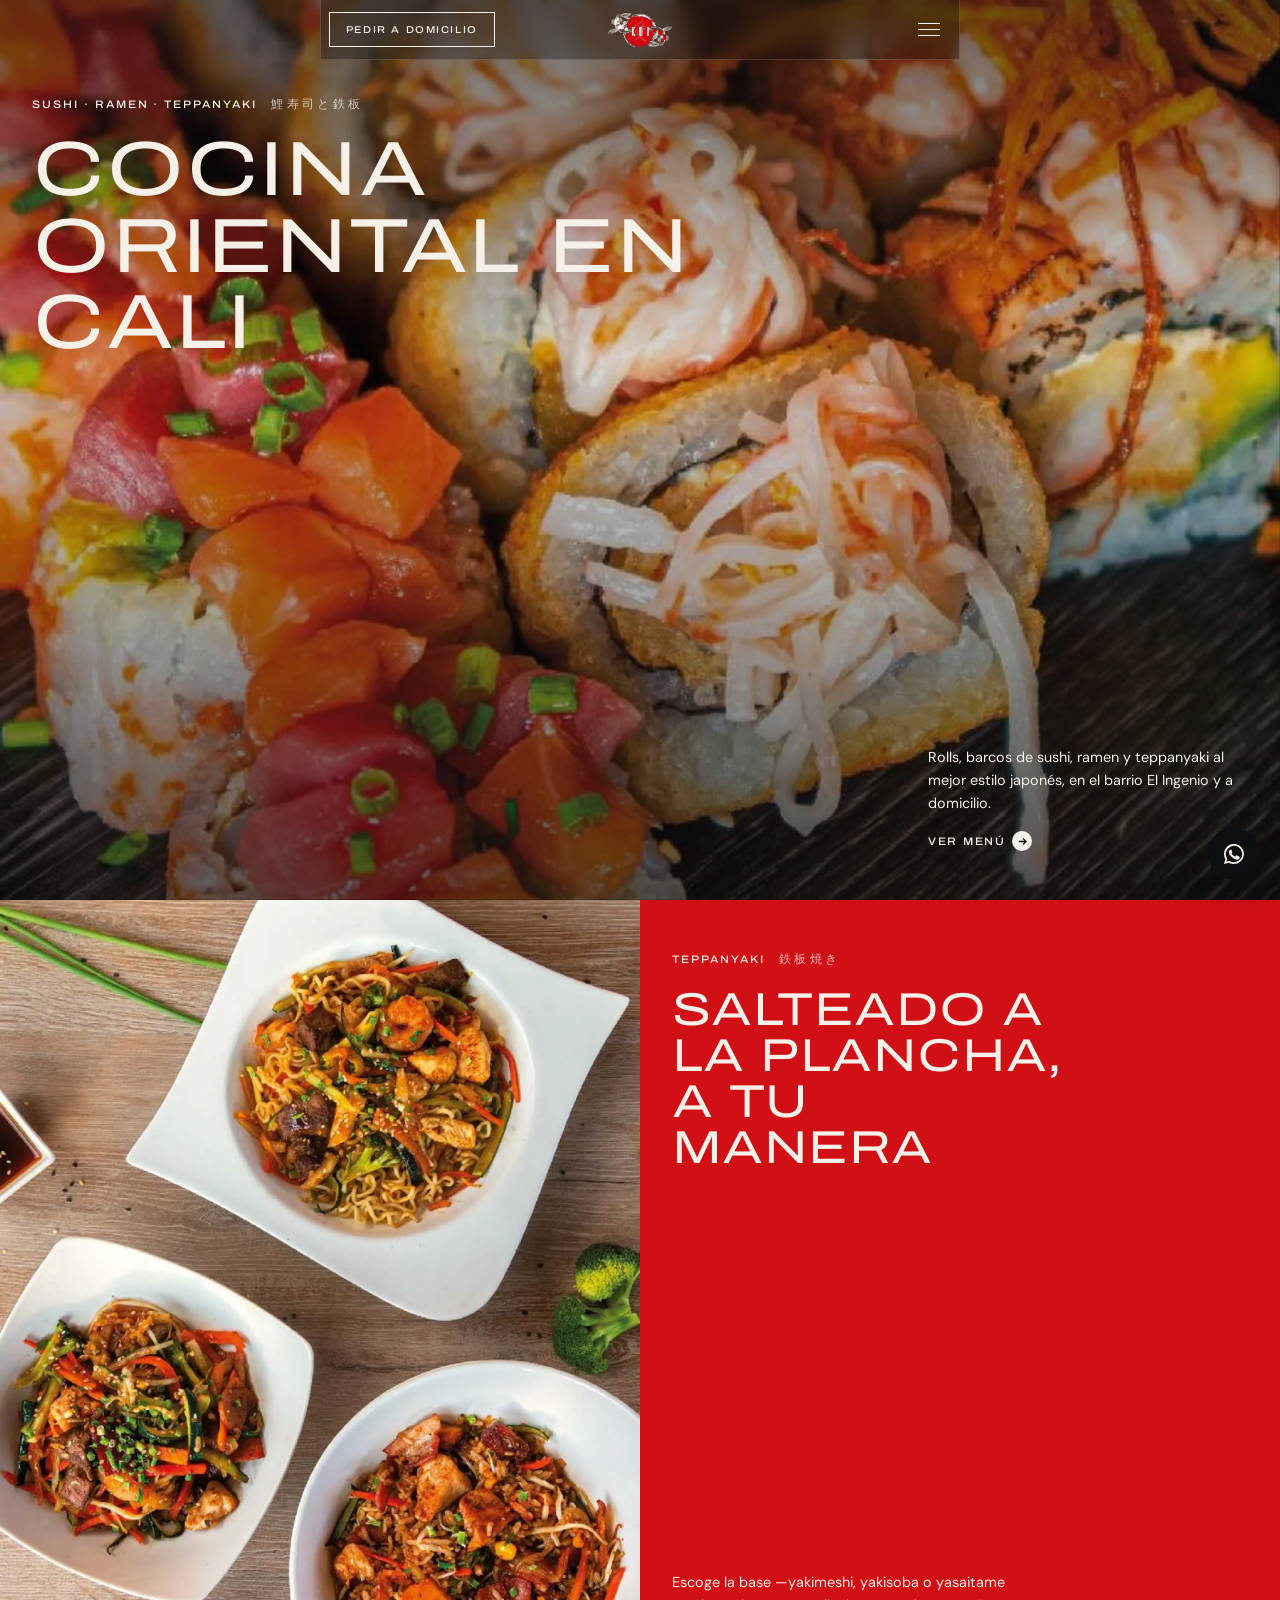
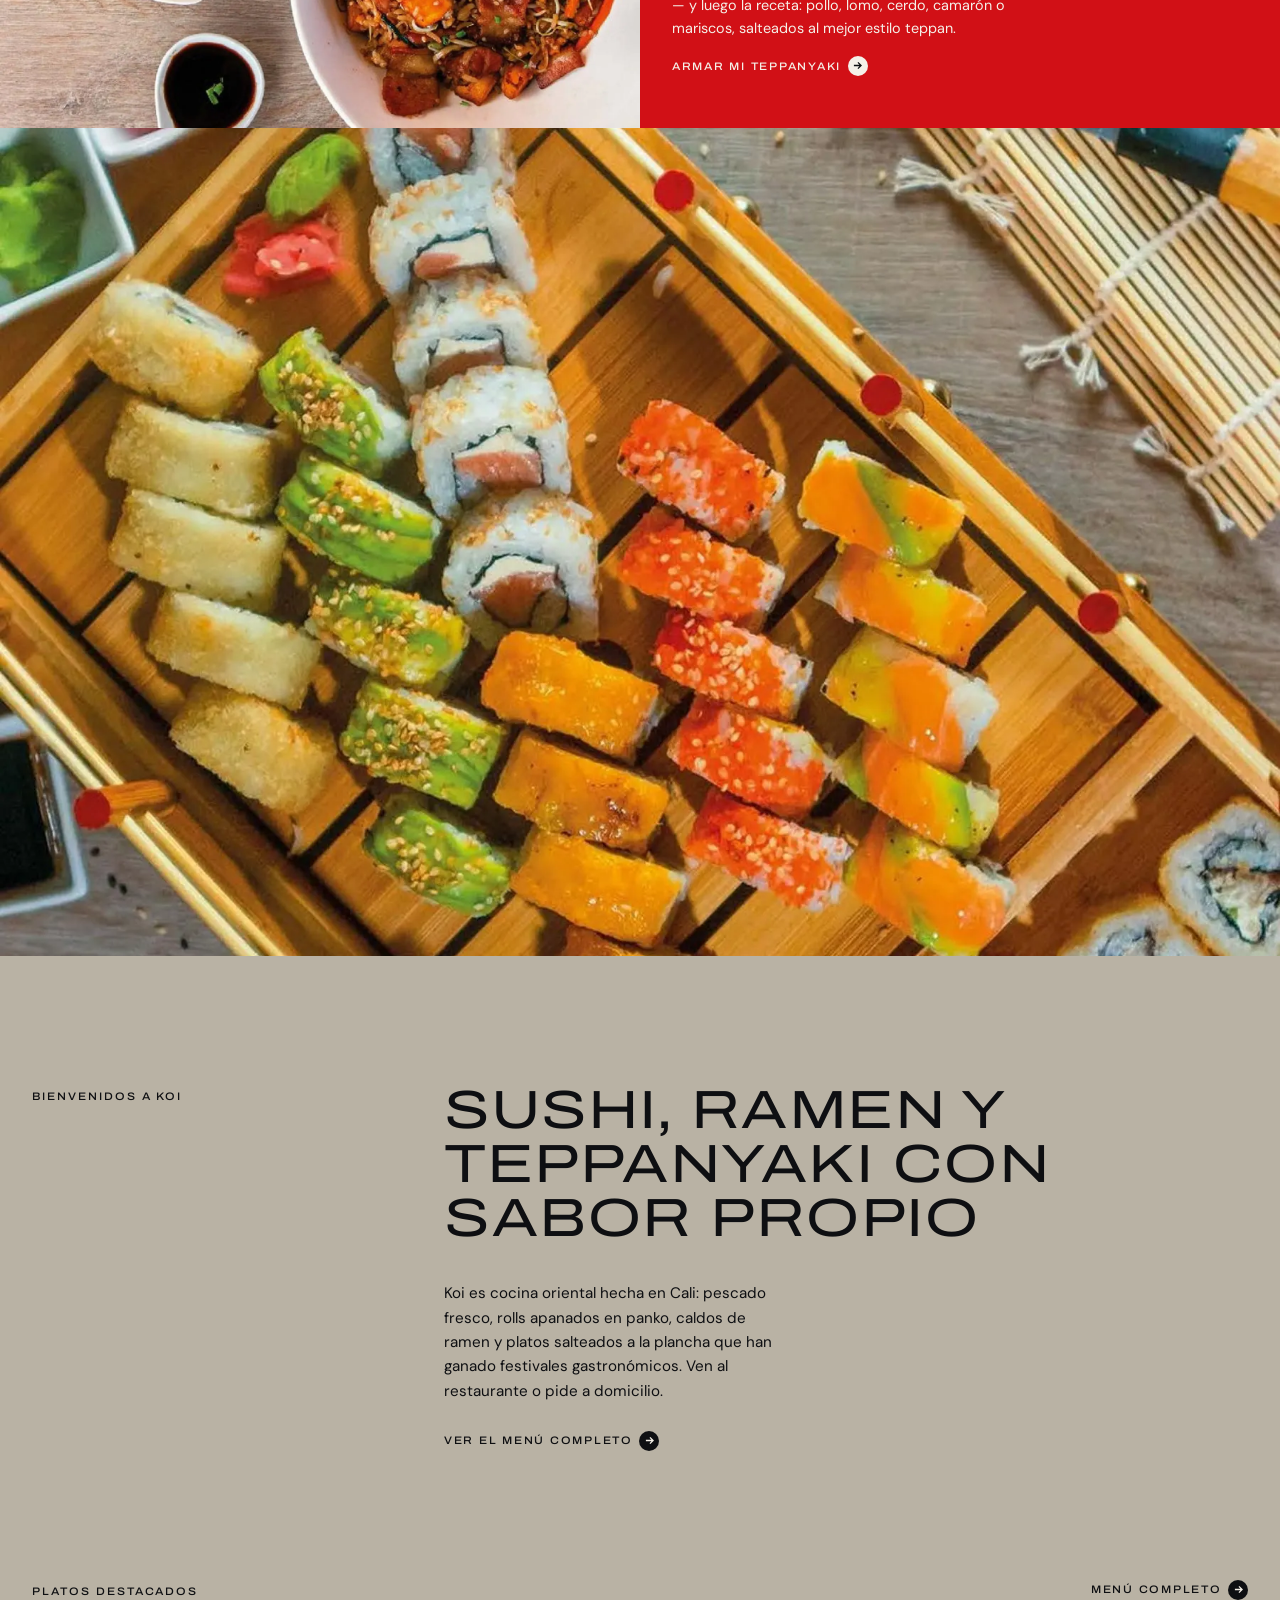
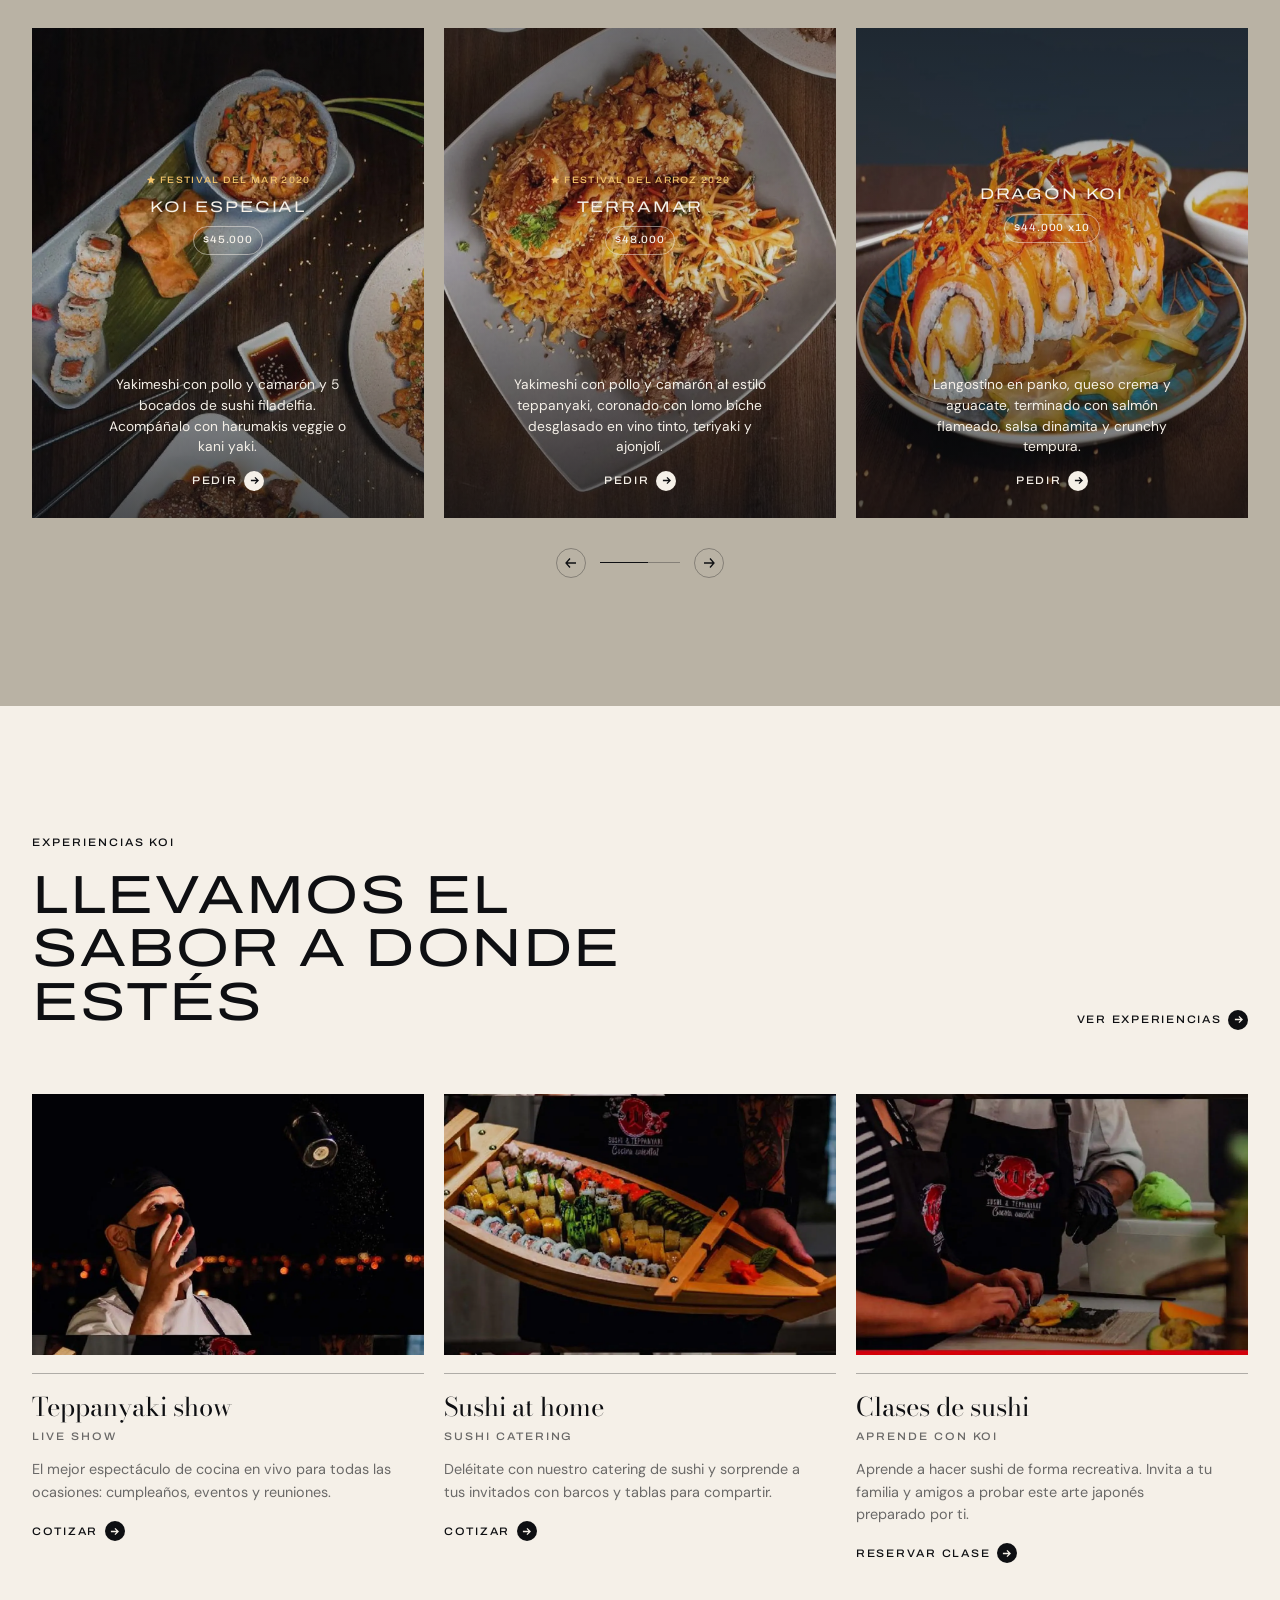
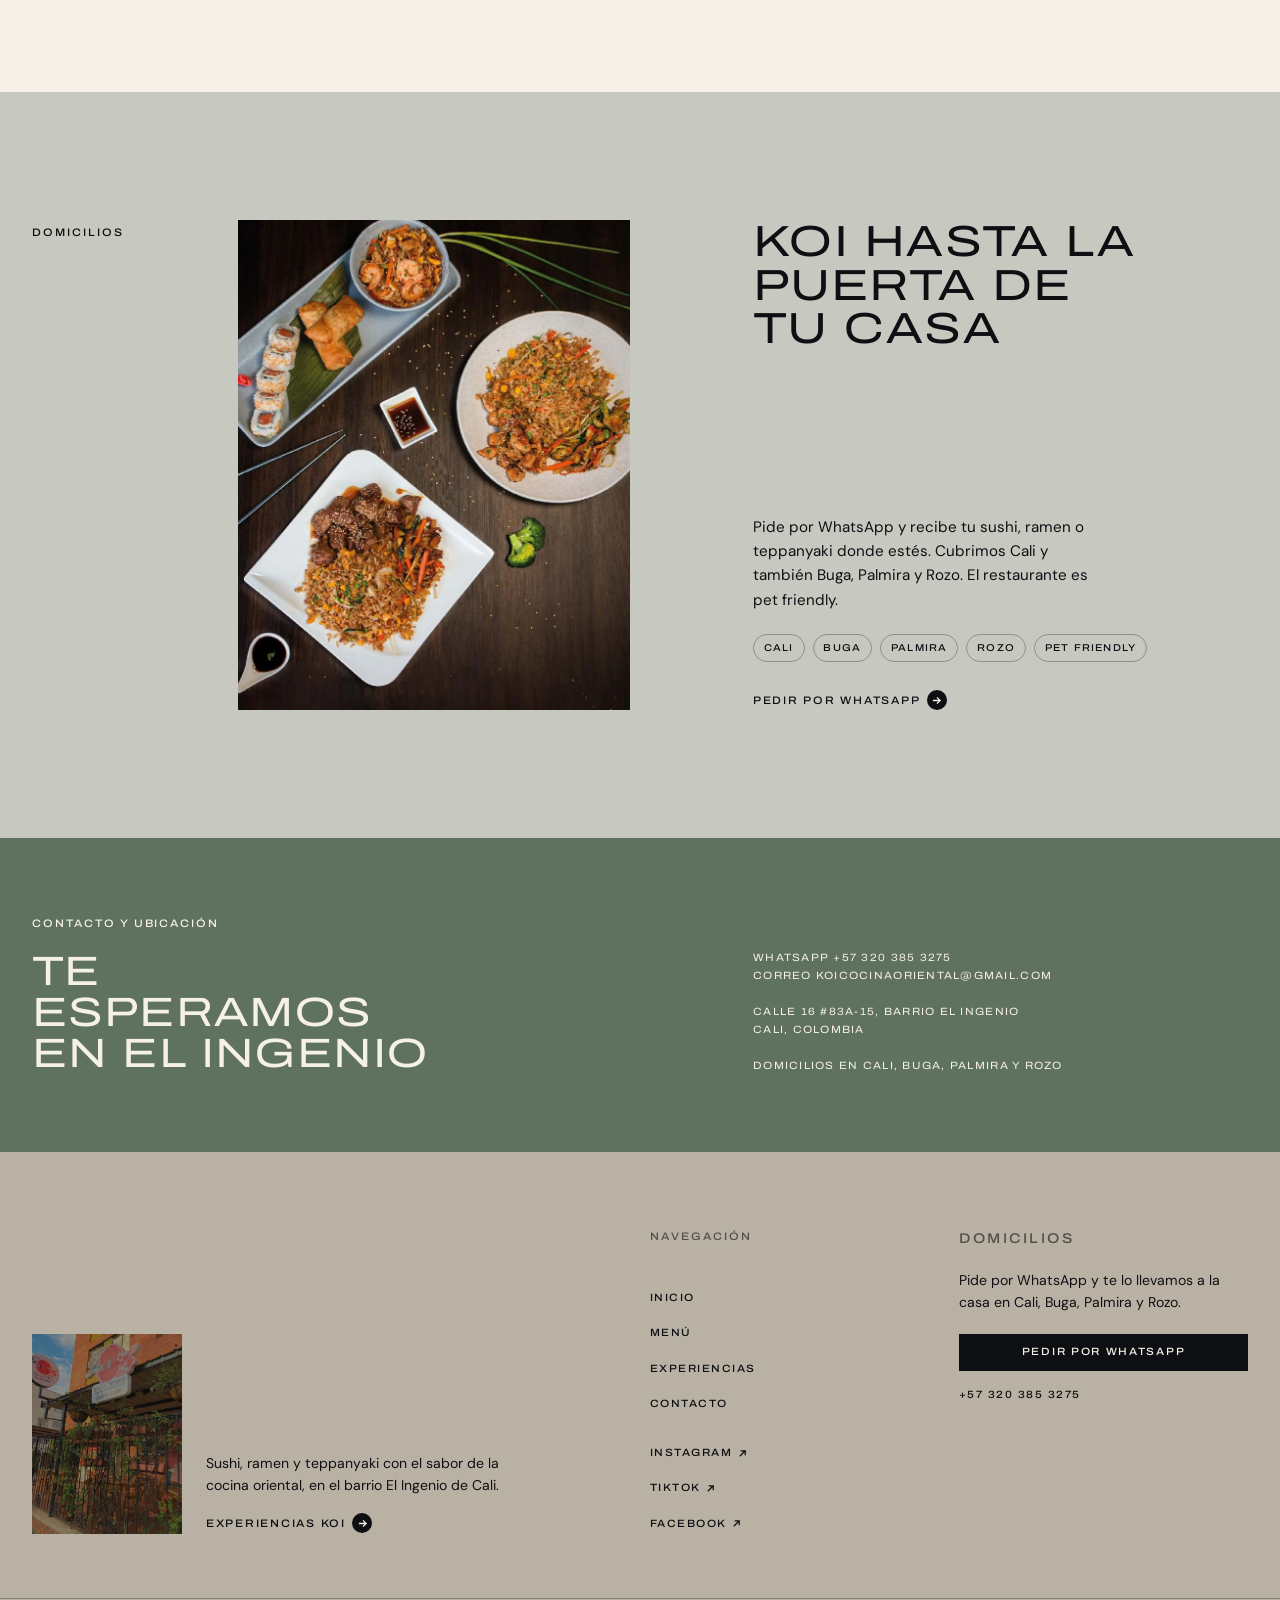
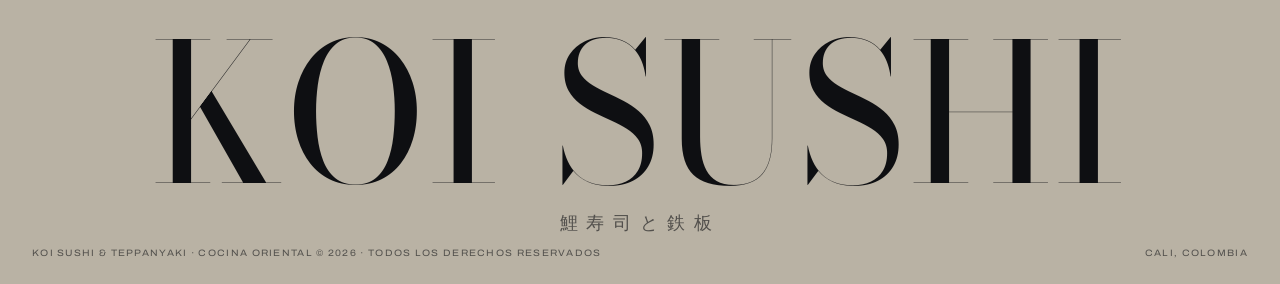
<file: index.html>
<!DOCTYPE html>
<html lang="es">
<head>
  <meta charset="UTF-8">
  <meta name="viewport" content="width=device-width, initial-scale=1, viewport-fit=cover">
  <title>Koi Sushi &amp; Teppanyaki · Cocina oriental en Cali</title>
  <meta name="description" content="Sushi, ramen y teppanyaki en el barrio El Ingenio, Cali. Rolls, barcos de sushi, ramen, platos especiales ganadores de festivales, catering y domicilios.">
  <meta name="theme-color" content="#0E0F12">
  <link rel="icon" type="image/png" href="img/favicon.png">
  <link rel="apple-touch-icon" href="img/favicon.png">
  <link rel="preconnect" href="https://fonts.googleapis.com">
  <link rel="preconnect" href="https://fonts.gstatic.com" crossorigin>
  <link rel="preload" as="image" href="img/sushi-especial-m.webp" type="image/webp" media="(max-width: 767px)">
  <link rel="preload" as="image" href="img/sushi-especial.webp" type="image/webp" media="(min-width: 768px)">
  <link rel="preload" as="style" href="https://fonts.googleapis.com/css2?family=Archivo:wdth,wght@110,400;110,500;125,400;125,500&family=Bodoni+Moda:wght@400&family=DM+Sans:wght@300;400;500&display=swap">
  <link rel="stylesheet" href="https://fonts.googleapis.com/css2?family=Archivo:wdth,wght@110,400;110,500;125,400;125,500&family=Bodoni+Moda:wght@400&family=DM+Sans:wght@300;400;500&display=swap" media="print" onload="this.media='all'">
  <noscript><link rel="stylesheet" href="https://fonts.googleapis.com/css2?family=Archivo:wdth,wght@110,400;110,500;125,400;125,500&family=Bodoni+Moda:wght@400&family=DM+Sans:wght@300;400;500&display=swap"></noscript>
  <link rel="stylesheet" href="css/style.css">
  <meta property="og:title" content="Koi Sushi &amp; Teppanyaki · Cocina oriental en Cali">
  <meta property="og:description" content="Sushi, ramen y teppanyaki en el barrio El Ingenio, Cali. Rolls, barcos de sushi, ramen, platos especiales ganadores de festivales, catering y domicilios.">
  <meta property="og:image" content="img/sushi-especial-m.jpg">
  <meta property="og:type" content="website">
</head>
<body class="page-inicio">
  <div class="preloader" aria-hidden="true"><p>Sushi, ramen y teppanyaki.<br><em>Cocina oriental</em> en Cali.</p></div>
  <header class="header">
    <div class="header__bar">
      <a class="btn-outline header__cta" href="https://wa.me/573203853275?text=Hola,%20Koi.%20Quiero%20hacer%20un%20pedido%2C%20%C2%BFme%20comparten%20el%20men%C3%BA%3F" target="_blank" rel="noopener"><span class="full">Pedir a domicilio</span><span class="short">Pedir</span></a>
      <a class="header__logo" href="index.html" aria-label="Koi Sushi &amp; Teppanyaki, inicio">
        <img class="light" src="img/marca-blanca.png" alt="Koi" width="700" height="369">
        <img class="dark" src="img/marca-color.png" alt="" width="700" height="369">
      </a>
      <button class="header__burger" aria-label="Abrir menú" aria-expanded="false" aria-controls="nav"><span></span></button>
    </div>
  </header>
  <div class="nav__scrim"></div>
  <nav class="nav" id="nav" aria-label="Principal">
    <div class="nav__panel">
      <div class="nav__links">
        <a href="index.html">Inicio</a>
        <a href="menu.html">Menú</a>
        <a href="experiencias.html">Experiencias</a>
        <a href="contacto.html">Contacto</a>
      </div>
      <div class="nav__ext">
        <a class="arrow-link ext" href="https://www.instagram.com/koisushiyteppan/" target="_blank" rel="noopener">Instagram <span class="ic"><svg viewBox="0 0 10 10" fill="none" stroke-width="1.4"><path d="M2 8 8 2M3 2h5v5"/></svg></span></a>
        <a class="arrow-link ext" href="https://www.tiktok.com/@koisushiyteppan" target="_blank" rel="noopener">TikTok <span class="ic"><svg viewBox="0 0 10 10" fill="none" stroke-width="1.4"><path d="M2 8 8 2M3 2h5v5"/></svg></span></a>
        <a class="arrow-link ext" href="https://wa.me/573203853275?text=Hola,%20Koi.%20Quiero%20hacer%20un%20pedido%2C%20%C2%BFme%20comparten%20el%20men%C3%BA%3F" target="_blank" rel="noopener">WhatsApp <span class="ic"><svg viewBox="0 0 10 10" fill="none" stroke-width="1.4"><path d="M2 8 8 2M3 2h5v5"/></svg></span></a>
      </div>
      <div class="nav__media">
        <picture>
          <source type="image/webp" media="(max-width: 767px)" srcset="img/barco-sushi-m.webp">
          <source type="image/webp" srcset="img/barco-sushi.webp">
          <source media="(max-width: 767px)" srcset="img/barco-sushi-m.jpg">
          <img src="img/barco-sushi.jpg" alt="Barco de sushi de Koi" loading="lazy" decoding="async">
        </picture>
        <div class="cap"><span class="label">Sushi · Ramen · Teppanyaki</span><img src="img/logo-blanco.png" alt=""><span class="label">El Ingenio · Cali</span></div>
      </div>
    </div>
  </nav>

  <main>
    <section class="hero">
      <div class="hero__media">
        <picture>
          <source type="image/webp" media="(max-width: 767px)" srcset="img/sushi-especial-m.webp">
          <source type="image/webp" srcset="img/sushi-especial.webp">
          <source media="(max-width: 767px)" srcset="img/sushi-especial-m.jpg">
          <img src="img/sushi-especial.jpg" alt="Rolls de sushi especial de Koi" fetchpriority="high" decoding="async">
        </picture>
      </div>
      <p class="label hero__label reveal">Sushi · Ramen · Teppanyaki <span class="jp">鯉寿司と鉄板</span></p>
      <h1 class="hero__title reveal reveal-d1">Cocina oriental en Cali</h1>
      <div class="hero__foot reveal reveal-d2">
        <div>
          <p class="lede">Rolls, barcos de sushi, ramen y teppanyaki al mejor estilo japonés, en el barrio El Ingenio y a domicilio.</p>
          <a class="arrow-link on-dark" href="menu.html">Ver menú <span class="ic"><svg viewBox="0 0 10 10" fill="none" stroke-width="1.4"><path d="M1 5h8M5.5 1.5 9 5l-3.5 3.5"/></svg></span></a>
        </div>
      </div>
    </section>

    <section class="split">
      <div class="split__media">
        <picture>
          <source type="image/webp" media="(max-width: 767px)" srcset="img/teppanyaki-m.webp">
          <source type="image/webp" srcset="img/teppanyaki.webp">
          <source media="(max-width: 767px)" srcset="img/teppanyaki-m.jpg">
          <img src="img/teppanyaki.jpg" alt="Platos de teppanyaki recién salteados" loading="lazy" decoding="async">
        </picture>
      </div>
      <div class="split__panel">
        <div>
          <p class="label reveal">Teppanyaki <span class="jp">鉄板焼き</span></p>
          <h2 class="reveal reveal-d1">Salteado a la plancha, a tu manera</h2>
        </div>
        <div class="split__foot reveal reveal-d2">
          <p class="lede">Escoge la base —yakimeshi, yakisoba o yasaitame— y luego la receta: pollo, lomo, cerdo, camarón o mariscos, salteados al mejor estilo teppan.</p>
          <a class="arrow-link on-dark" href="menu.html#teppanyaki">Armar mi teppanyaki <span class="ic"><svg viewBox="0 0 10 10" fill="none" stroke-width="1.4"><path d="M1 5h8M5.5 1.5 9 5l-3.5 3.5"/></svg></span></a>
        </div>
      </div>
    </section>

    <section class="full-image">
      <picture>
        <source type="image/webp" media="(max-width: 767px)" srcset="img/tabla-sushi-m.webp">
        <source type="image/webp" srcset="img/tabla-sushi.webp">
        <source media="(max-width: 767px)" srcset="img/tabla-sushi-m.jpg">
        <img src="img/tabla-sushi.jpg" alt="Tabla de sushi con rolls variados" loading="lazy" decoding="async">
      </picture>
    </section>

    <section class="intro on-sand">
      <div class="grid">
        <p class="label intro__label reveal">Bienvenidos a Koi</p>
        <div class="intro__body">
          <h2 class="reveal">Sushi, ramen y teppanyaki con sabor propio</h2>
          <p class="lede reveal reveal-d1">Koi es cocina oriental hecha en Cali: pescado fresco, rolls apanados en panko, caldos de ramen y platos salteados a la plancha que han ganado festivales gastronómicos. Ven al restaurante o pide a domicilio.</p>
          <a class="arrow-link on-light reveal reveal-d2" href="menu.html">Ver el menú completo <span class="ic"><svg viewBox="0 0 10 10" fill="none" stroke-width="1.4"><path d="M1 5h8M5.5 1.5 9 5l-3.5 3.5"/></svg></span></a>
        </div>
      </div>
    </section>

    <section class="cards on-sand">
      <div class="cards__head reveal">
        <p class="label">Platos destacados</p>
        <a class="arrow-link on-light" href="menu.html">Menú completo <span class="ic"><svg viewBox="0 0 10 10" fill="none" stroke-width="1.4"><path d="M1 5h8M5.5 1.5 9 5l-3.5 3.5"/></svg></span></a>
      </div>
      <div class="cards__track reveal reveal-d1">
        <article class="card">
          <picture>
            <source type="image/webp" srcset="img/card-koi-especial.webp">
            <img src="img/card-koi-especial.jpg" alt="Koi especial" loading="lazy" decoding="async">
          </picture>
          <div class="card__head"><span class="card__badge"><svg viewBox="0 0 24 24" fill="currentColor"><path d="m12 2 2.9 6.6 7.1.7-5.4 4.8 1.6 7L12 17.4 5.8 21l1.6-7L2 9.3l7.1-.7z"/></svg> Festival del Mar 2020</span><h3 class="h3 card__title">Koi especial</h3><span class="card__price">$45.000</span></div>
          <div>
            <p class="card__text">Yakimeshi con pollo y camarón y 5 bocados de sushi filadelfia. Acompáñalo con harumakis veggie o kani yaki.</p>
            <a class="arrow-link on-dark" href="https://wa.me/573203853275?text=Hola,%20Koi.%20Quiero%20hacer%20un%20pedido%2C%20%C2%BFme%20comparten%20el%20men%C3%BA%3F" target="_blank" rel="noopener">Pedir <span class="ic"><svg viewBox="0 0 10 10" fill="none" stroke-width="1.4"><path d="M1 5h8M5.5 1.5 9 5l-3.5 3.5"/></svg></span></a>
          </div>
        </article>
        <article class="card">
          <picture>
            <source type="image/webp" srcset="img/card-terramar.webp">
            <img src="img/card-terramar.jpg" alt="Terramar" loading="lazy" decoding="async">
          </picture>
          <div class="card__head"><span class="card__badge"><svg viewBox="0 0 24 24" fill="currentColor"><path d="m12 2 2.9 6.6 7.1.7-5.4 4.8 1.6 7L12 17.4 5.8 21l1.6-7L2 9.3l7.1-.7z"/></svg> Festival del Arroz 2020</span><h3 class="h3 card__title">Terramar</h3><span class="card__price">$48.000</span></div>
          <div>
            <p class="card__text">Yakimeshi con pollo y camarón al estilo teppanyaki, coronado con lomo biche desglasado en vino tinto, teriyaki y ajonjolí.</p>
            <a class="arrow-link on-dark" href="https://wa.me/573203853275?text=Hola,%20Koi.%20Quiero%20hacer%20un%20pedido%2C%20%C2%BFme%20comparten%20el%20men%C3%BA%3F" target="_blank" rel="noopener">Pedir <span class="ic"><svg viewBox="0 0 10 10" fill="none" stroke-width="1.4"><path d="M1 5h8M5.5 1.5 9 5l-3.5 3.5"/></svg></span></a>
          </div>
        </article>
        <article class="card">
          <picture>
            <source type="image/webp" srcset="img/card-dragon-koi.webp">
            <img src="img/card-dragon-koi.jpg" alt="Dragón Koi" loading="lazy" decoding="async">
          </picture>
          <div class="card__head"><h3 class="h3 card__title">Dragón Koi</h3><span class="card__price">$44.000 x10</span></div>
          <div>
            <p class="card__text">Langostino en panko, queso crema y aguacate, terminado con salmón flameado, salsa dinamita y crunchy tempura.</p>
            <a class="arrow-link on-dark" href="https://wa.me/573203853275?text=Hola,%20Koi.%20Quiero%20hacer%20un%20pedido%2C%20%C2%BFme%20comparten%20el%20men%C3%BA%3F" target="_blank" rel="noopener">Pedir <span class="ic"><svg viewBox="0 0 10 10" fill="none" stroke-width="1.4"><path d="M1 5h8M5.5 1.5 9 5l-3.5 3.5"/></svg></span></a>
          </div>
        </article>
        <article class="card">
          <picture>
            <source type="image/webp" srcset="img/card-tonkotsu.webp">
            <img src="img/card-tonkotsu.jpg" alt="Ramen tonkotsu" loading="lazy" decoding="async">
          </picture>
          <div class="card__head"><h3 class="h3 card__title">Ramen tonkotsu</h3><span class="card__price">$33.500</span></div>
          <div>
            <p class="card__text">Caldo asiático de vegetales con pasta, cerdo, cebollín y cilantro, terminado con ajonjolí. Pídelo con huevo cocido.</p>
            <a class="arrow-link on-dark" href="https://wa.me/573203853275?text=Hola,%20Koi.%20Quiero%20hacer%20un%20pedido%2C%20%C2%BFme%20comparten%20el%20men%C3%BA%3F" target="_blank" rel="noopener">Pedir <span class="ic"><svg viewBox="0 0 10 10" fill="none" stroke-width="1.4"><path d="M1 5h8M5.5 1.5 9 5l-3.5 3.5"/></svg></span></a>
          </div>
        </article>
        <article class="card">
          <picture>
            <source type="image/webp" srcset="img/card-sushi-especial.webp">
            <img src="img/card-sushi-especial.jpg" alt="Ojo de tigre" loading="lazy" decoding="async">
          </picture>
          <div class="card__head"><h3 class="h3 card__title">Ojo de tigre</h3><span class="card__price">$42.000 x10</span></div>
          <div>
            <p class="card__text">Atún, salmón y kanikama tempurados con aguacate, masago y ajonjolí, terminado con un dip de dinamita.</p>
            <a class="arrow-link on-dark" href="https://wa.me/573203853275?text=Hola,%20Koi.%20Quiero%20hacer%20un%20pedido%2C%20%C2%BFme%20comparten%20el%20men%C3%BA%3F" target="_blank" rel="noopener">Pedir <span class="ic"><svg viewBox="0 0 10 10" fill="none" stroke-width="1.4"><path d="M1 5h8M5.5 1.5 9 5l-3.5 3.5"/></svg></span></a>
          </div>
        </article>
      </div>
      <div class="cards__nav">
        <button data-prev aria-label="Anterior"><svg viewBox="0 0 12 12" fill="none" stroke="currentColor" stroke-width="1.3"><path d="M11 6H1M5 1.5 1 6l4 4.5"/></svg></button>
        <div class="cards__bar"><i></i></div>
        <button data-next aria-label="Siguiente"><svg viewBox="0 0 12 12" fill="none" stroke="currentColor" stroke-width="1.3"><path d="M1 6h10M7 1.5 11 6l-4 4.5"/></svg></button>
      </div>
    </section>

    <section class="exp on-cream">
      <div class="exp__head reveal">
        <div>
          <p class="label">Experiencias Koi</p>
          <h2>Llevamos el sabor a donde estés</h2>
        </div>
        <a class="arrow-link on-light" href="experiencias.html">Ver experiencias <span class="ic"><svg viewBox="0 0 10 10" fill="none" stroke-width="1.4"><path d="M1 5h8M5.5 1.5 9 5l-3.5 3.5"/></svg></span></a>
      </div>
      <div class="exp__grid">
        <article class="exp-item reveal">
          <picture>
            <source type="image/webp" srcset="img/chef-teppanyaki.webp">
            <img src="img/chef-teppanyaki.jpg" alt="Chef de Koi en un show de teppanyaki" loading="lazy" decoding="async">
          </picture>
          <div class="exp-item__body">
            <h3 class="exp-item__title">Teppanyaki show</h3>
            <span class="label exp-item__sub">Live show</span>
            <p class="exp-item__text">El mejor espectáculo de cocina en vivo para todas las ocasiones: cumpleaños, eventos y reuniones.</p>
            <a class="arrow-link on-light" href="https://wa.me/573203853275?text=Hola%2C%20Koi.%20Quiero%20informaci%C3%B3n%20sobre%20catering%20y%20teppanyaki%20show." target="_blank" rel="noopener">Cotizar <span class="ic"><svg viewBox="0 0 10 10" fill="none" stroke-width="1.4"><path d="M1 5h8M5.5 1.5 9 5l-3.5 3.5"/></svg></span></a>
          </div>
        </article>
        <article class="exp-item reveal reveal-d1">
          <picture>
            <source type="image/webp" srcset="img/sushi-en-casa.webp">
            <img src="img/sushi-en-casa.jpg" alt="Barco de sushi para catering" loading="lazy" decoding="async">
          </picture>
          <div class="exp-item__body">
            <h3 class="exp-item__title">Sushi at home</h3>
            <span class="label exp-item__sub">Sushi catering</span>
            <p class="exp-item__text">Deléitate con nuestro catering de sushi y sorprende a tus invitados con barcos y tablas para compartir.</p>
            <a class="arrow-link on-light" href="https://wa.me/573203853275?text=Hola%2C%20Koi.%20Quiero%20informaci%C3%B3n%20sobre%20catering%20y%20teppanyaki%20show." target="_blank" rel="noopener">Cotizar <span class="ic"><svg viewBox="0 0 10 10" fill="none" stroke-width="1.4"><path d="M1 5h8M5.5 1.5 9 5l-3.5 3.5"/></svg></span></a>
          </div>
        </article>
        <article class="exp-item reveal reveal-d2">
          <picture>
            <source type="image/webp" srcset="img/clases-sushi.webp">
            <img src="img/clases-sushi.jpg" alt="Clase de sushi en Koi" loading="lazy" decoding="async">
          </picture>
          <div class="exp-item__body">
            <h3 class="exp-item__title">Clases de sushi</h3>
            <span class="label exp-item__sub">Aprende con Koi</span>
            <p class="exp-item__text">Aprende a hacer sushi de forma recreativa. Invita a tu familia y amigos a probar este arte japonés preparado por ti.</p>
            <a class="arrow-link on-light" href="https://wa.me/573203853275?text=Hola%2C%20Koi.%20Quiero%20informaci%C3%B3n%20sobre%20las%20clases%20de%20sushi." target="_blank" rel="noopener">Reservar clase <span class="ic"><svg viewBox="0 0 10 10" fill="none" stroke-width="1.4"><path d="M1 5h8M5.5 1.5 9 5l-3.5 3.5"/></svg></span></a>
          </div>
        </article>
      </div>
    </section>

    <section class="about on-mist">
      <div class="grid">
        <p class="label about__label reveal">Domicilios</p>
        <div class="about__media reveal reveal-d1">
          <picture>
            <source type="image/webp" media="(max-width: 767px)" srcset="img/koi-especial-m.webp">
            <source type="image/webp" srcset="img/koi-especial.webp">
            <source media="(max-width: 767px)" srcset="img/koi-especial-m.jpg">
            <img src="img/koi-especial.jpg" alt="Koi especial: yakimeshi, harumakis y sushi filadelfia" loading="lazy" decoding="async">
          </picture>
        </div>
        <div class="about__body">
          <h2 class="reveal">Koi hasta la puerta de tu casa</h2>
          <p class="lede reveal reveal-d1">Pide por WhatsApp y recibe tu sushi, ramen o teppanyaki donde estés. Cubrimos Cali y también Buga, Palmira y Rozo. El restaurante es pet friendly.</p>
          <ul class="pill-list reveal reveal-d2">
            <li>Cali</li><li>Buga</li><li>Palmira</li><li>Rozo</li><li>Pet friendly</li>
          </ul>
          <a class="arrow-link on-light reveal reveal-d2" href="https://wa.me/573203853275?text=Hola,%20Koi.%20Quiero%20hacer%20un%20pedido%2C%20%C2%BFme%20comparten%20el%20men%C3%BA%3F" target="_blank" rel="noopener">Pedir por WhatsApp <span class="ic"><svg viewBox="0 0 10 10" fill="none" stroke-width="1.4"><path d="M1 5h8M5.5 1.5 9 5l-3.5 3.5"/></svg></span></a>
        </div>
      </div>
    </section>
  </main>
  <section class="contact-band">
    <div class="grid">
      <div class="contact-band__title reveal">
        <p class="label">Contacto y ubicación</p>
        <h2>Te esperamos en El Ingenio</h2>
      </div>
      <div class="contact-band__info reveal reveal-d1">
        <p>WhatsApp <a href="https://wa.me/573203853275?text=Hola,%20Koi.%20Quiero%20hacer%20un%20pedido%2C%20%C2%BFme%20comparten%20el%20men%C3%BA%3F" target="_blank" rel="noopener">+57 320 385 3275</a><br>Correo <a href="mailto:koicocinaoriental@gmail.com">koicocinaoriental@gmail.com</a></p>
        <p><a href="https://www.google.com/maps/search/?api=1&query=Calle+16+%2383A-15%2C+Cali%2C+Colombia" target="_blank" rel="noopener">Calle 16 #83A-15, barrio El Ingenio<br>Cali, Colombia</a></p>
        <p>Domicilios en Cali, Buga, Palmira y Rozo</p>
      </div>
    </div>
  </section>

  <footer class="footer">
    <div class="footer__top">
      <div class="footer__brand reveal">
        <picture>
          <source type="image/webp" srcset="img/fachada-m.webp">
          <img src="img/fachada-m.jpg" alt="Fachada del restaurante Koi en el barrio El Ingenio" loading="lazy" decoding="async" width="150" height="200">
        </picture>
        <div>
          <p>Sushi, ramen y teppanyaki con el sabor de la cocina oriental, en el barrio El Ingenio de Cali.</p>
          <a class="arrow-link on-light" href="experiencias.html">Experiencias Koi <span class="ic"><svg viewBox="0 0 10 10" fill="none" stroke-width="1.4"><path d="M1 5h8M5.5 1.5 9 5l-3.5 3.5"/></svg></span></a>
        </div>
      </div>
      <div class="footer__nav reveal reveal-d1">
        <p class="label footer__col-title">Navegación</p>
        <ul>
          <li><a href="index.html">Inicio</a></li>
          <li><a href="menu.html">Menú</a></li>
          <li><a href="experiencias.html">Experiencias</a></li>
          <li><a href="contacto.html">Contacto</a></li>
        </ul>
        <ul>
          <li><a href="https://www.instagram.com/koisushiyteppan/" target="_blank" rel="noopener">Instagram <svg viewBox="0 0 10 10" fill="none" stroke="currentColor" stroke-width="1.4"><path d="M2 8 8 2M3 2h5v5"/></svg></a></li>
          <li><a href="https://www.tiktok.com/@koisushiyteppan" target="_blank" rel="noopener">TikTok <svg viewBox="0 0 10 10" fill="none" stroke="currentColor" stroke-width="1.4"><path d="M2 8 8 2M3 2h5v5"/></svg></a></li>
          <li><a href="https://www.facebook.com/Koicocinaoriental" target="_blank" rel="noopener">Facebook <svg viewBox="0 0 10 10" fill="none" stroke="currentColor" stroke-width="1.4"><path d="M2 8 8 2M3 2h5v5"/></svg></a></li>
        </ul>
      </div>
      <div class="footer__order reveal reveal-d2">
        <p class="label footer__col-title">Domicilios</p>
        <p>Pide por WhatsApp y te lo llevamos a la casa en Cali, Buga, Palmira y Rozo.</p>
        <a class="btn-solid" href="https://wa.me/573203853275?text=Hola,%20Koi.%20Quiero%20hacer%20un%20pedido%2C%20%C2%BFme%20comparten%20el%20men%C3%BA%3F" target="_blank" rel="noopener">Pedir por WhatsApp</a>
        <a class="tel" href="tel:+573203853275">+57 320 385 3275</a>
      </div>
    </div>
    <div class="footer__wordmark" aria-hidden="true">Koi Sushi<span class="jp">鯉寿司と鉄板</span></div>
    <div class="footer__legal">
      <span>Koi Sushi &amp; Teppanyaki · Cocina oriental © 2026 · Todos los derechos reservados</span>
      <span>Cali, Colombia</span>
    </div>
  </footer>
  <a class="wa-float" href="https://wa.me/573203853275?text=Hola,%20Koi.%20Quiero%20hacer%20un%20pedido%2C%20%C2%BFme%20comparten%20el%20men%C3%BA%3F" target="_blank" rel="noopener" aria-label="Escríbenos por WhatsApp"><svg viewBox="0 0 24 24" fill="currentColor"><path d="M12 2a10 10 0 0 0-8.6 15.1L2 22l5-1.3A10 10 0 1 0 12 2zm0 18.2a8.2 8.2 0 0 1-4.2-1.2l-.3-.2-3 .8.8-2.9-.2-.3A8.2 8.2 0 1 1 12 20.2zm4.5-6.1c-.2-.1-1.5-.7-1.7-.8s-.4-.1-.6.1-.6.8-.8 1-.3.2-.5.1a6.7 6.7 0 0 1-3.3-2.9c-.3-.4.2-.4.7-1.3.1-.2 0-.3 0-.4l-.8-1.8c-.2-.5-.4-.4-.6-.4h-.5a1 1 0 0 0-.7.3 3 3 0 0 0-.9 2.2 5.2 5.2 0 0 0 1.1 2.8 12 12 0 0 0 4.6 4c1.7.7 2.4.8 3.2.7a2.8 2.8 0 0 0 1.8-1.3 2.2 2.2 0 0 0 .2-1.3c-.1-.1-.3-.2-.5-.3z"/></svg></a>
  <script src="js/main.js" defer></script>
</body>
</html>
</file>
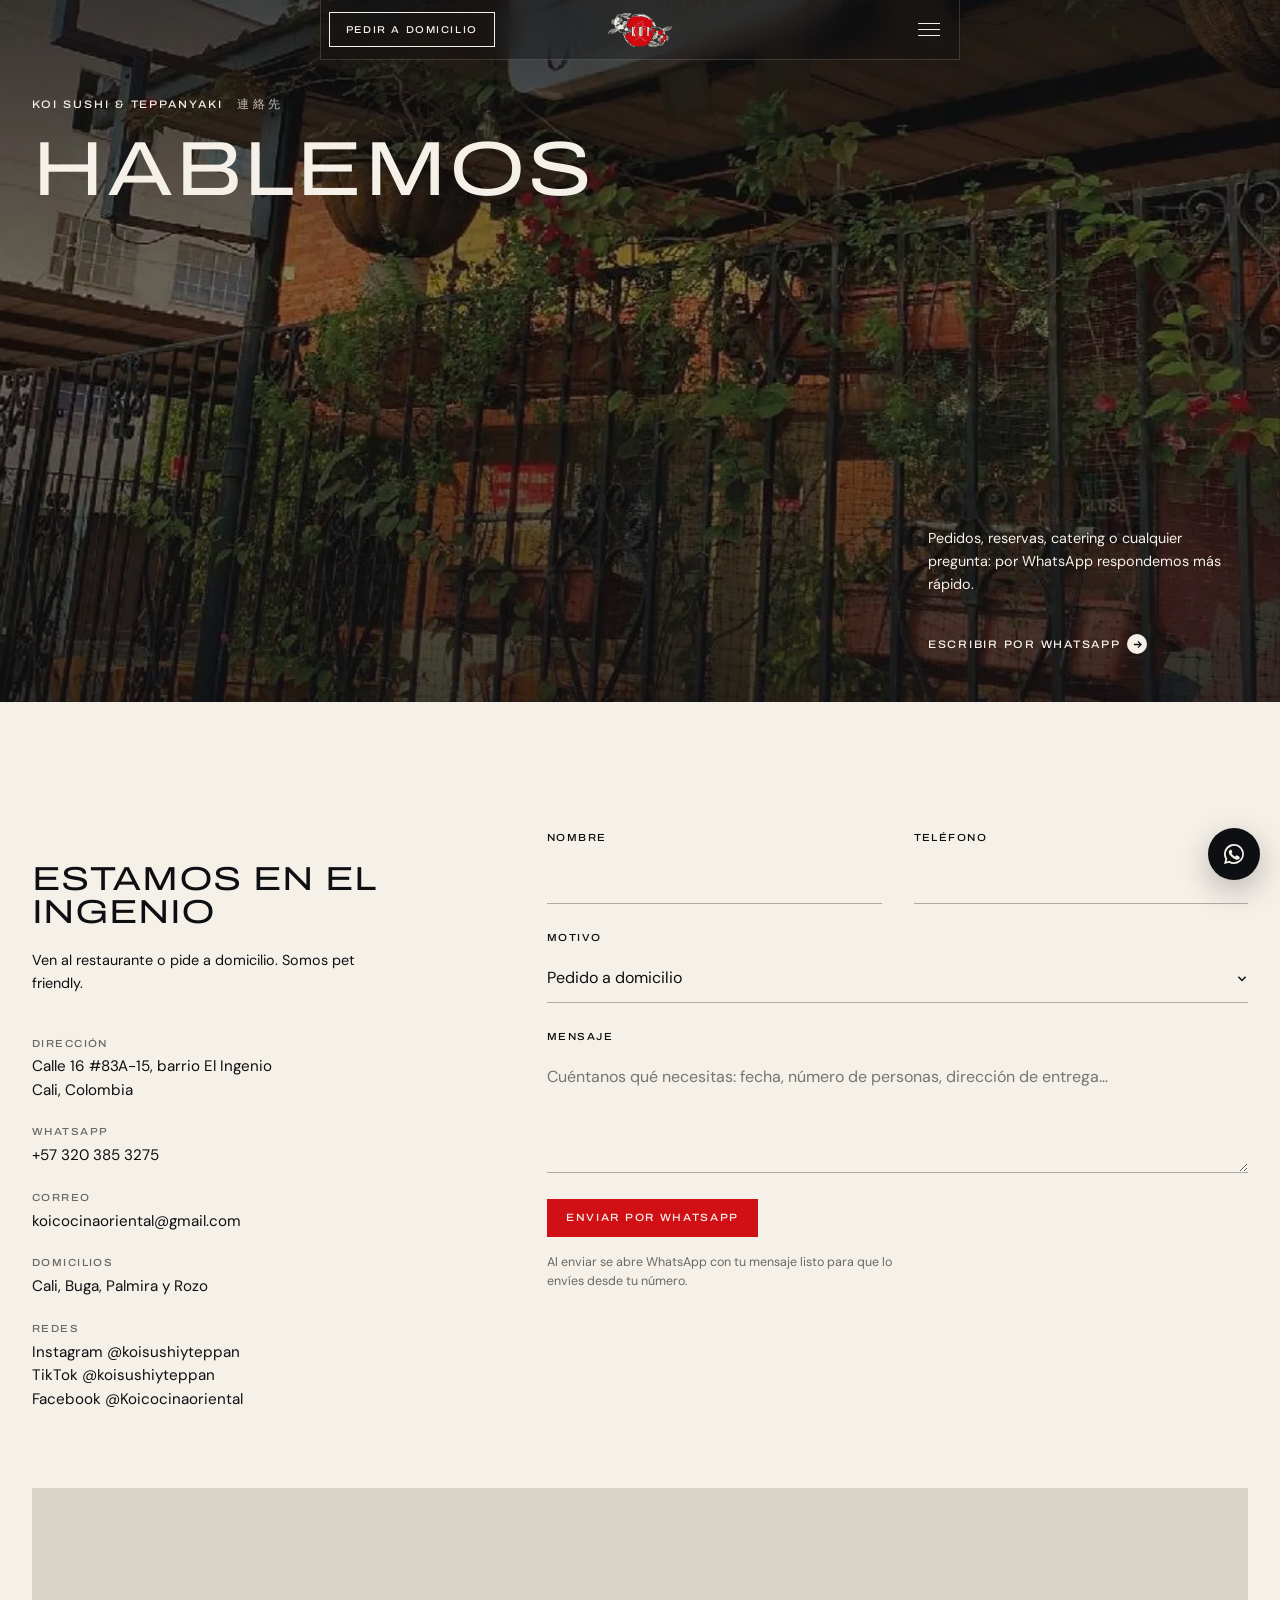
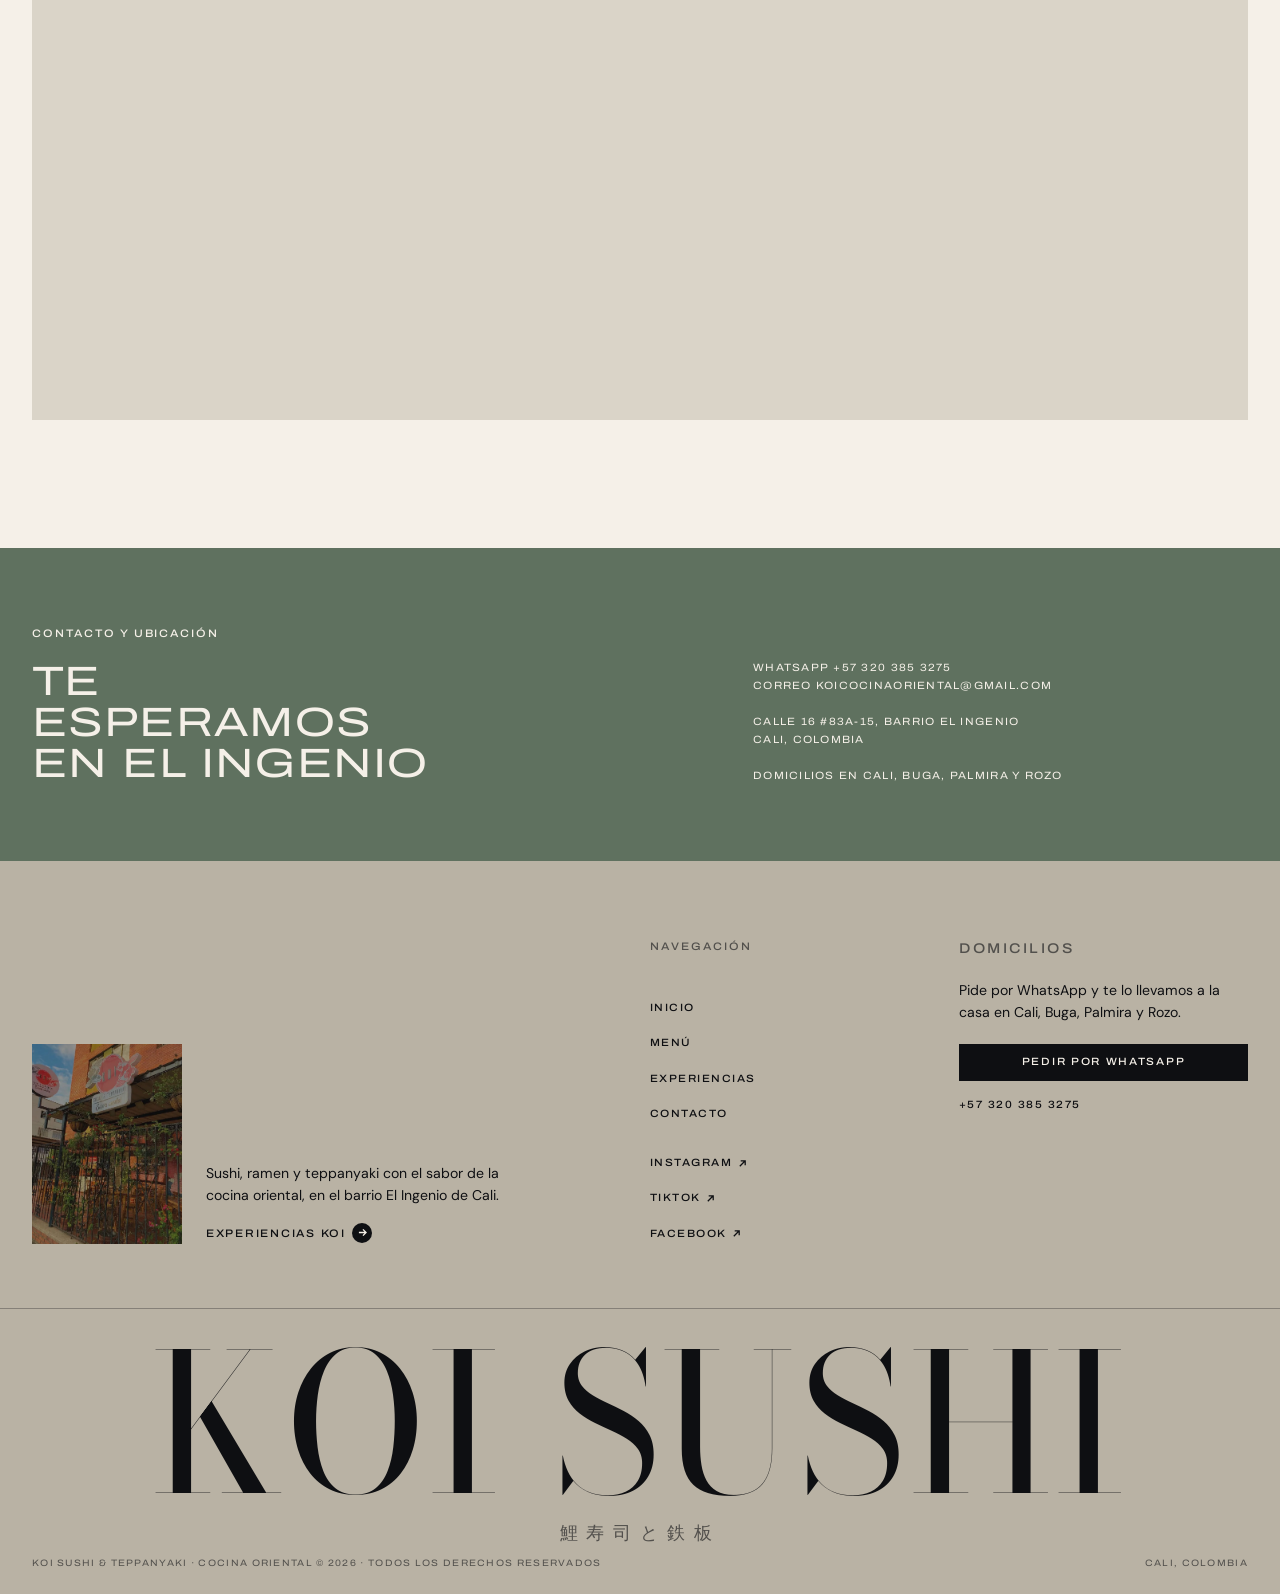
<file: contacto.html>
<!DOCTYPE html>
<html lang="es">
<head>
  <meta charset="UTF-8">
  <meta name="viewport" content="width=device-width, initial-scale=1, viewport-fit=cover">
  <title>Contacto · Koi Sushi &amp; Teppanyaki, Cali</title>
  <meta name="description" content="Escríbenos por WhatsApp al +57 320 385 3275 o visítanos en la Calle 16 #83A-15, barrio El Ingenio, Cali. Domicilios en Cali, Buga, Palmira y Rozo.">
  <meta name="theme-color" content="#0E0F12">
  <link rel="icon" type="image/png" href="img/favicon.png">
  <link rel="apple-touch-icon" href="img/favicon.png">
  <link rel="preconnect" href="https://fonts.googleapis.com">
  <link rel="preconnect" href="https://fonts.gstatic.com" crossorigin>
  <link rel="preload" as="image" href="img/fachada-m.webp" type="image/webp" media="(max-width: 767px)">
  <link rel="preload" as="image" href="img/fachada.webp" type="image/webp" media="(min-width: 768px)">
  <link rel="preload" as="style" href="https://fonts.googleapis.com/css2?family=Archivo:wdth,wght@110,400;110,500;125,400;125,500&family=Bodoni+Moda:wght@400&family=DM+Sans:wght@300;400;500&display=swap">
  <link rel="stylesheet" href="https://fonts.googleapis.com/css2?family=Archivo:wdth,wght@110,400;110,500;125,400;125,500&family=Bodoni+Moda:wght@400&family=DM+Sans:wght@300;400;500&display=swap" media="print" onload="this.media='all'">
  <noscript><link rel="stylesheet" href="https://fonts.googleapis.com/css2?family=Archivo:wdth,wght@110,400;110,500;125,400;125,500&family=Bodoni+Moda:wght@400&family=DM+Sans:wght@300;400;500&display=swap"></noscript>
  <link rel="stylesheet" href="css/style.css">
  <meta property="og:title" content="Contacto · Koi Sushi &amp; Teppanyaki, Cali">
  <meta property="og:description" content="Escríbenos por WhatsApp al +57 320 385 3275 o visítanos en la Calle 16 #83A-15, barrio El Ingenio, Cali. Domicilios en Cali, Buga, Palmira y Rozo.">
  <meta property="og:image" content="img/fachada-m.jpg">
  <meta property="og:type" content="website">
</head>
<body class="page-contacto">
  <header class="header">
    <div class="header__bar">
      <a class="btn-outline header__cta" href="https://wa.me/573203853275?text=Hola,%20Koi.%20Quiero%20hacer%20un%20pedido%2C%20%C2%BFme%20comparten%20el%20men%C3%BA%3F" target="_blank" rel="noopener"><span class="full">Pedir a domicilio</span><span class="short">Pedir</span></a>
      <a class="header__logo" href="index.html" aria-label="Koi Sushi &amp; Teppanyaki, inicio">
        <img class="light" src="img/marca-blanca.png" alt="Koi" width="700" height="369">
        <img class="dark" src="img/marca-color.png" alt="" width="700" height="369">
      </a>
      <button class="header__burger" aria-label="Abrir menú" aria-expanded="false" aria-controls="nav"><span></span></button>
    </div>
  </header>
  <div class="nav__scrim"></div>
  <nav class="nav" id="nav" aria-label="Principal">
    <div class="nav__panel">
      <div class="nav__links">
        <a href="index.html">Inicio</a>
        <a href="menu.html">Menú</a>
        <a href="experiencias.html">Experiencias</a>
        <a href="contacto.html">Contacto</a>
      </div>
      <div class="nav__ext">
        <a class="arrow-link ext" href="https://www.instagram.com/koisushiyteppan/" target="_blank" rel="noopener">Instagram <span class="ic"><svg viewBox="0 0 10 10" fill="none" stroke-width="1.4"><path d="M2 8 8 2M3 2h5v5"/></svg></span></a>
        <a class="arrow-link ext" href="https://www.tiktok.com/@koisushiyteppan" target="_blank" rel="noopener">TikTok <span class="ic"><svg viewBox="0 0 10 10" fill="none" stroke-width="1.4"><path d="M2 8 8 2M3 2h5v5"/></svg></span></a>
        <a class="arrow-link ext" href="https://wa.me/573203853275?text=Hola,%20Koi.%20Quiero%20hacer%20un%20pedido%2C%20%C2%BFme%20comparten%20el%20men%C3%BA%3F" target="_blank" rel="noopener">WhatsApp <span class="ic"><svg viewBox="0 0 10 10" fill="none" stroke-width="1.4"><path d="M2 8 8 2M3 2h5v5"/></svg></span></a>
      </div>
      <div class="nav__media">
        <picture>
          <source type="image/webp" media="(max-width: 767px)" srcset="img/barco-sushi-m.webp">
          <source type="image/webp" srcset="img/barco-sushi.webp">
          <source media="(max-width: 767px)" srcset="img/barco-sushi-m.jpg">
          <img src="img/barco-sushi.jpg" alt="Barco de sushi de Koi" loading="lazy" decoding="async">
        </picture>
        <div class="cap"><span class="label">Sushi · Ramen · Teppanyaki</span><img src="img/logo-blanco.png" alt=""><span class="label">El Ingenio · Cali</span></div>
      </div>
    </div>
  </nav>

  <main>
    <section class="hero hero--short">
      <div class="hero__media">
        <picture>
          <source type="image/webp" media="(max-width: 767px)" srcset="img/fachada-m.webp">
          <source type="image/webp" srcset="img/fachada.webp">
          <source media="(max-width: 767px)" srcset="img/fachada-m.jpg">
          <img src="img/fachada.jpg" alt="Fachada del restaurante Koi" fetchpriority="high" decoding="async">
        </picture>
      </div>
      <p class="label hero__label reveal">Koi Sushi &amp; Teppanyaki <span class="jp">連絡先</span></p>
      <h1 class="hero__title reveal reveal-d1">Hablemos</h1>
      <div class="hero__foot reveal reveal-d2">
        <div>
          <p class="lede">Pedidos, reservas, catering o cualquier pregunta: por WhatsApp respondemos más rápido.</p>
          <div class="hero__actions">
            <a class="arrow-link on-dark" href="https://wa.me/573203853275?text=Hola,%20Koi.%20Quiero%20hacer%20un%20pedido%2C%20%C2%BFme%20comparten%20el%20men%C3%BA%3F" target="_blank" rel="noopener">Escribir por WhatsApp <span class="ic"><svg viewBox="0 0 10 10" fill="none" stroke-width="1.4"><path d="M1 5h8M5.5 1.5 9 5l-3.5 3.5"/></svg></span></a>
          </div>
        </div>
      </div>
    </section>

    <section class="contact on-cream">
      <div class="grid">
        <div class="contact__aside">
          <p class="label reveal">Contacto</p>
          <h2 class="reveal reveal-d1">Estamos en El Ingenio</h2>
          <p class="lede reveal reveal-d2">Ven al restaurante o pide a domicilio. Somos pet friendly.</p>
          <dl class="reveal reveal-d2">
            <div><dt>Dirección</dt><dd><a href="https://www.google.com/maps/search/?api=1&query=Calle+16+%2383A-15%2C+Cali%2C+Colombia" target="_blank" rel="noopener">Calle 16 #83A-15, barrio El Ingenio<br>Cali, Colombia</a></dd></div>
            <div><dt>WhatsApp</dt><dd><a href="https://wa.me/573203853275?text=Hola,%20Koi.%20Quiero%20hacer%20un%20pedido%2C%20%C2%BFme%20comparten%20el%20men%C3%BA%3F" target="_blank" rel="noopener">+57 320 385 3275</a></dd></div>
            <div><dt>Correo</dt><dd><a href="mailto:koicocinaoriental@gmail.com">koicocinaoriental@gmail.com</a></dd></div>
            <div><dt>Domicilios</dt><dd>Cali, Buga, Palmira y Rozo</dd></div>
            <div><dt>Redes</dt><dd><a href="https://www.instagram.com/koisushiyteppan/" target="_blank" rel="noopener">Instagram @koisushiyteppan</a><br><a href="https://www.tiktok.com/@koisushiyteppan" target="_blank" rel="noopener">TikTok @koisushiyteppan</a><br><a href="https://www.facebook.com/Koicocinaoriental" target="_blank" rel="noopener">Facebook @Koicocinaoriental</a></dd></div>
          </dl>
        </div>
        <form class="contact__form reveal reveal-d1" id="contact-form">
          <div class="form-row">
            <div class="field"><label for="f-nombre">Nombre</label><input id="f-nombre" name="nombre" type="text" autocomplete="name" required></div>
            <div class="field"><label for="f-tel">Teléfono</label><input id="f-tel" name="telefono" type="tel" autocomplete="tel" inputmode="tel" required></div>
          </div>
          <div class="field">
            <label for="f-motivo">Motivo</label>
            <select id="f-motivo" name="motivo">
              <option>Pedido a domicilio</option>
              <option>Reserva de mesa</option>
              <option>Teppanyaki show / catering</option>
              <option>Clases de sushi</option>
              <option>Otro</option>
            </select>
          </div>
          <div class="field"><label for="f-msg">Mensaje</label><textarea id="f-msg" name="mensaje" required placeholder="Cuéntanos qué necesitas: fecha, número de personas, dirección de entrega…"></textarea></div>
          <button class="btn-solid btn-solid--koi" type="submit">Enviar por WhatsApp</button>
          <p class="form-hint">Al enviar se abre WhatsApp con tu mensaje listo para que lo envíes desde tu número.</p>
        </form>
      </div>
      <div class="map reveal"><iframe src="https://www.google.com/maps?q=Calle+16+%2383A-15%2C+Cali%2C+Colombia&output=embed" title="Mapa: Koi Sushi &amp; Teppanyaki, Calle 16 #83A-15, Cali" loading="lazy" referrerpolicy="no-referrer-when-downgrade" allowfullscreen></iframe></div>
    </section>
  </main>
  <section class="contact-band">
    <div class="grid">
      <div class="contact-band__title reveal">
        <p class="label">Contacto y ubicación</p>
        <h2>Te esperamos en El Ingenio</h2>
      </div>
      <div class="contact-band__info reveal reveal-d1">
        <p>WhatsApp <a href="https://wa.me/573203853275?text=Hola,%20Koi.%20Quiero%20hacer%20un%20pedido%2C%20%C2%BFme%20comparten%20el%20men%C3%BA%3F" target="_blank" rel="noopener">+57 320 385 3275</a><br>Correo <a href="mailto:koicocinaoriental@gmail.com">koicocinaoriental@gmail.com</a></p>
        <p><a href="https://www.google.com/maps/search/?api=1&query=Calle+16+%2383A-15%2C+Cali%2C+Colombia" target="_blank" rel="noopener">Calle 16 #83A-15, barrio El Ingenio<br>Cali, Colombia</a></p>
        <p>Domicilios en Cali, Buga, Palmira y Rozo</p>
      </div>
    </div>
  </section>

  <footer class="footer">
    <div class="footer__top">
      <div class="footer__brand reveal">
        <picture>
          <source type="image/webp" srcset="img/fachada-m.webp">
          <img src="img/fachada-m.jpg" alt="Fachada del restaurante Koi en el barrio El Ingenio" loading="lazy" decoding="async" width="150" height="200">
        </picture>
        <div>
          <p>Sushi, ramen y teppanyaki con el sabor de la cocina oriental, en el barrio El Ingenio de Cali.</p>
          <a class="arrow-link on-light" href="experiencias.html">Experiencias Koi <span class="ic"><svg viewBox="0 0 10 10" fill="none" stroke-width="1.4"><path d="M1 5h8M5.5 1.5 9 5l-3.5 3.5"/></svg></span></a>
        </div>
      </div>
      <div class="footer__nav reveal reveal-d1">
        <p class="label footer__col-title">Navegación</p>
        <ul>
          <li><a href="index.html">Inicio</a></li>
          <li><a href="menu.html">Menú</a></li>
          <li><a href="experiencias.html">Experiencias</a></li>
          <li><a href="contacto.html">Contacto</a></li>
        </ul>
        <ul>
          <li><a href="https://www.instagram.com/koisushiyteppan/" target="_blank" rel="noopener">Instagram <svg viewBox="0 0 10 10" fill="none" stroke="currentColor" stroke-width="1.4"><path d="M2 8 8 2M3 2h5v5"/></svg></a></li>
          <li><a href="https://www.tiktok.com/@koisushiyteppan" target="_blank" rel="noopener">TikTok <svg viewBox="0 0 10 10" fill="none" stroke="currentColor" stroke-width="1.4"><path d="M2 8 8 2M3 2h5v5"/></svg></a></li>
          <li><a href="https://www.facebook.com/Koicocinaoriental" target="_blank" rel="noopener">Facebook <svg viewBox="0 0 10 10" fill="none" stroke="currentColor" stroke-width="1.4"><path d="M2 8 8 2M3 2h5v5"/></svg></a></li>
        </ul>
      </div>
      <div class="footer__order reveal reveal-d2">
        <p class="label footer__col-title">Domicilios</p>
        <p>Pide por WhatsApp y te lo llevamos a la casa en Cali, Buga, Palmira y Rozo.</p>
        <a class="btn-solid" href="https://wa.me/573203853275?text=Hola,%20Koi.%20Quiero%20hacer%20un%20pedido%2C%20%C2%BFme%20comparten%20el%20men%C3%BA%3F" target="_blank" rel="noopener">Pedir por WhatsApp</a>
        <a class="tel" href="tel:+573203853275">+57 320 385 3275</a>
      </div>
    </div>
    <div class="footer__wordmark" aria-hidden="true">Koi Sushi<span class="jp">鯉寿司と鉄板</span></div>
    <div class="footer__legal">
      <span>Koi Sushi &amp; Teppanyaki · Cocina oriental © 2026 · Todos los derechos reservados</span>
      <span>Cali, Colombia</span>
    </div>
  </footer>
  <a class="wa-float" href="https://wa.me/573203853275?text=Hola,%20Koi.%20Quiero%20hacer%20un%20pedido%2C%20%C2%BFme%20comparten%20el%20men%C3%BA%3F" target="_blank" rel="noopener" aria-label="Escríbenos por WhatsApp"><svg viewBox="0 0 24 24" fill="currentColor"><path d="M12 2a10 10 0 0 0-8.6 15.1L2 22l5-1.3A10 10 0 1 0 12 2zm0 18.2a8.2 8.2 0 0 1-4.2-1.2l-.3-.2-3 .8.8-2.9-.2-.3A8.2 8.2 0 1 1 12 20.2zm4.5-6.1c-.2-.1-1.5-.7-1.7-.8s-.4-.1-.6.1-.6.8-.8 1-.3.2-.5.1a6.7 6.7 0 0 1-3.3-2.9c-.3-.4.2-.4.7-1.3.1-.2 0-.3 0-.4l-.8-1.8c-.2-.5-.4-.4-.6-.4h-.5a1 1 0 0 0-.7.3 3 3 0 0 0-.9 2.2 5.2 5.2 0 0 0 1.1 2.8 12 12 0 0 0 4.6 4c1.7.7 2.4.8 3.2.7a2.8 2.8 0 0 0 1.8-1.3 2.2 2.2 0 0 0 .2-1.3c-.1-.1-.3-.2-.5-.3z"/></svg></a>
  <script src="js/main.js" defer></script>
</body>
</html>
</file>
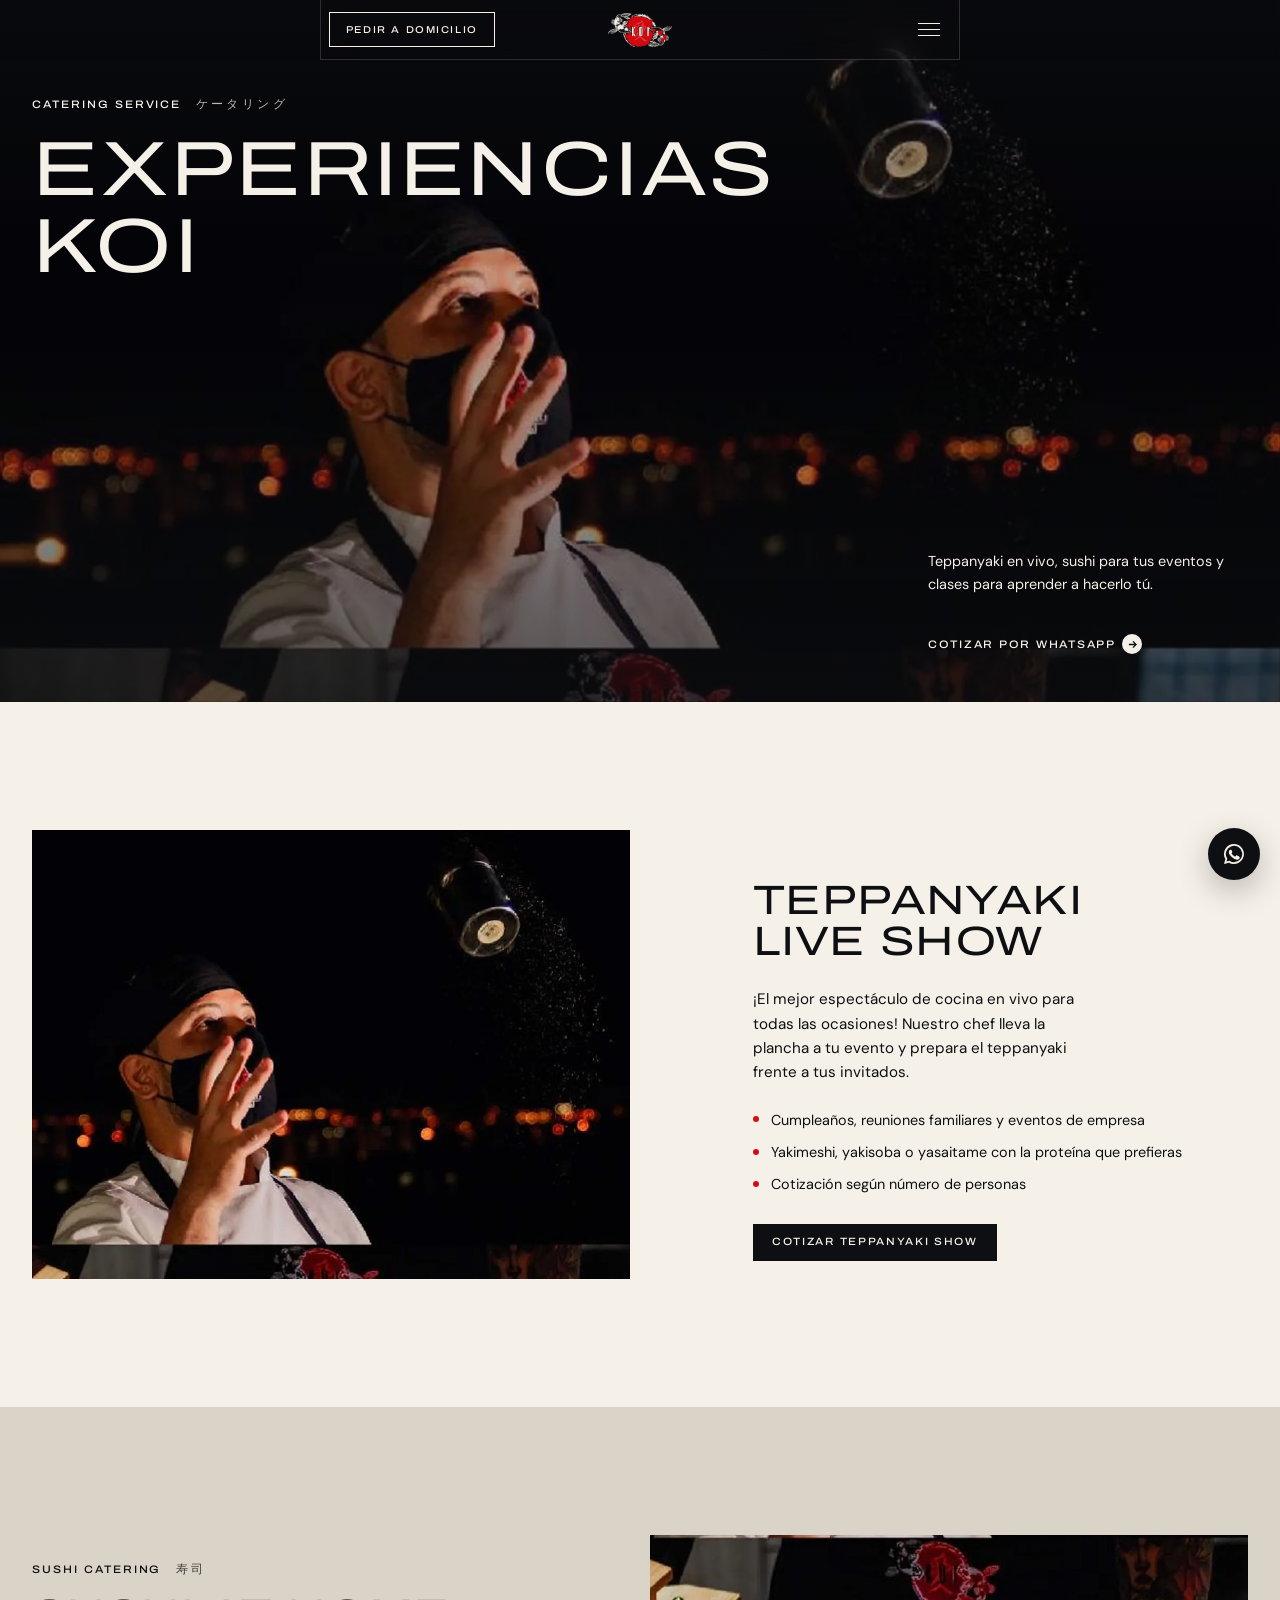
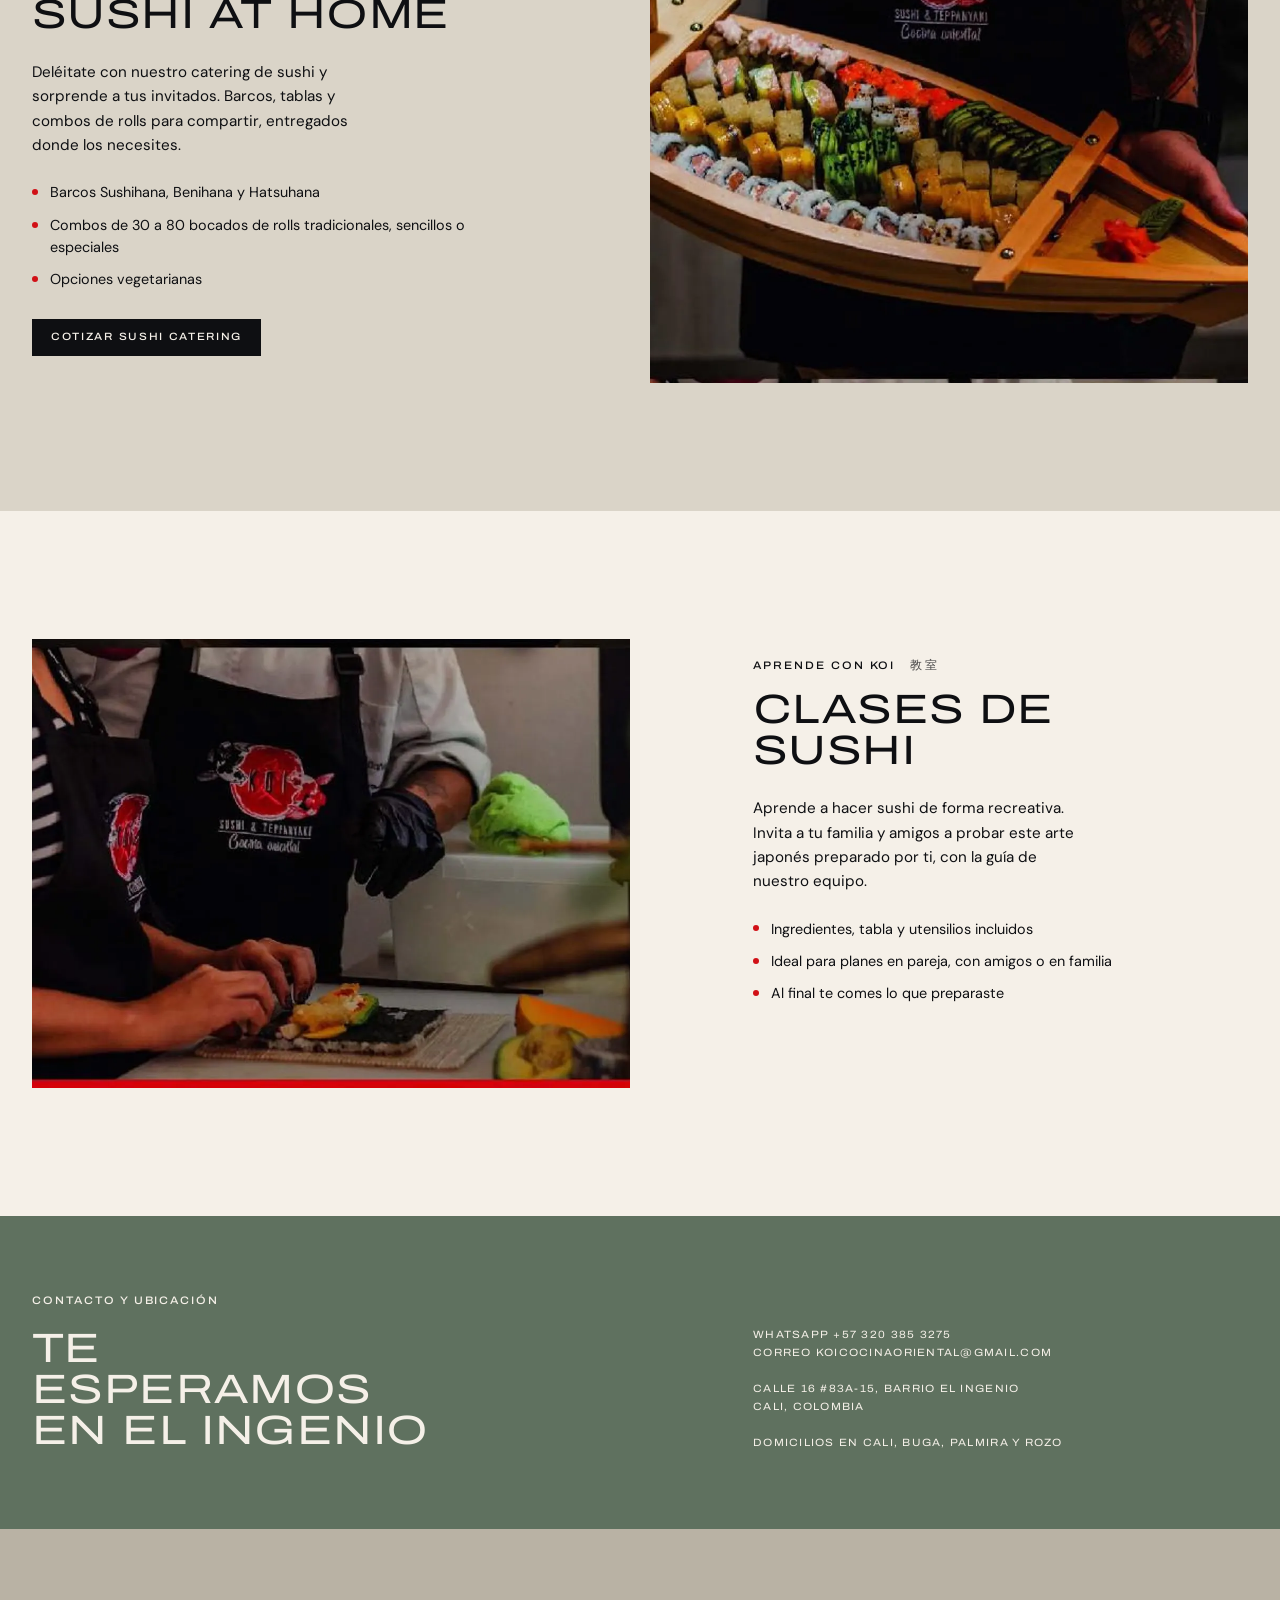
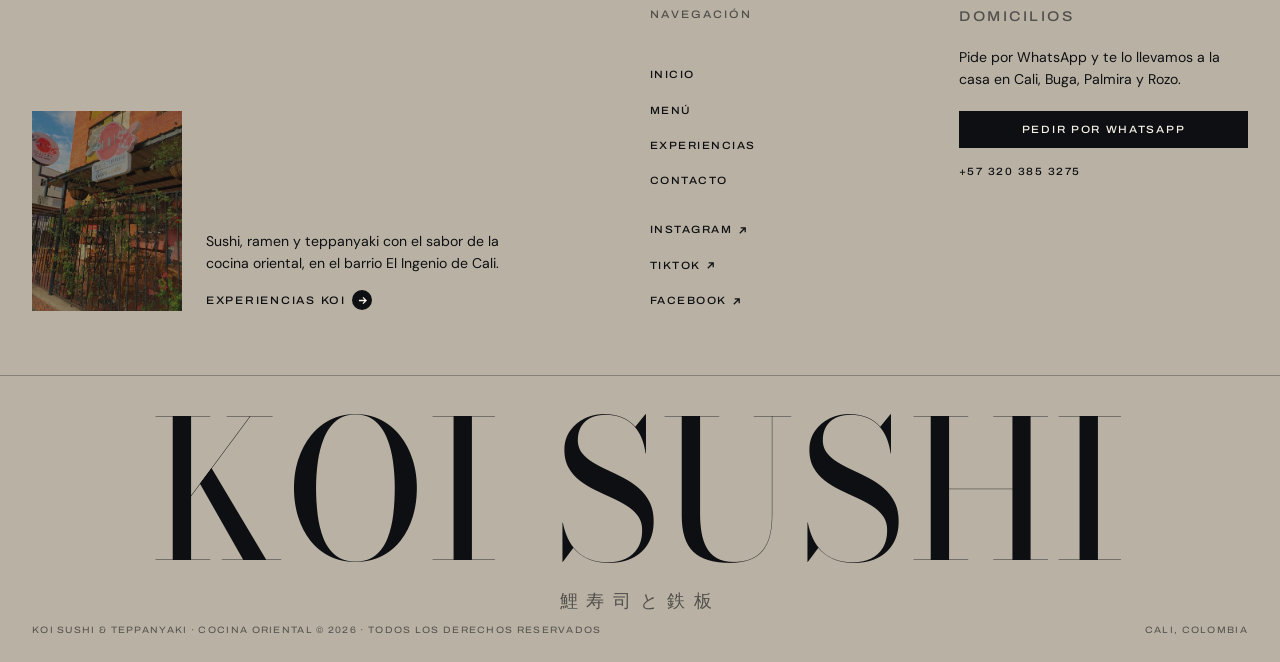
<file: experiencias.html>
<!DOCTYPE html>
<html lang="es">
<head>
  <meta charset="UTF-8">
  <meta name="viewport" content="width=device-width, initial-scale=1, viewport-fit=cover">
  <title>Experiencias · Teppanyaki show, catering y clases de sushi · Koi Cali</title>
  <meta name="description" content="Teppanyaki en vivo, catering de sushi a domicilio y clases de sushi en Cali. Koi lleva la cocina oriental a tus eventos.">
  <meta name="theme-color" content="#0E0F12">
  <link rel="icon" type="image/png" href="img/favicon.png">
  <link rel="apple-touch-icon" href="img/favicon.png">
  <link rel="preconnect" href="https://fonts.googleapis.com">
  <link rel="preconnect" href="https://fonts.gstatic.com" crossorigin>
  <link rel="preload" as="image" href="img/chef-teppanyaki.webp" type="image/webp">
  <link rel="preload" as="style" href="https://fonts.googleapis.com/css2?family=Archivo:wdth,wght@110,400;110,500;125,400;125,500&family=Bodoni+Moda:wght@400&family=DM+Sans:wght@300;400;500&display=swap">
  <link rel="stylesheet" href="https://fonts.googleapis.com/css2?family=Archivo:wdth,wght@110,400;110,500;125,400;125,500&family=Bodoni+Moda:wght@400&family=DM+Sans:wght@300;400;500&display=swap" media="print" onload="this.media='all'">
  <noscript><link rel="stylesheet" href="https://fonts.googleapis.com/css2?family=Archivo:wdth,wght@110,400;110,500;125,400;125,500&family=Bodoni+Moda:wght@400&family=DM+Sans:wght@300;400;500&display=swap"></noscript>
  <link rel="stylesheet" href="css/style.css">
  <meta property="og:title" content="Experiencias · Teppanyaki show, catering y clases de sushi · Koi Cali">
  <meta property="og:description" content="Teppanyaki en vivo, catering de sushi a domicilio y clases de sushi en Cali. Koi lleva la cocina oriental a tus eventos.">
  <meta property="og:image" content="img/chef-teppanyaki.jpg">
  <meta property="og:type" content="website">
</head>
<body class="page-experiencias">
  <header class="header">
    <div class="header__bar">
      <a class="btn-outline header__cta" href="https://wa.me/573203853275?text=Hola,%20Koi.%20Quiero%20hacer%20un%20pedido%2C%20%C2%BFme%20comparten%20el%20men%C3%BA%3F" target="_blank" rel="noopener"><span class="full">Pedir a domicilio</span><span class="short">Pedir</span></a>
      <a class="header__logo" href="index.html" aria-label="Koi Sushi &amp; Teppanyaki, inicio">
        <img class="light" src="img/marca-blanca.png" alt="Koi" width="700" height="369">
        <img class="dark" src="img/marca-color.png" alt="" width="700" height="369">
      </a>
      <button class="header__burger" aria-label="Abrir menú" aria-expanded="false" aria-controls="nav"><span></span></button>
    </div>
  </header>
  <div class="nav__scrim"></div>
  <nav class="nav" id="nav" aria-label="Principal">
    <div class="nav__panel">
      <div class="nav__links">
        <a href="index.html">Inicio</a>
        <a href="menu.html">Menú</a>
        <a href="experiencias.html">Experiencias</a>
        <a href="contacto.html">Contacto</a>
      </div>
      <div class="nav__ext">
        <a class="arrow-link ext" href="https://www.instagram.com/koisushiyteppan/" target="_blank" rel="noopener">Instagram <span class="ic"><svg viewBox="0 0 10 10" fill="none" stroke-width="1.4"><path d="M2 8 8 2M3 2h5v5"/></svg></span></a>
        <a class="arrow-link ext" href="https://www.tiktok.com/@koisushiyteppan" target="_blank" rel="noopener">TikTok <span class="ic"><svg viewBox="0 0 10 10" fill="none" stroke-width="1.4"><path d="M2 8 8 2M3 2h5v5"/></svg></span></a>
        <a class="arrow-link ext" href="https://wa.me/573203853275?text=Hola,%20Koi.%20Quiero%20hacer%20un%20pedido%2C%20%C2%BFme%20comparten%20el%20men%C3%BA%3F" target="_blank" rel="noopener">WhatsApp <span class="ic"><svg viewBox="0 0 10 10" fill="none" stroke-width="1.4"><path d="M2 8 8 2M3 2h5v5"/></svg></span></a>
      </div>
      <div class="nav__media">
        <picture>
          <source type="image/webp" media="(max-width: 767px)" srcset="img/barco-sushi-m.webp">
          <source type="image/webp" srcset="img/barco-sushi.webp">
          <source media="(max-width: 767px)" srcset="img/barco-sushi-m.jpg">
          <img src="img/barco-sushi.jpg" alt="Barco de sushi de Koi" loading="lazy" decoding="async">
        </picture>
        <div class="cap"><span class="label">Sushi · Ramen · Teppanyaki</span><img src="img/logo-blanco.png" alt=""><span class="label">El Ingenio · Cali</span></div>
      </div>
    </div>
  </nav>

  <main>
    <section class="hero hero--short">
      <div class="hero__media">
        <picture>
          <source type="image/webp" srcset="img/chef-teppanyaki.webp">
          <img src="img/chef-teppanyaki.jpg" alt="Chef de Koi durante un show de teppanyaki" fetchpriority="high" decoding="async" style="object-position: 30% 50%">
        </picture>
      </div>
      <p class="label hero__label reveal">Catering service <span class="jp">ケータリング</span></p>
      <h1 class="hero__title reveal reveal-d1">Experiencias Koi</h1>
      <div class="hero__foot reveal reveal-d2">
        <div>
          <p class="lede">Teppanyaki en vivo, sushi para tus eventos y clases para aprender a hacerlo tú.</p>
          <div class="hero__actions">
            <a class="arrow-link on-dark" href="https://wa.me/573203853275?text=Hola%2C%20Koi.%20Quiero%20informaci%C3%B3n%20sobre%20catering%20y%20teppanyaki%20show." target="_blank" rel="noopener">Cotizar por WhatsApp <span class="ic"><svg viewBox="0 0 10 10" fill="none" stroke-width="1.4"><path d="M1 5h8M5.5 1.5 9 5l-3.5 3.5"/></svg></span></a>
          </div>
        </div>
      </div>
    </section>

    <section class="feature on-cream">
      <div class="grid">
        <div class="feature__media reveal">
          <picture>
            <source type="image/webp" srcset="img/chef-teppanyaki.webp">
            <img src="img/chef-teppanyaki.jpg" alt="Show de teppanyaki de Koi en la noche" loading="lazy" decoding="async">
          </picture>
        </div>
        <div class="feature__body">
          <p class="label reveal">Teppanyaki <span class="jp">鉄板焼き</span></p>
          <h2 class="reveal reveal-d1">Teppanyaki live show</h2>
          <p class="lede reveal reveal-d2">¡El mejor espectáculo de cocina en vivo para todas las ocasiones! Nuestro chef lleva la plancha a tu evento y prepara el teppanyaki frente a tus invitados.</p>
          <ul class="feature__list reveal reveal-d2">
            <li>Cumpleaños, reuniones familiares y eventos de empresa</li>
            <li>Yakimeshi, yakisoba o yasaitame con la proteína que prefieras</li>
            <li>Cotización según número de personas</li>
          </ul>
          <a class="btn-solid reveal reveal-d3" href="https://wa.me/573203853275?text=Hola%2C%20Koi.%20Quiero%20informaci%C3%B3n%20sobre%20catering%20y%20teppanyaki%20show." target="_blank" rel="noopener">Cotizar teppanyaki show</a>
        </div>
      </div>
    </section>

    <section class="feature feature--reverse on-stone">
      <div class="grid">
        <div class="feature__media reveal">
          <picture>
            <source type="image/webp" srcset="img/sushi-en-casa.webp">
            <img src="img/sushi-en-casa.jpg" alt="Barco de sushi de Koi listo para un evento" loading="lazy" decoding="async">
          </picture>
        </div>
        <div class="feature__body">
          <p class="label reveal">Sushi catering <span class="jp">寿司</span></p>
          <h2 class="reveal reveal-d1">Sushi at home</h2>
          <p class="lede reveal reveal-d2">Deléitate con nuestro catering de sushi y sorprende a tus invitados. Barcos, tablas y combos de rolls para compartir, entregados donde los necesites.</p>
          <ul class="feature__list reveal reveal-d2">
            <li>Barcos Sushihana, Benihana y Hatsuhana</li>
            <li>Combos de 30 a 80 bocados de rolls tradicionales, sencillos o especiales</li>
            <li>Opciones vegetarianas</li>
          </ul>
          <a class="btn-solid reveal reveal-d3" href="https://wa.me/573203853275?text=Hola%2C%20Koi.%20Quiero%20informaci%C3%B3n%20sobre%20catering%20y%20teppanyaki%20show." target="_blank" rel="noopener">Cotizar sushi catering</a>
        </div>
      </div>
    </section>

    <section class="feature on-cream">
      <div class="grid">
        <div class="feature__media reveal">
          <picture>
            <source type="image/webp" srcset="img/clases-sushi.webp">
            <img src="img/clases-sushi.jpg" alt="Personas preparando rolls en una clase de sushi de Koi" loading="lazy" decoding="async">
          </picture>
        </div>
        <div class="feature__body">
          <p class="label reveal">Aprende con Koi <span class="jp">教室</span></p>
          <h2 class="reveal reveal-d1">Clases de sushi</h2>
          <p class="lede reveal reveal-d2">Aprende a hacer sushi de forma recreativa. Invita a tu familia y amigos a probar este arte japonés preparado por ti, con la guía de nuestro equipo.</p>
          <ul class="feature__list reveal reveal-d2">
            <li>Ingredientes, tabla y utensilios incluidos</li>
            <li>Ideal para planes en pareja, con amigos o en familia</li>
            <li>Al final te comes lo que preparaste</li>
          </ul>
          <a class="btn-solid reveal reveal-d3" href="https://wa.me/573203853275?text=Hola%2C%20Koi.%20Quiero%20informaci%C3%B3n%20sobre%20las%20clases%20de%20sushi." target="_blank" rel="noopener">Reservar una clase</a>
        </div>
      </div>
    </section>
  </main>
  <section class="contact-band">
    <div class="grid">
      <div class="contact-band__title reveal">
        <p class="label">Contacto y ubicación</p>
        <h2>Te esperamos en El Ingenio</h2>
      </div>
      <div class="contact-band__info reveal reveal-d1">
        <p>WhatsApp <a href="https://wa.me/573203853275?text=Hola,%20Koi.%20Quiero%20hacer%20un%20pedido%2C%20%C2%BFme%20comparten%20el%20men%C3%BA%3F" target="_blank" rel="noopener">+57 320 385 3275</a><br>Correo <a href="mailto:koicocinaoriental@gmail.com">koicocinaoriental@gmail.com</a></p>
        <p><a href="https://www.google.com/maps/search/?api=1&query=Calle+16+%2383A-15%2C+Cali%2C+Colombia" target="_blank" rel="noopener">Calle 16 #83A-15, barrio El Ingenio<br>Cali, Colombia</a></p>
        <p>Domicilios en Cali, Buga, Palmira y Rozo</p>
      </div>
    </div>
  </section>

  <footer class="footer">
    <div class="footer__top">
      <div class="footer__brand reveal">
        <picture>
          <source type="image/webp" srcset="img/fachada-m.webp">
          <img src="img/fachada-m.jpg" alt="Fachada del restaurante Koi en el barrio El Ingenio" loading="lazy" decoding="async" width="150" height="200">
        </picture>
        <div>
          <p>Sushi, ramen y teppanyaki con el sabor de la cocina oriental, en el barrio El Ingenio de Cali.</p>
          <a class="arrow-link on-light" href="experiencias.html">Experiencias Koi <span class="ic"><svg viewBox="0 0 10 10" fill="none" stroke-width="1.4"><path d="M1 5h8M5.5 1.5 9 5l-3.5 3.5"/></svg></span></a>
        </div>
      </div>
      <div class="footer__nav reveal reveal-d1">
        <p class="label footer__col-title">Navegación</p>
        <ul>
          <li><a href="index.html">Inicio</a></li>
          <li><a href="menu.html">Menú</a></li>
          <li><a href="experiencias.html">Experiencias</a></li>
          <li><a href="contacto.html">Contacto</a></li>
        </ul>
        <ul>
          <li><a href="https://www.instagram.com/koisushiyteppan/" target="_blank" rel="noopener">Instagram <svg viewBox="0 0 10 10" fill="none" stroke="currentColor" stroke-width="1.4"><path d="M2 8 8 2M3 2h5v5"/></svg></a></li>
          <li><a href="https://www.tiktok.com/@koisushiyteppan" target="_blank" rel="noopener">TikTok <svg viewBox="0 0 10 10" fill="none" stroke="currentColor" stroke-width="1.4"><path d="M2 8 8 2M3 2h5v5"/></svg></a></li>
          <li><a href="https://www.facebook.com/Koicocinaoriental" target="_blank" rel="noopener">Facebook <svg viewBox="0 0 10 10" fill="none" stroke="currentColor" stroke-width="1.4"><path d="M2 8 8 2M3 2h5v5"/></svg></a></li>
        </ul>
      </div>
      <div class="footer__order reveal reveal-d2">
        <p class="label footer__col-title">Domicilios</p>
        <p>Pide por WhatsApp y te lo llevamos a la casa en Cali, Buga, Palmira y Rozo.</p>
        <a class="btn-solid" href="https://wa.me/573203853275?text=Hola,%20Koi.%20Quiero%20hacer%20un%20pedido%2C%20%C2%BFme%20comparten%20el%20men%C3%BA%3F" target="_blank" rel="noopener">Pedir por WhatsApp</a>
        <a class="tel" href="tel:+573203853275">+57 320 385 3275</a>
      </div>
    </div>
    <div class="footer__wordmark" aria-hidden="true">Koi Sushi<span class="jp">鯉寿司と鉄板</span></div>
    <div class="footer__legal">
      <span>Koi Sushi &amp; Teppanyaki · Cocina oriental © 2026 · Todos los derechos reservados</span>
      <span>Cali, Colombia</span>
    </div>
  </footer>
  <a class="wa-float" href="https://wa.me/573203853275?text=Hola,%20Koi.%20Quiero%20hacer%20un%20pedido%2C%20%C2%BFme%20comparten%20el%20men%C3%BA%3F" target="_blank" rel="noopener" aria-label="Escríbenos por WhatsApp"><svg viewBox="0 0 24 24" fill="currentColor"><path d="M12 2a10 10 0 0 0-8.6 15.1L2 22l5-1.3A10 10 0 1 0 12 2zm0 18.2a8.2 8.2 0 0 1-4.2-1.2l-.3-.2-3 .8.8-2.9-.2-.3A8.2 8.2 0 1 1 12 20.2zm4.5-6.1c-.2-.1-1.5-.7-1.7-.8s-.4-.1-.6.1-.6.8-.8 1-.3.2-.5.1a6.7 6.7 0 0 1-3.3-2.9c-.3-.4.2-.4.7-1.3.1-.2 0-.3 0-.4l-.8-1.8c-.2-.5-.4-.4-.6-.4h-.5a1 1 0 0 0-.7.3 3 3 0 0 0-.9 2.2 5.2 5.2 0 0 0 1.1 2.8 12 12 0 0 0 4.6 4c1.7.7 2.4.8 3.2.7a2.8 2.8 0 0 0 1.8-1.3 2.2 2.2 0 0 0 .2-1.3c-.1-.1-.3-.2-.5-.3z"/></svg></a>
  <script src="js/main.js" defer></script>
</body>
</html>
</file>
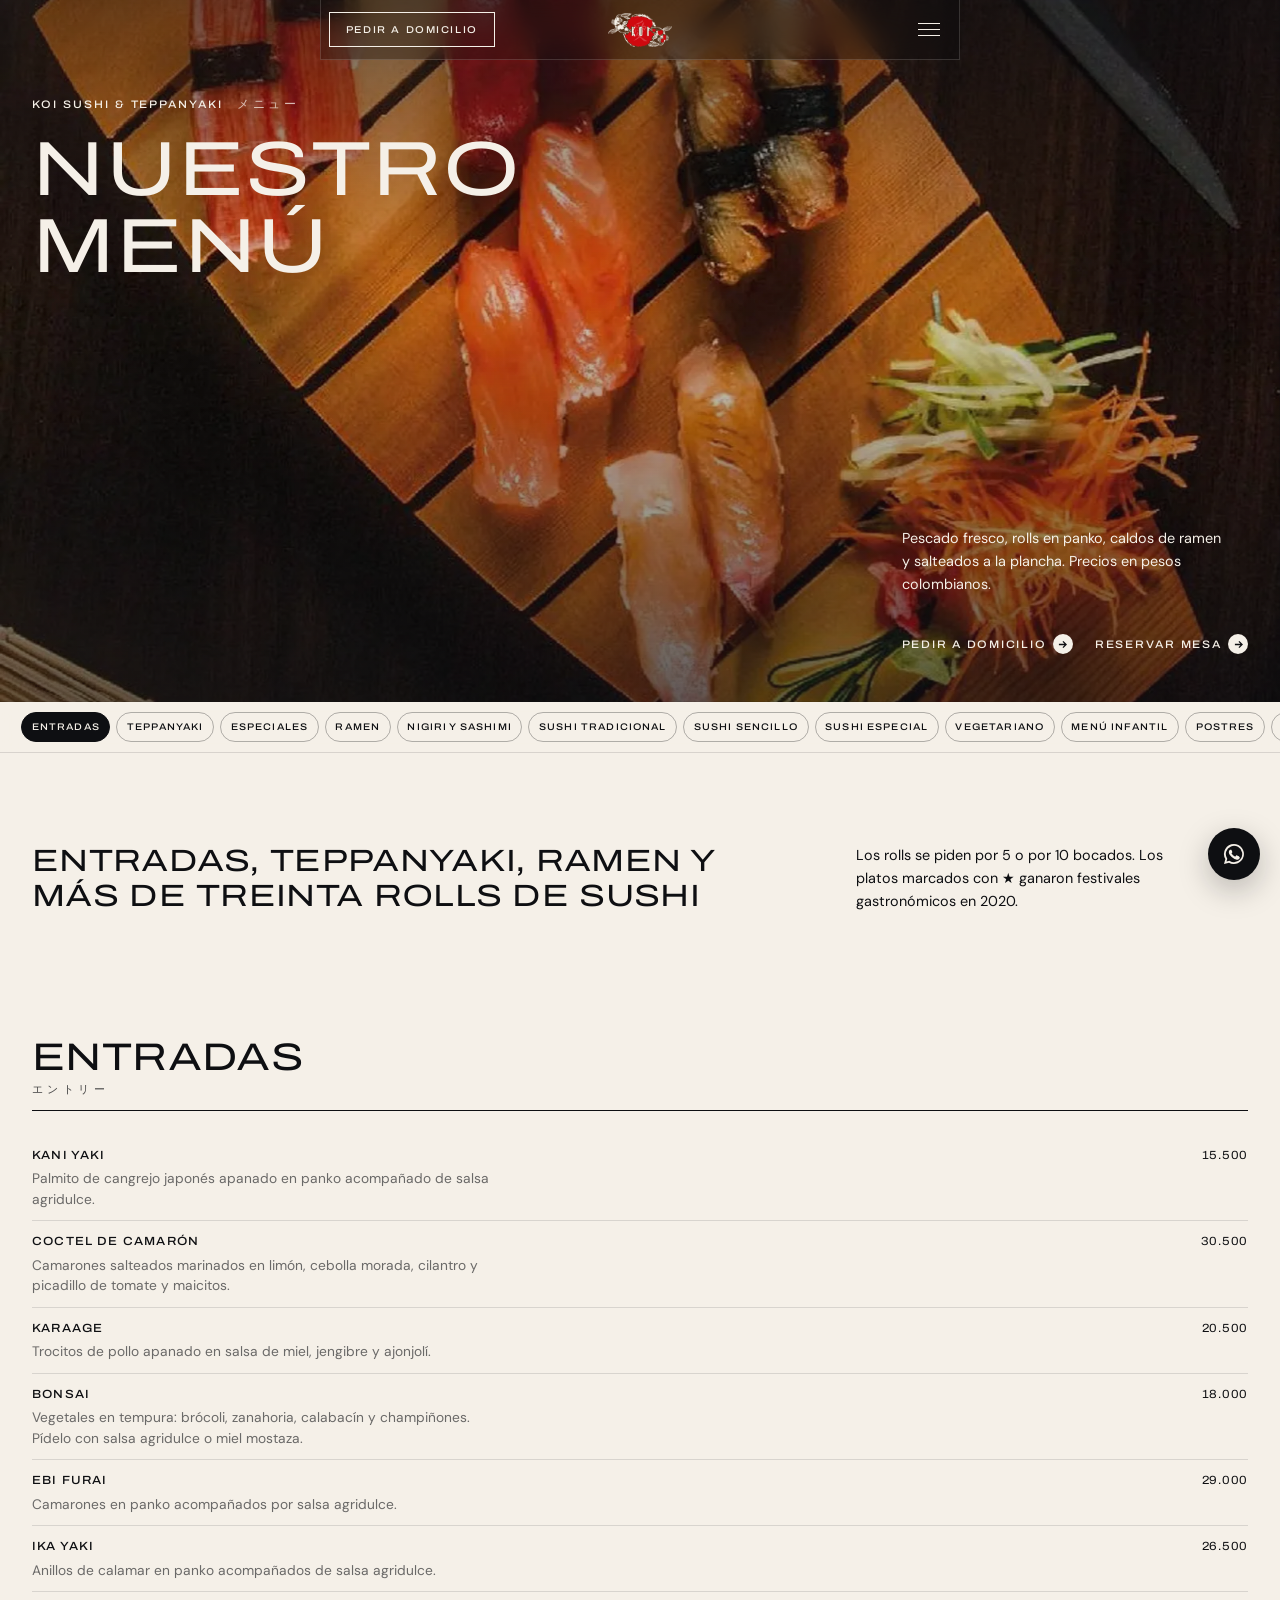
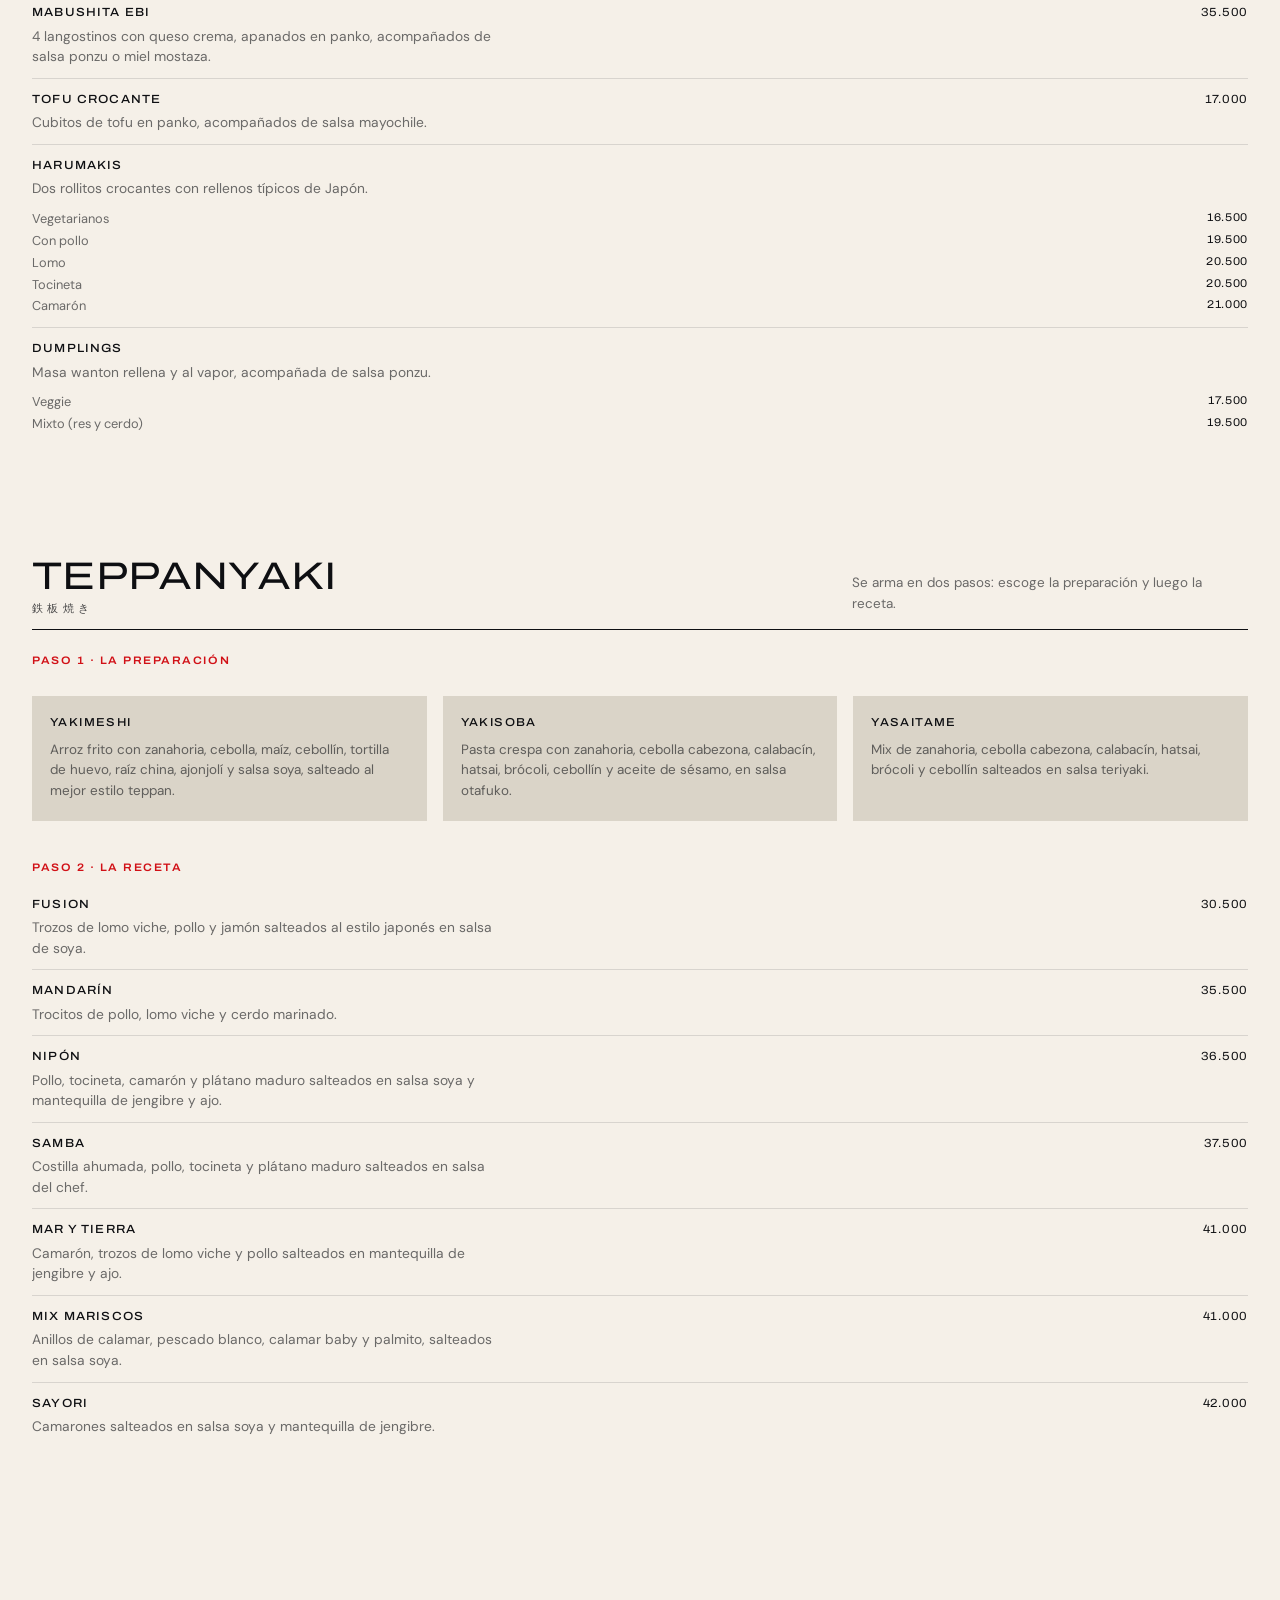
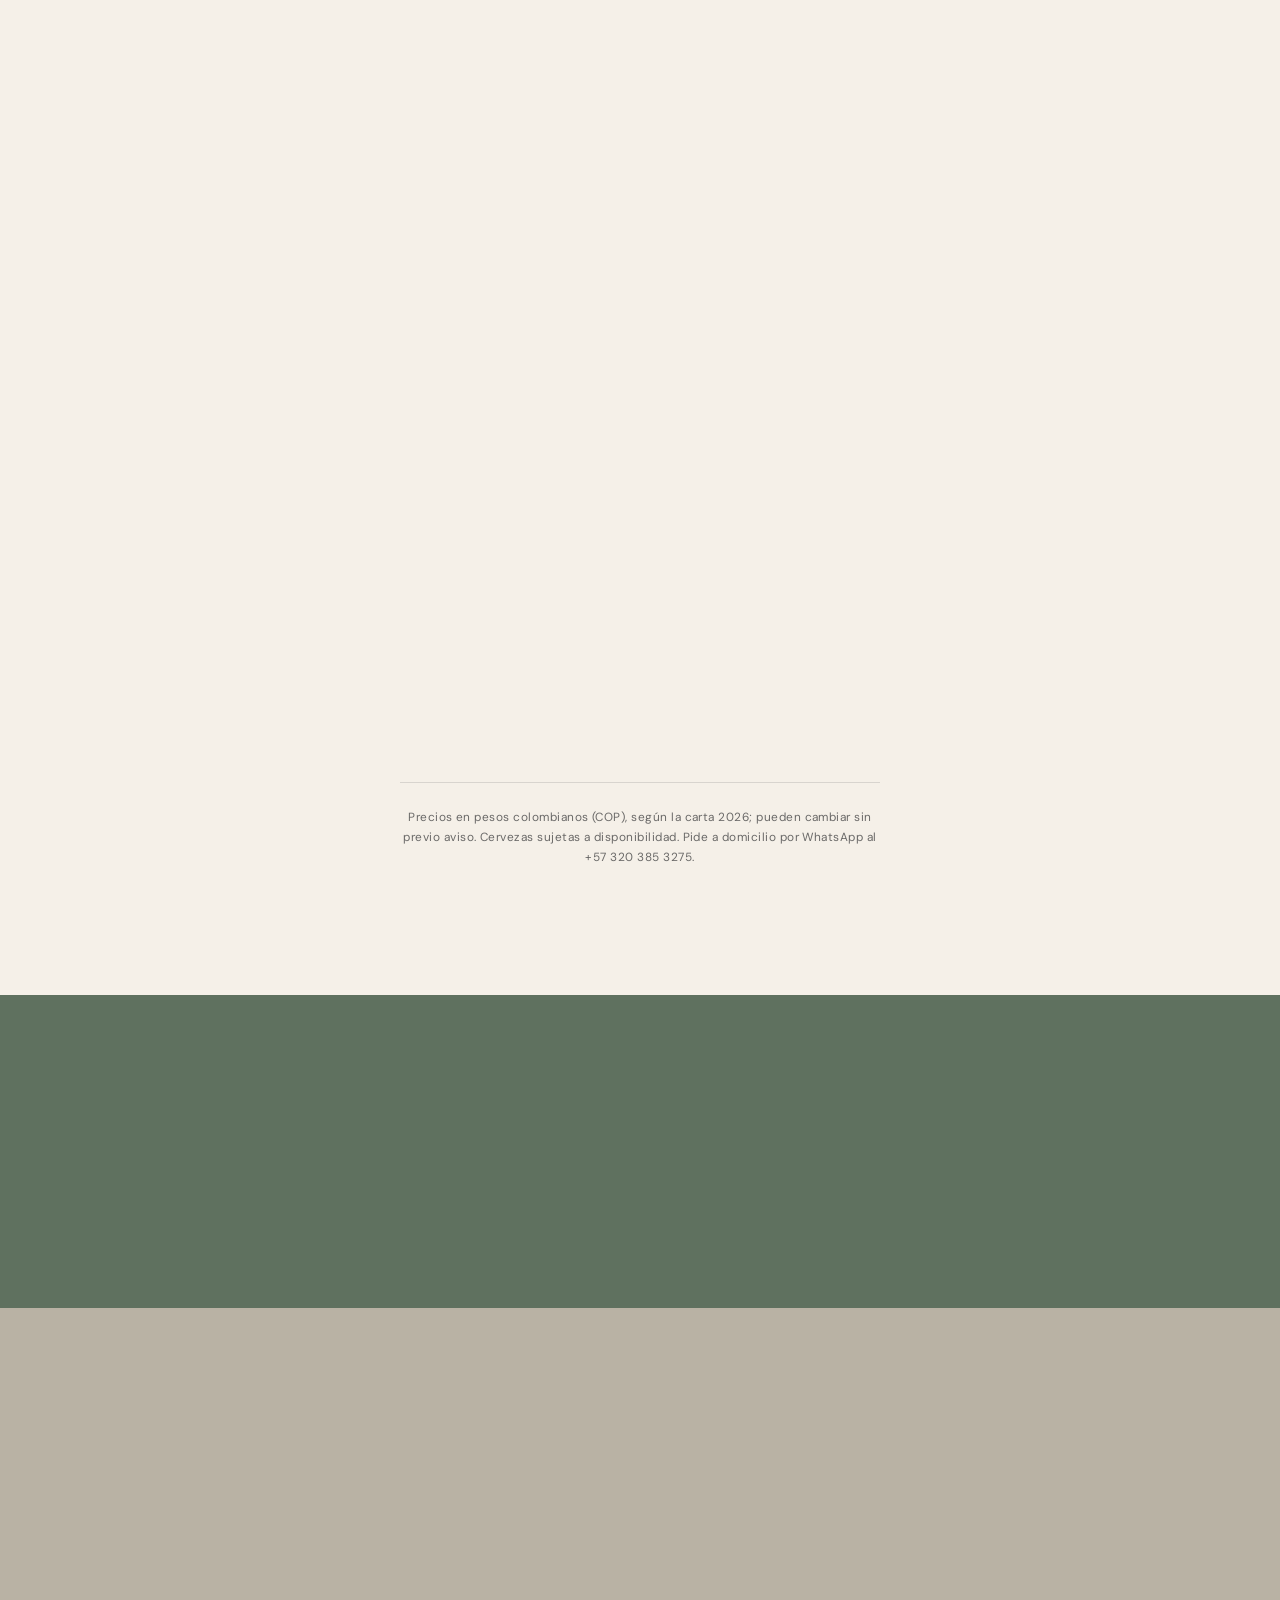
<file: menu.html>
<!DOCTYPE html>
<html lang="es">
<head>
  <meta charset="UTF-8">
  <meta name="viewport" content="width=device-width, initial-scale=1, viewport-fit=cover">
  <title>Menú · Koi Sushi &amp; Teppanyaki, Cali</title>
  <meta name="description" content="Menú completo de Koi: entradas, teppanyaki, especiales, ramen, nigiri, sashimi, sushi tradicional, sencillo y especial, vegetariano, postres y bebidas. Precios en pesos colombianos.">
  <meta name="theme-color" content="#0E0F12">
  <link rel="icon" type="image/png" href="img/favicon.png">
  <link rel="apple-touch-icon" href="img/favicon.png">
  <link rel="preconnect" href="https://fonts.googleapis.com">
  <link rel="preconnect" href="https://fonts.gstatic.com" crossorigin>
  <link rel="preload" as="image" href="img/nigiri-m.webp" type="image/webp" media="(max-width: 767px)">
  <link rel="preload" as="image" href="img/nigiri.webp" type="image/webp" media="(min-width: 768px)">
  <link rel="preload" as="style" href="https://fonts.googleapis.com/css2?family=Archivo:wdth,wght@110,400;110,500;125,400;125,500&family=Bodoni+Moda:wght@400&family=DM+Sans:wght@300;400;500&display=swap">
  <link rel="stylesheet" href="https://fonts.googleapis.com/css2?family=Archivo:wdth,wght@110,400;110,500;125,400;125,500&family=Bodoni+Moda:wght@400&family=DM+Sans:wght@300;400;500&display=swap" media="print" onload="this.media='all'">
  <noscript><link rel="stylesheet" href="https://fonts.googleapis.com/css2?family=Archivo:wdth,wght@110,400;110,500;125,400;125,500&family=Bodoni+Moda:wght@400&family=DM+Sans:wght@300;400;500&display=swap"></noscript>
  <link rel="stylesheet" href="css/style.css">
  <meta property="og:title" content="Menú · Koi Sushi &amp; Teppanyaki, Cali">
  <meta property="og:description" content="Menú completo de Koi: entradas, teppanyaki, especiales, ramen, nigiri, sashimi, sushi tradicional, sencillo y especial, vegetariano, postres y bebidas. Precios en pesos colombianos.">
  <meta property="og:image" content="img/nigiri-m.jpg">
  <meta property="og:type" content="website">
</head>
<body class="page-menu">
  <header class="header">
    <div class="header__bar">
      <a class="btn-outline header__cta" href="https://wa.me/573203853275?text=Hola,%20Koi.%20Quiero%20hacer%20un%20pedido%2C%20%C2%BFme%20comparten%20el%20men%C3%BA%3F" target="_blank" rel="noopener"><span class="full">Pedir a domicilio</span><span class="short">Pedir</span></a>
      <a class="header__logo" href="index.html" aria-label="Koi Sushi &amp; Teppanyaki, inicio">
        <img class="light" src="img/marca-blanca.png" alt="Koi" width="700" height="369">
        <img class="dark" src="img/marca-color.png" alt="" width="700" height="369">
      </a>
      <button class="header__burger" aria-label="Abrir menú" aria-expanded="false" aria-controls="nav"><span></span></button>
    </div>
  </header>
  <div class="nav__scrim"></div>
  <nav class="nav" id="nav" aria-label="Principal">
    <div class="nav__panel">
      <div class="nav__links">
        <a href="index.html">Inicio</a>
        <a href="menu.html">Menú</a>
        <a href="experiencias.html">Experiencias</a>
        <a href="contacto.html">Contacto</a>
      </div>
      <div class="nav__ext">
        <a class="arrow-link ext" href="https://www.instagram.com/koisushiyteppan/" target="_blank" rel="noopener">Instagram <span class="ic"><svg viewBox="0 0 10 10" fill="none" stroke-width="1.4"><path d="M2 8 8 2M3 2h5v5"/></svg></span></a>
        <a class="arrow-link ext" href="https://www.tiktok.com/@koisushiyteppan" target="_blank" rel="noopener">TikTok <span class="ic"><svg viewBox="0 0 10 10" fill="none" stroke-width="1.4"><path d="M2 8 8 2M3 2h5v5"/></svg></span></a>
        <a class="arrow-link ext" href="https://wa.me/573203853275?text=Hola,%20Koi.%20Quiero%20hacer%20un%20pedido%2C%20%C2%BFme%20comparten%20el%20men%C3%BA%3F" target="_blank" rel="noopener">WhatsApp <span class="ic"><svg viewBox="0 0 10 10" fill="none" stroke-width="1.4"><path d="M2 8 8 2M3 2h5v5"/></svg></span></a>
      </div>
      <div class="nav__media">
        <picture>
          <source type="image/webp" media="(max-width: 767px)" srcset="img/barco-sushi-m.webp">
          <source type="image/webp" srcset="img/barco-sushi.webp">
          <source media="(max-width: 767px)" srcset="img/barco-sushi-m.jpg">
          <img src="img/barco-sushi.jpg" alt="Barco de sushi de Koi" loading="lazy" decoding="async">
        </picture>
        <div class="cap"><span class="label">Sushi · Ramen · Teppanyaki</span><img src="img/logo-blanco.png" alt=""><span class="label">El Ingenio · Cali</span></div>
      </div>
    </div>
  </nav>

  <main>
    <section class="hero hero--short">
      <div class="hero__media">
        <picture>
          <source type="image/webp" media="(max-width: 767px)" srcset="img/nigiri-m.webp">
          <source type="image/webp" srcset="img/nigiri.webp">
          <source media="(max-width: 767px)" srcset="img/nigiri-m.jpg">
          <img src="img/nigiri.jpg" alt="Nigiri de salmón, atún y kanikama sobre tabla de madera" fetchpriority="high" decoding="async">
        </picture>
      </div>
      <p class="label hero__label reveal">Koi Sushi &amp; Teppanyaki <span class="jp">メニュー</span></p>
      <h1 class="hero__title reveal reveal-d1">Nuestro menú</h1>
      <div class="hero__foot reveal reveal-d2">
        <div>
          <p class="lede">Pescado fresco, rolls en panko, caldos de ramen y salteados a la plancha. Precios en pesos colombianos.</p>
          <div class="hero__actions">
            <a class="arrow-link on-dark" href="https://wa.me/573203853275?text=Hola,%20Koi.%20Quiero%20hacer%20un%20pedido%2C%20%C2%BFme%20comparten%20el%20men%C3%BA%3F" target="_blank" rel="noopener">Pedir a domicilio <span class="ic"><svg viewBox="0 0 10 10" fill="none" stroke-width="1.4"><path d="M1 5h8M5.5 1.5 9 5l-3.5 3.5"/></svg></span></a>
            <a class="arrow-link on-dark" href="https://wa.me/573203853275?text=Hola%2C%20Koi.%20Quiero%20reservar%20una%20mesa." target="_blank" rel="noopener">Reservar mesa <span class="ic"><svg viewBox="0 0 10 10" fill="none" stroke-width="1.4"><path d="M1 5h8M5.5 1.5 9 5l-3.5 3.5"/></svg></span></a>
          </div>
        </div>
      </div>
    </section>

    <nav class="menu-nav" aria-label="Categorías del menú"><div class="menu-nav__track"><a href="#entradas">Entradas</a><a href="#teppanyaki">Teppanyaki</a><a href="#especiales">Especiales</a><a href="#ramen">Ramen</a><a href="#nigiri-sashimi">Nigiri y sashimi</a><a href="#sushi-tradicional">Sushi tradicional</a><a href="#sushi-sencillo">Sushi sencillo</a><a href="#sushi-especial">Sushi especial</a><a href="#vegetariano">Vegetariano</a><a href="#infantil">Menú infantil</a><a href="#postres">Postres</a><a href="#bebidas">Bebidas</a><a href="#adiciones">Adiciones</a></div></nav>

    <section class="menu-page on-cream">
      <div class="menu-page__intro">
        <h2 class="reveal">Entradas, teppanyaki, ramen y más de treinta rolls de sushi</h2>
        <p class="lede reveal reveal-d1">Los rolls se piden por 5 o por 10 bocados. Los platos marcados con ★ ganaron festivales gastronómicos en 2020.</p>
      </div>
      <section class="menu-cat" id="entradas"><div class="menu-cat__head"><h2 class="menu-cat__title">Entradas<span class="jp">エントリー</span></h2></div><div class="menu-sub"><div class="menu-item"><span class="menu-item__name">Kani yaki</span><span class="menu-item__price">15.500</span><p class="menu-item__desc">Palmito de cangrejo japonés apanado en panko acompañado de salsa agridulce.</p></div><div class="menu-item"><span class="menu-item__name">Coctel de camarón</span><span class="menu-item__price">30.500</span><p class="menu-item__desc">Camarones salteados marinados en limón, cebolla morada, cilantro y picadillo de tomate y maicitos.</p></div><div class="menu-item"><span class="menu-item__name">Karaage</span><span class="menu-item__price">20.500</span><p class="menu-item__desc">Trocitos de pollo apanado en salsa de miel, jengibre y ajonjolí.</p></div><div class="menu-item"><span class="menu-item__name">Bonsai</span><span class="menu-item__price">18.000</span><p class="menu-item__desc">Vegetales en tempura: brócoli, zanahoria, calabacín y champiñones. Pídelo con salsa agridulce o miel mostaza.</p></div><div class="menu-item"><span class="menu-item__name">Ebi furai</span><span class="menu-item__price">29.000</span><p class="menu-item__desc">Camarones en panko acompañados por salsa agridulce.</p></div><div class="menu-item"><span class="menu-item__name">Ika yaki</span><span class="menu-item__price">26.500</span><p class="menu-item__desc">Anillos de calamar en panko acompañados de salsa agridulce.</p></div><div class="menu-item"><span class="menu-item__name">Mabushita ebi</span><span class="menu-item__price">35.500</span><p class="menu-item__desc">4 langostinos con queso crema, apanados en panko, acompañados de salsa ponzu o miel mostaza.</p></div><div class="menu-item"><span class="menu-item__name">Tofu crocante</span><span class="menu-item__price">17.000</span><p class="menu-item__desc">Cubitos de tofu en panko, acompañados de salsa mayochile.</p></div><div class="menu-item"><span class="menu-item__name">Harumakis</span><span class="menu-item__price"></span><p class="menu-item__desc">Dos rollitos crocantes con rellenos típicos de Japón.</p><div class="menu-item__opts"><span>Vegetarianos</span><span>16.500</span><span>Con pollo</span><span>19.500</span><span>Lomo</span><span>20.500</span><span>Tocineta</span><span>20.500</span><span>Camarón</span><span>21.000</span></div></div><div class="menu-item"><span class="menu-item__name">Dumplings</span><span class="menu-item__price"></span><p class="menu-item__desc">Masa wanton rellena y al vapor, acompañada de salsa ponzu.</p><div class="menu-item__opts"><span>Veggie</span><span>17.500</span><span>Mixto (res y cerdo)</span><span>19.500</span></div></div></div></section><section class="menu-cat" id="teppanyaki"><div class="menu-cat__head"><h2 class="menu-cat__title">Teppanyaki<span class="jp">鉄板焼き</span></h2><p class="menu-cat__note">Se arma en dos pasos: escoge la preparación y luego la receta.</p></div><h4 class="label menu-sub__title">Paso 1 · La preparación</h4><div class="menu-steps"><div class="menu-step"><p class="menu-step__name">Yakimeshi</p><p class="menu-step__text">Arroz frito con zanahoria, cebolla, maíz, cebollín, tortilla de huevo, raíz china, ajonjolí y salsa soya, salteado al mejor estilo teppan.</p></div><div class="menu-step"><p class="menu-step__name">Yakisoba</p><p class="menu-step__text">Pasta crespa con zanahoria, cebolla cabezona, calabacín, hatsai, brócoli, cebollín y aceite de sésamo, en salsa otafuko.</p></div><div class="menu-step"><p class="menu-step__name">Yasaitame</p><p class="menu-step__text">Mix de zanahoria, cebolla cabezona, calabacín, hatsai, brócoli y cebollín salteados en salsa teriyaki.</p></div></div><div class="menu-sub"><h4 class="label menu-sub__title">Paso 2 · La receta</h4><div class="menu-item"><span class="menu-item__name">Fusion</span><span class="menu-item__price">30.500</span><p class="menu-item__desc">Trozos de lomo viche, pollo y jamón salteados al estilo japonés en salsa de soya.</p></div><div class="menu-item"><span class="menu-item__name">Mandarín</span><span class="menu-item__price">35.500</span><p class="menu-item__desc">Trocitos de pollo, lomo viche y cerdo marinado.</p></div><div class="menu-item"><span class="menu-item__name">Nipón</span><span class="menu-item__price">36.500</span><p class="menu-item__desc">Pollo, tocineta, camarón y plátano maduro salteados en salsa soya y mantequilla de jengibre y ajo.</p></div><div class="menu-item"><span class="menu-item__name">Samba</span><span class="menu-item__price">37.500</span><p class="menu-item__desc">Costilla ahumada, pollo, tocineta y plátano maduro salteados en salsa del chef.</p></div><div class="menu-item"><span class="menu-item__name">Mar y tierra</span><span class="menu-item__price">41.000</span><p class="menu-item__desc">Camarón, trozos de lomo viche y pollo salteados en mantequilla de jengibre y ajo.</p></div><div class="menu-item"><span class="menu-item__name">Mix mariscos</span><span class="menu-item__price">41.000</span><p class="menu-item__desc">Anillos de calamar, pescado blanco, calamar baby y palmito, salteados en salsa soya.</p></div><div class="menu-item"><span class="menu-item__name">Sayori</span><span class="menu-item__price">42.000</span><p class="menu-item__desc">Camarones salteados en salsa soya y mantequilla de jengibre.</p></div></div></section><section class="menu-cat" id="especiales"><div class="menu-cat__head"><h2 class="menu-cat__title">Especiales<span class="jp">特産品</span></h2><p class="menu-cat__note">Acompaña tu plato especial con 2 de estas opciones: yakimeshi, yasaitame o papas a la francesa. Los platos marcados con ★ fueron ganadores de festivales gastronómicos en 2020.</p></div><div class="menu-sub"><div class="menu-item"><span class="menu-item__name">Koi especial<span class="star" title="Ganador de festival">★</span></span><span class="menu-item__price">45.000</span><p class="menu-item__desc">Yakimeshi con pollo y camarón y 5 bocados de sushi filadelfia. Acompáñalo con harumakis veggie o kani yaki. Ganador del Festival del Mar.</p></div><div class="menu-item"><span class="menu-item__name">Koi mixto<span class="star" title="Ganador de festival">★</span></span><span class="menu-item__price">55.000</span><p class="menu-item__desc">Trocitos de pollo y lomo biche desglasados en vino tinto, teriyaki y ajonjolí, con 3 langostinos desglasados en mantequilla y limón. Ganador del Festival del Asado.</p></div><div class="menu-item"><span class="menu-item__name">Terramar<span class="star" title="Ganador de festival">★</span></span><span class="menu-item__price">48.000</span><p class="menu-item__desc">Yakimeshi con trocitos de pollo y camarón al estilo teppanyaki, coronado con trozos de lomo biche desglasados en vino tinto, terminados en teriyaki y ajonjolí. Ganador del Festival del Arroz.</p></div><div class="menu-item"><span class="menu-item__name">Toriyaki</span><span class="menu-item__price">40.000</span><p class="menu-item__desc">Trozos de pollo desglasados en vino blanco y salteados en salsa teriyaki.</p></div><div class="menu-item"><span class="menu-item__name">Tonkotsu especial</span><span class="menu-item__price">40.000</span><p class="menu-item__desc">Trozos de lomo de cerdo salteados en salsa teriyaki y vino tinto.</p></div><div class="menu-item"><span class="menu-item__name">Costillas del Valle</span><span class="menu-item__price">43.000</span><p class="menu-item__desc">Costillas teppan glaseadas en vino tinto y salsa BBQ oriental.</p></div><div class="menu-item"><span class="menu-item__name">Combinación</span><span class="menu-item__price">45.000</span><p class="menu-item__desc">Trozos de lomo viche y pollo salteados en salsa teriyaki y costilla ahumada en salsa BBQ.</p></div><div class="menu-item"><span class="menu-item__name">Sayori especial</span><span class="menu-item__price">46.000</span><p class="menu-item__desc">Camarones salteados en vino blanco, limón y soya.</p></div><div class="menu-item"><span class="menu-item__name">Teriyaki</span><span class="menu-item__price">47.500</span><p class="menu-item__desc">Trozos de lomo viche desglasados en vino tinto y salteados en salsa teriyaki y ajonjolí.</p></div><div class="menu-item"><span class="menu-item__name">Frutos del mar</span><span class="menu-item__price">50.000</span><p class="menu-item__desc">Camarón, calamar baby, filete de pescado, kanikama y anillos de calamar desglasados en vino blanco.</p></div><div class="menu-item"><span class="menu-item__name">Sayori mixto</span><span class="menu-item__price">55.000</span><p class="menu-item__desc">Yakimeshi con camarón, acompañado de trozos de lomo viche y pollo salteados en salsa teriyaki y costilla ahumada en salsa BBQ.</p></div><div class="menu-item"><span class="menu-item__name">Salmón</span><span class="menu-item__price">65.000</span><p class="menu-item__desc">Filete de salmón desglasado en vino tinto y salsa teriyaki.</p></div><div class="menu-item"><span class="menu-item__name">Salteado agridulce</span><span class="menu-item__price"></span><p class="menu-item__desc">Proteína apanada salteada con vegetales en salsa agridulce, acompañada de una porción de arroz frito.</p><div class="menu-item__opts"><span>De pollo</span><span>38.500</span><span>Cerdo</span><span>40.000</span><span>Lomo</span><span>44.000</span><span>Camarón</span><span>47.000</span></div></div></div></section><section class="menu-cat" id="ramen"><div class="menu-cat__head"><h2 class="menu-cat__title">Ramen<span class="jp">ラーメン</span></h2><p class="menu-cat__note">Caldo asiático a base de vegetales, cebollín, cilantro y pasta, terminado con ajonjolí. Puedes pedirlo con huevo cocido.</p></div><div class="menu-sub"><div class="menu-item"><span class="menu-item__name">Tori</span><span class="menu-item__price">29.000</span><p class="menu-item__desc">Pollo.</p></div><div class="menu-item"><span class="menu-item__name">Niku</span><span class="menu-item__price">33.500</span><p class="menu-item__desc">Lomo viche.</p></div><div class="menu-item"><span class="menu-item__name">Tonkotsu</span><span class="menu-item__price">33.500</span><p class="menu-item__desc">Cerdo.</p></div><div class="menu-item"><span class="menu-item__name">Ebi</span><span class="menu-item__price">34.000</span><p class="menu-item__desc">Camarón.</p></div><div class="menu-item"><span class="menu-item__name">Sakura</span><span class="menu-item__price">35.000</span><p class="menu-item__desc">Tilapia, calamar baby y tubo.</p></div></div></section><section class="menu-cat" id="nigiri-sashimi"><div class="menu-cat__head"><h2 class="menu-cat__title">Nigiri y sashimi<span class="jp">握り寿司 · 刺身</span></h2></div><div class="menu-cat__cols"><div class="menu-sub"><h4 class="label menu-sub__title">Nigiri<span class="menu-sub__note">Corte de pescado fresco servido sobre una base de arroz.</span></h4><div class="menu-item"><span class="menu-item__name">Salmón</span><span class="menu-item__price">21.500</span></div><div class="menu-item"><span class="menu-item__name">Kanikama</span><span class="menu-item__price">21.500</span></div><div class="menu-item"><span class="menu-item__name">Atún</span><span class="menu-item__price">22.500</span></div><div class="menu-item"><span class="menu-item__name">Zuzuki</span><span class="menu-item__price">22.500</span></div></div><div class="menu-sub"><h4 class="label menu-sub__title">Sashimi<span class="menu-sub__note">Cortes muy finos de pescado fresco con guarnición de zanahoria, pepino y aguacate en salsa ponzu.</span></h4><div class="menu-item"><span class="menu-item__name">Tilapia</span><span class="menu-item__price">28.500</span><p class="menu-item__desc">Braseada en salsa teriyaki.</p></div><div class="menu-item"><span class="menu-item__name">Atún fresco</span><span class="menu-item__price">32.000</span></div><div class="menu-item"><span class="menu-item__name">Salmón fresco</span><span class="menu-item__price">32.500</span></div><div class="menu-item"><span class="menu-item__name">Mixto</span><span class="menu-item__price">55.000</span><p class="menu-item__desc">Atún y salmón.</p></div><div class="menu-item"><span class="menu-item__name">Combinación</span><span class="menu-item__price">65.000</span><p class="menu-item__desc">Atún y salmón fresco, tilapia ahumada.</p></div></div></div></section><section class="menu-cat" id="sushi-tradicional"><div class="menu-cat__head"><h2 class="menu-cat__title">Sushi tradicional<span class="jp">寿司ロール</span></h2></div><div class="menu-sub"><div class="menu-cols-head"><span>Roll</span><span>x5 &nbsp;·&nbsp; x10 bocados</span></div><div class="menu-item"><span class="menu-item__name">Sake maki</span><span class="menu-item__price"><small>x5</small>25.000 &nbsp; <small>x10</small>38.000</span><p class="menu-item__desc">Roll relleno de salmón fresco al estilo maki.</p></div><div class="menu-item"><span class="menu-item__name">Tuna maki</span><span class="menu-item__price"><small>x5</small>24.000 &nbsp; <small>x10</small>36.000</span><p class="menu-item__desc">Roll relleno de atún fresco al estilo maki.</p></div><div class="menu-item"><span class="menu-item__name">Crab maki</span><span class="menu-item__price"><small>x5</small>25.000 &nbsp; <small>x10</small>37.000</span><p class="menu-item__desc">Roll relleno de kanikama y masago al estilo maki.</p></div><div class="menu-item"><span class="menu-item__name">Zuzuki maki</span><span class="menu-item__price"><small>x5</small>24.000 &nbsp; <small>x10</small>35.000</span><p class="menu-item__desc">Roll relleno de pescado blanco al estilo maki.</p></div><div class="menu-item"><span class="menu-item__name">Ebi tempura maki</span><span class="menu-item__price"><small>x5</small>27.000 &nbsp; <small>x10</small>39.000</span><p class="menu-item__desc">Roll relleno de langostino en panko, aguacate y mayonesa japonesa al estilo maki.</p></div><div class="menu-item"><span class="menu-item__name">Rainbow roll</span><span class="menu-item__price"><small>x5</small>29.000 &nbsp; <small>x10</small>43.000</span><p class="menu-item__desc">Kanikama y aguacate, terminado con topping de masago, salmón, tilapia y atún.</p></div></div><div class="menu-sub"><h4 class="label menu-sub__title">Combos</h4><div class="menu-item"><span class="menu-item__name">Combo x30</span><span class="menu-item__price"><span class="was">126.000</span>102.000</span><p class="menu-item__desc">Tuna maki x10, sake maki x10, crab maki x5 y ebi tempura x5.</p></div><div class="menu-item"><span class="menu-item__name">Combo x40</span><span class="menu-item__price"><span class="was">191.000</span>153.000</span><p class="menu-item__desc">Tuna maki x10, sake maki x10, crab maki x5, ebi tempura x5, zuzuki x5 y rainbow x5.</p></div><div class="menu-item"><span class="menu-item__name">Combo x60</span><span class="menu-item__price"><span class="was">228.000</span>185.000</span><p class="menu-item__desc">Tuna maki x10, sake maki x10, crab maki x10, ebi tempura x10, zuzuki x10 y rainbow x10.</p></div></div><div class="menu-sub"><h4 class="label menu-sub__title">Barcos · Sushi appetizer</h4><div class="menu-item"><span class="menu-item__name">Sushihana</span><span class="menu-item__price">45.000</span><p class="menu-item__desc">5 bocados de maki (sake maki o tuna maki) y 4 bocados de nigiri (atún, salmón, kanikama y zuzuki).</p></div><div class="menu-item"><span class="menu-item__name">Benihana · Flor roja</span><span class="menu-item__price">145.000</span><p class="menu-item__desc">Maki: tuna x5, sake x5, crab x5 y ebi tempura x5. Nigiri: 1 atún, 1 salmón, 1 kanikama y 1 tilapia. Temaki: 1 salmón y 1 kanikama. Sashimi mixto (atún y salmón). Gunkan de masago x1.</p></div><div class="menu-item"><span class="menu-item__name">Hatsuhana · Flor de primavera</span><span class="menu-item__price">237.500</span><p class="menu-item__desc">Maki: tuna x10, sake x10, crab x10 y ebi tempura x10. Nigiri: 2 atún, 2 salmón, 2 kanikama y 2 tilapia. Temaki: 1 salmón, 1 kanikama y 1 atún. Sashimi mixto (atún, salmón y tilapia). Gunkan de masago x2.</p></div></div></section><section class="menu-cat" id="sushi-sencillo"><div class="menu-cat__head"><h2 class="menu-cat__title">Sushi sencillo<span class="jp">寿司ロール</span></h2></div><div class="menu-sub"><div class="menu-cols-head"><span>Roll</span><span>x5 &nbsp;·&nbsp; x10 bocados</span></div><div class="menu-item"><span class="menu-item__name">Sayori</span><span class="menu-item__price"><small>x5</small>20.000 &nbsp; <small>x10</small>33.500</span><p class="menu-item__desc">Roll en panko relleno de tilapia fresca, aguacate y queso crema.</p></div><div class="menu-item"><span class="menu-item__name">Crunchy tuna</span><span class="menu-item__price"><small>x5</small>22.500 &nbsp; <small>x10</small>35.000</span><p class="menu-item__desc">Atún en panko, skin de salmón, aguacate y queso crema, con topping de aguacate y ajonjolí.</p></div><div class="menu-item"><span class="menu-item__name">Miyaki</span><span class="menu-item__price"><small>x5</small>22.500 &nbsp; <small>x10</small>34.500</span><p class="menu-item__desc">Palmito de cangrejo en panko, queso crema y mango, terminado con topping de plátano guayabo y salsa de maracuyá.</p></div><div class="menu-item"><span class="menu-item__name">Filadelfia</span><span class="menu-item__price"><small>x5</small>23.000 &nbsp; <small>x10</small>34.000</span><p class="menu-item__desc">Salmón fresco, aguacate y queso crema.</p></div><div class="menu-item"><span class="menu-item__name">Tropical roll</span><span class="menu-item__price"><small>x5</small>24.000 &nbsp; <small>x10</small>35.000</span><p class="menu-item__desc">Salmón fresco, queso crema y mango, con topping de maduro y salsa de maracuyá.</p></div><div class="menu-item"><span class="menu-item__name">Spicy tuna</span><span class="menu-item__price"><small>x5</small>24.000 &nbsp; <small>x10</small>36.000</span><p class="menu-item__desc">Atún fresco en salsa spicy, cebollín y aguacate, terminado al estilo maki.</p></div><div class="menu-item"><span class="menu-item__name">Alaska roll</span><span class="menu-item__price"><small>x5</small>24.000 &nbsp; <small>x10</small>35.000</span><p class="menu-item__desc">Roll en panko relleno de salmón, queso crema y plátano maduro.</p></div><div class="menu-item"><span class="menu-item__name">California</span><span class="menu-item__price"><small>x5</small>24.000 &nbsp; <small>x10</small>37.000</span><p class="menu-item__desc">Kanikama, aguacate y pepino, con topping de masago y ajonjolí.</p></div><div class="menu-item"><span class="menu-item__name">Torimaki</span><span class="menu-item__price"><small>x10</small>36.000</span><p class="menu-item__desc">Pollo apanado, queso crema y aguacate con topping de plátano maduro, tocineta y salsa teriyaki.</p></div><div class="menu-item"><span class="menu-item__name">Teriyaki roll</span><span class="menu-item__price"><small>x10</small>38.000</span><p class="menu-item__desc">Lomito a la plancha, queso crema y cebollín con topping de aguacate, tocineta y salsa teriyaki.</p></div></div><div class="menu-sub"><h4 class="label menu-sub__title">Combos</h4><div class="menu-item"><span class="menu-item__name">Combo x30</span><span class="menu-item__price"><span class="was">127.000</span>102.000</span><p class="menu-item__desc">Filadelfia x5, alaska x5, sayori x10, miyaki x5 y spicy tuna x5.</p></div><div class="menu-item"><span class="menu-item__name">Combo x40</span><span class="menu-item__price"><span class="was">162.000</span>130.000</span><p class="menu-item__desc">Filadelfia x5, alaska x5, sayori x10, miyaki x5, spicy tuna x5 y crunchy tuna x10.</p></div><div class="menu-item"><span class="menu-item__name">Combo x60</span><span class="menu-item__price"><span class="was">222.000</span>178.000</span><p class="menu-item__desc">Filadelfia x5, alaska x5, sayori x10, miyaki x10, spicy tuna x10, crunchy tuna x10 y torimaki x10.</p></div></div></section><section class="menu-cat" id="sushi-especial"><div class="menu-cat__head"><h2 class="menu-cat__title">Sushi especial<span class="jp">寿司ロール</span></h2></div><div class="menu-sub"><div class="menu-cols-head"><span>Roll</span><span>x5 &nbsp;·&nbsp; x10 bocados</span></div><div class="menu-item"><span class="menu-item__name">Dragón Koi</span><span class="menu-item__price"><small>x5</small>30.000 &nbsp; <small>x10</small>44.000</span><p class="menu-item__desc">Langostino marinado en vino blanco y apanado en panko, queso crema y aguacate. Terminado con salmón flameado, topping de salsa dinamita y crunchy tempura.</p></div><div class="menu-item"><span class="menu-item__name">Ebi ichi ban</span><span class="menu-item__price"><small>x5</small>27.000 &nbsp; <small>x10</small>40.000</span><p class="menu-item__desc">Langostino tempura, kanikama y aguacate. Terminado con topping de masago, ajonjolí y un toque de salsa dinamita.</p></div><div class="menu-item"><span class="menu-item__name">Ika maki</span><span class="menu-item__price"><small>x5</small>26.000 &nbsp; <small>x10</small>41.000</span><p class="menu-item__desc">Calamares apanados, aguacate, queso crema y masago, terminado con tartar de atún, salmón y cebollín.</p></div><div class="menu-item"><span class="menu-item__name">Sumo roll</span><span class="menu-item__price"><small>x5</small>27.000 &nbsp; <small>x10</small>39.000</span><p class="menu-item__desc">Pescado blanco, camarones apanados, queso crema y plátano maduro; terminado con palmito en salsa de queso. Panko opcional.</p></div><div class="menu-item"><span class="menu-item__name">Ojo de tigre</span><span class="menu-item__price"><small>x5</small>29.000 &nbsp; <small>x10</small>42.000</span><p class="menu-item__desc">Atún, salmón y kanikama tempurados con aguacate, masago y ajonjolí, terminado con un dip de dinamita.</p></div><div class="menu-item"><span class="menu-item__name">Dragón roll</span><span class="menu-item__price"><small>x5</small>27.000 &nbsp; <small>x10</small>40.000</span><p class="menu-item__desc">Langostino tempura, aguacate y queso crema. Terminado con topping de salmón fresco y salsa de maracuyá.</p></div><div class="menu-item"><span class="menu-item__name">Koi sushi roll</span><span class="menu-item__price"><small>x5</small>28.000 &nbsp; <small>x10</small>39.000</span><p class="menu-item__desc">Salmón fresco, atún, cebollín y queso crema, con topping de salsa dinamita, kanikama, masago y ajonjolí.</p></div><div class="menu-item"><span class="menu-item__name">Valluno maki</span><span class="menu-item__price"><small>x5</small>28.000 &nbsp; <small>x10</small>43.000</span><p class="menu-item__desc">Camarones apanados, queso crema y aguacate con topping de plátano maduro, terminado con salsa de queso caliente y teriyaki.</p></div><div class="menu-item"><span class="menu-item__name">Taimaki</span><span class="menu-item__price"><small>x5</small>27.000 &nbsp; <small>x10</small>40.000</span><p class="menu-item__desc">Calamar apanado, queso crema y aguacate, con topping de pescado blanco flameado y salsa dinamita.</p></div><div class="menu-item"><span class="menu-item__name">Osaka roll</span><span class="menu-item__price"><small>x5</small>30.000 &nbsp; <small>x10</small>42.000</span><p class="menu-item__desc">Roll apanado de camarón, queso crema, plátano maduro y aguacate. Topping de salsa dinamita, kanikama, masago, cebollín y ajonjolí.</p></div><div class="menu-item"><span class="menu-item__name">Sake special</span><span class="menu-item__price"><small>x5</small>29.000 &nbsp; <small>x10</small>41.000</span><p class="menu-item__desc">Piel de salmón crocante, queso crema y aguacate. Terminado con topping de salmón fresco y salsa de maracuyá.</p></div><div class="menu-item"><span class="menu-item__name">Rock and roll</span><span class="menu-item__price"><small>x5</small>29.000 &nbsp; <small>x10</small>41.000</span><p class="menu-item__desc">Roll relleno de salmón apanado y aguacate, con topping de queso y kanikama, acompañado de salsa agridulce.</p></div><div class="menu-item"><span class="menu-item__name">Shiretoko</span><span class="menu-item__price"><small>x5</small>29.000 &nbsp; <small>x10</small>41.000</span><p class="menu-item__desc">Roll tempura relleno de palmito apanado, mango y aguacate, con topping de camarones en salsa de queso y anguila.</p></div><div class="menu-item"><span class="menu-item__name">Ebi tuna</span><span class="menu-item__price"><small>x10</small>45.000</span><p class="menu-item__desc">x5 de tilapia apanada, queso crema y aguacate con topping de camarones en panko y salsa agridulce · x5 de langostino en panko, kanikama y aguacate con topping de atún flameado, mayo dulce y cebollín.</p></div></div><div class="menu-sub"><h4 class="label menu-sub__title">Combos</h4><div class="menu-item"><span class="menu-item__name">Combo x30 rolls</span><span class="menu-item__price"><span class="was">126.000</span>115.000</span><p class="menu-item__desc">Sake special x10, valluno x10 y ojo de tigre x10.</p></div><div class="menu-item"><span class="menu-item__name">Combo x40 rolls</span><span class="menu-item__price"><span class="was">161.000</span>145.000</span><p class="menu-item__desc">Sake special x10, valluno x10, ojo de tigre x10 y rock and roll x10.</p></div><div class="menu-item"><span class="menu-item__name">Combo x50 rolls</span><span class="menu-item__price"><span class="was">202.000</span>175.000</span><p class="menu-item__desc">Sake special x10, valluno x10, ojo de tigre x10, rock and roll x10 y shiretoko x10.</p></div><div class="menu-item"><span class="menu-item__name">Combo x60 rolls</span><span class="menu-item__price"><span class="was">242.000</span>194.500</span><p class="menu-item__desc">Sake special x10, valluno x10, ojo de tigre x10, rock and roll x10, shiretoko x10 y taimaki x10.</p></div><div class="menu-item"><span class="menu-item__name">Combo x80 rolls</span><span class="menu-item__price"><span class="was">327.000</span>263.500</span><p class="menu-item__desc">Sake special x10, valluno x10, ojo de tigre x10, rock and roll x10, shiretoko x10, taimaki x10, osaka x10 y dragón koi x10.</p></div></div></section><section class="menu-cat" id="vegetariano"><div class="menu-cat__head"><h2 class="menu-cat__title">Vegetariano<span class="jp">ベジタリアン</span></h2></div><div class="menu-sub"><div class="menu-cols-head"><span>Roll</span><span>x5 &nbsp;·&nbsp; x10 bocados</span></div><div class="menu-item"><span class="menu-item__name">Veggie crunchy</span><span class="menu-item__price"><small>x5</small>17.000 &nbsp; <small>x10</small>28.000</span><p class="menu-item__desc">Roll apanado en panko relleno de pepino, aguacate, zanahoria y mango.</p></div><div class="menu-item"><span class="menu-item__name">Yasai roll</span><span class="menu-item__price"><small>x5</small>17.000 &nbsp; <small>x10</small>28.000</span><p class="menu-item__desc">Vegetales tempura y aguacate, terminado en salsa teriyaki.</p></div><div class="menu-item"><span class="menu-item__name">Tropical veggie</span><span class="menu-item__price"><small>x5</small>17.000 &nbsp; <small>x10</small>28.000</span><p class="menu-item__desc">Roll relleno de queso crema, mango y crunchy de zanahoria, con topping de plátano maduro y salsa de maracuyá.</p></div><div class="menu-item"><span class="menu-item__name">Tofu roll</span><span class="menu-item__price"><small>x5</small>20.000 &nbsp; <small>x10</small>32.000</span><p class="menu-item__desc">Roll relleno de aguacate y tofu apanado, con topping de champiñones salteados y ajonjolí.</p></div></div><div class="menu-sub"><div class="menu-item"><span class="menu-item__name">Ramen veggie</span><span class="menu-item__price">26.000</span><p class="menu-item__desc">Pasta con vegetales salteados, maíz dulce, raíz china y champiñón. Pídelo con o sin huevo.</p></div><div class="menu-item"><span class="menu-item__name">Natsu</span><span class="menu-item__price">29.000</span><p class="menu-item__desc">Frutos secos y champiñones salteados en salsa teriyaki. Pídelo en yakimeshi, yasaitame o yakisoba.</p></div><div class="menu-item"><span class="menu-item__name">Natsu especial</span><span class="menu-item__price">31.500</span><p class="menu-item__desc">Frutos secos, champiñones y tofu salteados en salsa teriyaki. Pídelo en yakimeshi, yasaitame o yakisoba.</p></div><div class="menu-item"><span class="menu-item__name">Koi especial veggie</span><span class="menu-item__price">35.000</span><p class="menu-item__desc">Yakimeshi con frutos secos, 2 harumakis veggie y 5 bocados de tropical veggie.</p></div><div class="menu-item"><span class="menu-item__name">Tofu especial</span><span class="menu-item__price">35.500</span><p class="menu-item__desc">Tofu apanado salteado con vegetales y champiñones en salsa agridulce, acompañado de una porción de arroz frito (ligeramente picante).</p></div><div class="menu-item"><span class="menu-item__name">Combo x30 veggie</span><span class="menu-item__price">67.500</span><p class="menu-item__desc">Veggie crunchy x10, yasai roll x10 y tropical veggie x10.</p></div></div></section><section class="menu-cat" id="infantil"><div class="menu-cat__head"><h2 class="menu-cat__title">Menú infantil<span class="jp">キッズメニュー</span></h2></div><div class="menu-sub"><div class="menu-item"><span class="menu-item__name">Nuggets de pollo</span><span class="menu-item__price">25.000</span><p class="menu-item__desc">Trozos de pollo apanados acompañados de papas a la francesa y una copa de helado.</p></div><div class="menu-item"><span class="menu-item__name">Pasta con pollo o tocineta</span><span class="menu-item__price">25.000</span><p class="menu-item__desc">Pasta ramen con crema de leche, acompañada de una copa de helado.</p></div><div class="menu-item"><span class="menu-item__name">Yakimeshi con pollo o tocineta</span><span class="menu-item__price">25.000</span><p class="menu-item__desc">Arroz con la proteína de tu elección, acompañado de una copa de helado.</p></div></div></section><section class="menu-cat" id="postres"><div class="menu-cat__head"><h2 class="menu-cat__title">Postres<span class="jp">デザート</span></h2></div><div class="menu-sub"><div class="menu-item"><span class="menu-item__name">Amagyozas</span><span class="menu-item__price">16.000</span><p class="menu-item__desc">Empanadas rellenas de arequipe y queso mozzarella, acompañadas de una bola de helado de vainilla y salsa de frutas.</p></div><div class="menu-item"><span class="menu-item__name">Helado frito</span><span class="menu-item__price">14.000</span><p class="menu-item__desc">Helado apanado en panko acompañado de salsa del chef.</p></div><div class="menu-item"><span class="menu-item__name">Brownie con helado</span><span class="menu-item__price">13.500</span><p class="menu-item__desc">Brownie caliente con helado de vainilla.</p></div></div></section><section class="menu-cat" id="bebidas"><div class="menu-cat__head"><h2 class="menu-cat__title">Bebidas<span class="jp">飲み物</span></h2></div><div class="menu-cat__cols"><div class="menu-sub"><h4 class="label menu-sub__title">Jugos</h4><div class="menu-item"><span class="menu-item__name">Jugos en agua</span><span class="menu-item__price"></span><div class="menu-item__opts"><span>Mango, mora, fresa o lulo</span><span>9.500</span><span>Maracuyá</span><span>10.500</span></div></div><div class="menu-item"><span class="menu-item__name">Jugos en leche</span><span class="menu-item__price"></span><div class="menu-item__opts"><span>Mango, mora, fresa o lulo</span><span>12.500</span><span>Maracuyá</span><span>13.500</span></div></div></div><div class="menu-sub"><h4 class="label menu-sub__title">Limonadas</h4><div class="menu-item"><span class="menu-item__name">Natural</span><span class="menu-item__price">8.500</span></div><div class="menu-item"><span class="menu-item__name">De hierbabuena</span><span class="menu-item__price">10.000</span></div><div class="menu-item"><span class="menu-item__name">Cerezada</span><span class="menu-item__price">13.000</span></div><div class="menu-item"><span class="menu-item__name">Con coco</span><span class="menu-item__price">13.000</span></div><div class="menu-item"><span class="menu-item__name">De sandía</span><span class="menu-item__price">15.000</span></div><div class="menu-item"><span class="menu-item__name">De lychees</span><span class="menu-item__price">15.000</span></div><div class="menu-item"><span class="menu-item__name">Mango viche</span><span class="menu-item__price">16.000</span></div><div class="menu-item"><span class="menu-item__name">De vino</span><span class="menu-item__price">21.000</span></div><div class="menu-item"><span class="menu-item__name">De tequila</span><span class="menu-item__price">24.000</span></div></div><div class="menu-sub"><h4 class="label menu-sub__title">Sodas italianas</h4><div class="menu-item"><span class="menu-item__name">Sandía limón</span><span class="menu-item__price">18.500</span></div><div class="menu-item"><span class="menu-item__name">Frutos rojos</span><span class="menu-item__price">18.500</span></div><div class="menu-item"><span class="menu-item__name">Frutos amarillos</span><span class="menu-item__price">18.500</span></div><div class="menu-item"><span class="menu-item__name">Lychees limón</span><span class="menu-item__price">18.500</span></div></div><div class="menu-sub"><h4 class="label menu-sub__title">Café</h4><div class="menu-item"><span class="menu-item__name">Espresso</span><span class="menu-item__price">4.350</span></div><div class="menu-item"><span class="menu-item__name">Americano</span><span class="menu-item__price">5.400</span></div><div class="menu-item"><span class="menu-item__name">Capuccino</span><span class="menu-item__price">6.500</span></div><div class="menu-item"><span class="menu-item__name">Café latte</span><span class="menu-item__price">6.500</span></div><div class="menu-item"><span class="menu-item__name">Capuccino vainilla</span><span class="menu-item__price">8.650</span></div><div class="menu-item"><span class="menu-item__name">Mocaccino</span><span class="menu-item__price">9.750</span></div><div class="menu-item"><span class="menu-item__name">Capuccino de licor</span><span class="menu-item__price">16.200</span></div></div><div class="menu-sub"><h4 class="label menu-sub__title">Gaseosas y agua</h4><div class="menu-item"><span class="menu-item__name">Gaseosas Postobón</span><span class="menu-item__price">6.500</span></div><div class="menu-item"><span class="menu-item__name">Canada Dry</span><span class="menu-item__price">6.500</span></div><div class="menu-item"><span class="menu-item__name">Bretaña</span><span class="menu-item__price">6.500</span></div><div class="menu-item"><span class="menu-item__name">Agua Hatsu</span><span class="menu-item__price">6.500</span></div><div class="menu-item"><span class="menu-item__name">Agua con gas Hatsu</span><span class="menu-item__price">6.500</span></div><div class="menu-item"><span class="menu-item__name">Té Hatsu</span><span class="menu-item__price">9.000</span></div></div><div class="menu-sub"><h4 class="label menu-sub__title">Cervezas<span class="menu-sub__note">Sujetas a disponibilidad.</span></h4><div class="menu-item"><span class="menu-item__name">Andina</span><span class="menu-item__price">8.500</span></div><div class="menu-item"><span class="menu-item__name">Club Colombia</span><span class="menu-item__price">9.000</span></div><div class="menu-item"><span class="menu-item__name">Águila Light</span><span class="menu-item__price">9.000</span></div><div class="menu-item"><span class="menu-item__name">Coronita</span><span class="menu-item__price">10.000</span></div><div class="menu-item"><span class="menu-item__name">Heineken</span><span class="menu-item__price">11.000</span></div><div class="menu-item"><span class="menu-item__name">Corona</span><span class="menu-item__price">12.000</span></div><div class="menu-item"><span class="menu-item__name">Stella Artois</span><span class="menu-item__price">12.000</span></div><div class="menu-item"><span class="menu-item__name">Tres Cordilleras</span><span class="menu-item__price">15.000</span><p class="menu-item__desc">Artesanal.</p></div><div class="menu-item"><span class="menu-item__name">BBC</span><span class="menu-item__price">16.000</span><p class="menu-item__desc">Artesanal.</p></div><div class="menu-item"><span class="menu-item__name">Michelado</span><span class="menu-item__price">2.000</span></div><div class="menu-item"><span class="menu-item__name">Zumo de limón</span><span class="menu-item__price">2.000</span></div></div><div class="menu-sub"><h4 class="label menu-sub__title">Cocteles<span class="menu-sub__note">Frutas: mango viche, fresa, maracuyá y sandía. 2 x 1 de lunes a jueves de 6:00 a 9:00 pm; viernes a domingo 2 x 50.000 (mismo sabor).</span></h4><div class="menu-item"><span class="menu-item__name">Mojito tradicional</span><span class="menu-item__price">32.000</span></div><div class="menu-item"><span class="menu-item__name">Margarita</span><span class="menu-item__price">33.000</span></div><div class="menu-item"><span class="menu-item__name">Daiquiri de frutas</span><span class="menu-item__price">34.000</span></div><div class="menu-item"><span class="menu-item__name">Mojito de frutas</span><span class="menu-item__price">36.000</span></div><div class="menu-item"><span class="menu-item__name">Margarita de frutas</span><span class="menu-item__price">37.000</span></div><div class="menu-item"><span class="menu-item__name">Orgasmo</span><span class="menu-item__price">38.000</span></div></div></div></section><section class="menu-cat" id="adiciones"><div class="menu-cat__head"><h2 class="menu-cat__title">Adiciones<span class="jp">追加</span></h2></div><div class="menu-cat__cols"><div class="menu-sub"><h4 class="label menu-sub__title">Proteína</h4><div class="menu-item"><span class="menu-item__name">Jamón · 80 g</span><span class="menu-item__price">8.000</span></div><div class="menu-item"><span class="menu-item__name">Champiñones · 100 g</span><span class="menu-item__price">8.000</span></div><div class="menu-item"><span class="menu-item__name">Pescado blanco · 100 g</span><span class="menu-item__price">9.000</span></div><div class="menu-item"><span class="menu-item__name">Cerdo · 100 g</span><span class="menu-item__price">10.000</span></div><div class="menu-item"><span class="menu-item__name">Pollo · 100 g</span><span class="menu-item__price">12.000</span></div><div class="menu-item"><span class="menu-item__name">Tocineta · 80 g</span><span class="menu-item__price">13.000</span></div><div class="menu-item"><span class="menu-item__name">Lomo biche · 100 g</span><span class="menu-item__price">14.000</span></div><div class="menu-item"><span class="menu-item__name">Costilla ahumada · 80 g</span><span class="menu-item__price">14.000</span></div><div class="menu-item"><span class="menu-item__name">Camarón · 50 g (5 und)</span><span class="menu-item__price">16.000</span></div></div><div class="menu-sub"><h4 class="label menu-sub__title">Otras adiciones</h4><div class="menu-item"><span class="menu-item__name">Ajonjolí</span><span class="menu-item__price">2.000</span></div><div class="menu-item"><span class="menu-item__name">Plátano maduro</span><span class="menu-item__price">3.000</span></div><div class="menu-item"><span class="menu-item__name">Aguacate</span><span class="menu-item__price">3.000</span></div><div class="menu-item"><span class="menu-item__name">Queso crema</span><span class="menu-item__price">3.000</span></div><div class="menu-item"><span class="menu-item__name">Panko</span><span class="menu-item__price">3.000</span></div><div class="menu-item"><span class="menu-item__name">Salsa de maracuyá</span><span class="menu-item__price">3.500</span></div><div class="menu-item"><span class="menu-item__name">Salsa de queso</span><span class="menu-item__price">4.500</span></div><div class="menu-item"><span class="menu-item__name">Salsa agridulce</span><span class="menu-item__price">4.500</span></div><div class="menu-item"><span class="menu-item__name">Mayonesa picante</span><span class="menu-item__price">4.500</span></div><div class="menu-item"><span class="menu-item__name">Salsa dinamita</span><span class="menu-item__price">6.500</span></div><div class="menu-item"><span class="menu-item__name">Papas a la francesa</span><span class="menu-item__price">8.500</span></div><div class="menu-item"><span class="menu-item__name">Yasaitame</span><span class="menu-item__price">10.000</span></div><div class="menu-item"><span class="menu-item__name">Yakimeshi</span><span class="menu-item__price">12.000</span></div></div></div></section>
      <div class="menu-band reveal">
        <div>
          <h3>¿Listo para pedir?</h3>
          <p>Escríbenos por WhatsApp con tu pedido y te confirmamos el tiempo de entrega. Domicilios en Cali, Buga, Palmira y Rozo.</p>
        </div>
        <div class="menu-band__actions">
          <a class="btn-outline" href="https://wa.me/573203853275?text=Hola,%20Koi.%20Quiero%20hacer%20un%20pedido%2C%20%C2%BFme%20comparten%20el%20men%C3%BA%3F" target="_blank" rel="noopener">Pedir a domicilio</a>
          <a class="btn-outline" href="https://wa.me/573203853275?text=Hola%2C%20Koi.%20Quiero%20reservar%20una%20mesa." target="_blank" rel="noopener">Reservar mesa</a>
        </div>
      </div>
      <p class="menu-note">Precios en pesos colombianos (COP), según la carta 2026; pueden cambiar sin previo aviso. Cervezas sujetas a disponibilidad. Pide a domicilio por WhatsApp al +57 320 385 3275.</p>
    </section>
  </main>
  <section class="contact-band">
    <div class="grid">
      <div class="contact-band__title reveal">
        <p class="label">Contacto y ubicación</p>
        <h2>Te esperamos en El Ingenio</h2>
      </div>
      <div class="contact-band__info reveal reveal-d1">
        <p>WhatsApp <a href="https://wa.me/573203853275?text=Hola,%20Koi.%20Quiero%20hacer%20un%20pedido%2C%20%C2%BFme%20comparten%20el%20men%C3%BA%3F" target="_blank" rel="noopener">+57 320 385 3275</a><br>Correo <a href="mailto:koicocinaoriental@gmail.com">koicocinaoriental@gmail.com</a></p>
        <p><a href="https://www.google.com/maps/search/?api=1&query=Calle+16+%2383A-15%2C+Cali%2C+Colombia" target="_blank" rel="noopener">Calle 16 #83A-15, barrio El Ingenio<br>Cali, Colombia</a></p>
        <p>Domicilios en Cali, Buga, Palmira y Rozo</p>
      </div>
    </div>
  </section>

  <footer class="footer">
    <div class="footer__top">
      <div class="footer__brand reveal">
        <picture>
          <source type="image/webp" srcset="img/fachada-m.webp">
          <img src="img/fachada-m.jpg" alt="Fachada del restaurante Koi en el barrio El Ingenio" loading="lazy" decoding="async" width="150" height="200">
        </picture>
        <div>
          <p>Sushi, ramen y teppanyaki con el sabor de la cocina oriental, en el barrio El Ingenio de Cali.</p>
          <a class="arrow-link on-light" href="experiencias.html">Experiencias Koi <span class="ic"><svg viewBox="0 0 10 10" fill="none" stroke-width="1.4"><path d="M1 5h8M5.5 1.5 9 5l-3.5 3.5"/></svg></span></a>
        </div>
      </div>
      <div class="footer__nav reveal reveal-d1">
        <p class="label footer__col-title">Navegación</p>
        <ul>
          <li><a href="index.html">Inicio</a></li>
          <li><a href="menu.html">Menú</a></li>
          <li><a href="experiencias.html">Experiencias</a></li>
          <li><a href="contacto.html">Contacto</a></li>
        </ul>
        <ul>
          <li><a href="https://www.instagram.com/koisushiyteppan/" target="_blank" rel="noopener">Instagram <svg viewBox="0 0 10 10" fill="none" stroke="currentColor" stroke-width="1.4"><path d="M2 8 8 2M3 2h5v5"/></svg></a></li>
          <li><a href="https://www.tiktok.com/@koisushiyteppan" target="_blank" rel="noopener">TikTok <svg viewBox="0 0 10 10" fill="none" stroke="currentColor" stroke-width="1.4"><path d="M2 8 8 2M3 2h5v5"/></svg></a></li>
          <li><a href="https://www.facebook.com/Koicocinaoriental" target="_blank" rel="noopener">Facebook <svg viewBox="0 0 10 10" fill="none" stroke="currentColor" stroke-width="1.4"><path d="M2 8 8 2M3 2h5v5"/></svg></a></li>
        </ul>
      </div>
      <div class="footer__order reveal reveal-d2">
        <p class="label footer__col-title">Domicilios</p>
        <p>Pide por WhatsApp y te lo llevamos a la casa en Cali, Buga, Palmira y Rozo.</p>
        <a class="btn-solid" href="https://wa.me/573203853275?text=Hola,%20Koi.%20Quiero%20hacer%20un%20pedido%2C%20%C2%BFme%20comparten%20el%20men%C3%BA%3F" target="_blank" rel="noopener">Pedir por WhatsApp</a>
        <a class="tel" href="tel:+573203853275">+57 320 385 3275</a>
      </div>
    </div>
    <div class="footer__wordmark" aria-hidden="true">Koi Sushi<span class="jp">鯉寿司と鉄板</span></div>
    <div class="footer__legal">
      <span>Koi Sushi &amp; Teppanyaki · Cocina oriental © 2026 · Todos los derechos reservados</span>
      <span>Cali, Colombia</span>
    </div>
  </footer>
  <a class="wa-float" href="https://wa.me/573203853275?text=Hola,%20Koi.%20Quiero%20hacer%20un%20pedido%2C%20%C2%BFme%20comparten%20el%20men%C3%BA%3F" target="_blank" rel="noopener" aria-label="Escríbenos por WhatsApp"><svg viewBox="0 0 24 24" fill="currentColor"><path d="M12 2a10 10 0 0 0-8.6 15.1L2 22l5-1.3A10 10 0 1 0 12 2zm0 18.2a8.2 8.2 0 0 1-4.2-1.2l-.3-.2-3 .8.8-2.9-.2-.3A8.2 8.2 0 1 1 12 20.2zm4.5-6.1c-.2-.1-1.5-.7-1.7-.8s-.4-.1-.6.1-.6.8-.8 1-.3.2-.5.1a6.7 6.7 0 0 1-3.3-2.9c-.3-.4.2-.4.7-1.3.1-.2 0-.3 0-.4l-.8-1.8c-.2-.5-.4-.4-.6-.4h-.5a1 1 0 0 0-.7.3 3 3 0 0 0-.9 2.2 5.2 5.2 0 0 0 1.1 2.8 12 12 0 0 0 4.6 4c1.7.7 2.4.8 3.2.7a2.8 2.8 0 0 0 1.8-1.3 2.2 2.2 0 0 0 .2-1.3c-.1-.1-.3-.2-.5-.3z"/></svg></a>
  <script src="js/main.js" defer></script>
</body>
</html>
</file>
<file: css/style.css>
/* =========================================================
   Koi Sushi & Teppanyaki — sistema de diseño
   Estructura tomada del sitio de Perú Peñón (a su vez de
   ballenacabo.com); paleta adaptada a la identidad de Koi.
   ========================================================= */

:root {
  --cream: #F5F0E8;      /* fondo base, papel washi */
  --ink: #0E0F12;        /* negro sumi */
  --koi: #D11016;        /* rojo del logo */
  --koi-deep: #A30D12;
  --stone: #DAD4C8;
  --sand: #B9B2A4;
  --mist: #C7C9C1;
  --matcha: #5F715F;     /* banda de contacto */
  --white: #FFFFFF;
  --ink-60: rgba(14, 15, 18, .6);
  --ink-30: rgba(14, 15, 18, .3);
  --ink-12: rgba(14, 15, 18, .12);
  --cream-30: rgba(245, 240, 232, .3);

  --font-display: 'Archivo', -apple-system, BlinkMacSystemFont, 'Segoe UI', sans-serif;
  --font-body: 'DM Sans', -apple-system, BlinkMacSystemFont, 'Segoe UI', sans-serif;
  --font-serif: 'Bodoni Moda', 'Didot', Georgia, serif;
  --font-jp: 'Hiragino Sans', 'Hiragino Kaku Gothic ProN', 'Noto Sans JP', 'Noto Sans CJK JP', 'Yu Gothic', sans-serif;

  --gutter: clamp(16px, 2.5vw, 40px);
  --section: clamp(64px, 10vw, 160px);
  --header-h: 60px;
  --ease: cubic-bezier(.16, 1, .3, 1);
  --t: .5s var(--ease);
}

*, *::before, *::after { box-sizing: border-box; }
html { scroll-behavior: smooth; -webkit-text-size-adjust: 100%; }
a, button, input, select, textarea { touch-action: manipulation; }
body {
  margin: 0;
  background: var(--cream);
  color: var(--ink);
  font-family: var(--font-body);
  font-size: 15px;
  line-height: 1.55;
  -webkit-font-smoothing: antialiased;
  overflow-x: hidden;
}
body.is-locked { overflow: hidden; }
img { display: block; max-width: 100%; height: auto; }
a { color: inherit; text-decoration: none; }
button { font: inherit; color: inherit; background: none; border: 0; cursor: pointer; }
h1, h2, h3, h4 { margin: 0; font-weight: 400; }
p { margin: 0; }
ul { margin: 0; padding: 0; list-style: none; }

/* ---------- tipografía ---------- */
.display, h1, h2, .h2 {
  font-family: var(--font-display);
  font-variation-settings: 'wdth' 125;
  font-stretch: 125%;
  text-transform: uppercase;
  letter-spacing: .01em;
  line-height: 1;
}
h1 { font-size: clamp(2.1rem, 6vw, 5.6rem); }
h2, .h2 { font-size: clamp(1.9rem, 4.2vw, 3.8rem); }
.h3 {
  font-family: var(--font-display);
  font-variation-settings: 'wdth' 125;
  font-stretch: 125%;
  text-transform: uppercase;
  letter-spacing: .06em;
  font-size: clamp(1rem, 1.4vw, 1.25rem);
  line-height: 1.2;
}
.label {
  font-family: var(--font-display);
  font-variation-settings: 'wdth' 110;
  font-stretch: 110%;
  text-transform: uppercase;
  letter-spacing: .18em;
  font-size: .68rem;
  font-weight: 500;
}
.jp { font-family: var(--font-jp); font-weight: 400; letter-spacing: .3em; font-size: .72rem; opacity: .75; text-transform: none; }
.label .jp { margin-left: .8em; }
.lede { font-size: clamp(.95rem, 1.15vw, 1.1rem); line-height: 1.6; max-width: 34ch; }

/* enlace con flecha en círculo */
.arrow-link {
  display: inline-flex;
  align-items: center;
  gap: .6em;
  font-family: var(--font-display);
  font-variation-settings: 'wdth' 110;
  font-stretch: 110%;
  text-transform: uppercase;
  letter-spacing: .16em;
  font-size: .68rem;
  font-weight: 500;
  white-space: nowrap;
}
.arrow-link .ic {
  width: 20px; height: 20px; border-radius: 50%;
  display: grid; place-items: center;
  background: currentColor;
  transition: transform var(--t);
}
.arrow-link .ic svg { width: 9px; height: 9px; }
.arrow-link.on-dark .ic svg { stroke: var(--ink); }
.arrow-link.on-light .ic svg { stroke: var(--cream); }
.arrow-link:hover .ic { transform: translateX(4px); }
.arrow-link.ext .ic { background: none; border: 1px solid currentColor; }
.arrow-link.ext .ic svg { stroke: currentColor; }

/* botones */
.btn-outline {
  display: inline-flex; align-items: center; justify-content: center;
  padding: .85em 1.6em;
  border: 1px solid currentColor;
  font-family: var(--font-display);
  font-variation-settings: 'wdth' 110;
  font-stretch: 110%;
  text-transform: uppercase;
  letter-spacing: .16em;
  font-size: .62rem;
  font-weight: 500;
  transition: background var(--t), color var(--t);
}
.btn-outline:hover { background: var(--cream); color: var(--ink); }
.btn-solid {
  display: inline-flex; align-items: center; justify-content: center; gap: .6em;
  padding: 1em 1.8em;
  background: var(--ink); color: var(--cream);
  font-family: var(--font-display);
  font-variation-settings: 'wdth' 110;
  font-stretch: 110%;
  text-transform: uppercase; letter-spacing: .16em; font-size: .66rem; font-weight: 500;
  transition: background var(--t);
}
.btn-solid:hover { background: var(--koi); }
.btn-solid--koi { background: var(--koi); }
.btn-solid--koi:hover { background: var(--koi-deep); }

/* ---------- utilidades ---------- */
.grid { display: grid; grid-template-columns: repeat(12, 1fr); column-gap: 20px; }
.on-cream { background: var(--cream); color: var(--ink); }
.on-sand { background: var(--sand); color: var(--ink); }
.on-mist { background: var(--mist); color: var(--ink); }
.on-stone { background: var(--stone); color: var(--ink); }
.on-ink { background: var(--ink); color: var(--cream); }
.visually-hidden { position: absolute; width: 1px; height: 1px; overflow: hidden; clip: rect(0 0 0 0); white-space: nowrap; }

/* revelado al hacer scroll */
.reveal { opacity: 0; transform: translateY(28px); transition: opacity .9s var(--ease), transform .9s var(--ease); }
.reveal.is-in { opacity: 1; transform: none; }
.reveal-d1 { transition-delay: .12s; }
.reveal-d2 { transition-delay: .24s; }
.reveal-d3 { transition-delay: .36s; }

/* =========================================================
   Preloader
   ========================================================= */
.preloader {
  position: fixed; inset: 0; z-index: 200;
  background: var(--ink); color: var(--stone);
  display: flex; align-items: center; padding-inline: clamp(24px, 18vw, 300px);
  transition: transform 1s var(--ease);
}
.preloader p {
  font-family: var(--font-display);
  font-variation-settings: 'wdth' 125; font-stretch: 125%;
  text-transform: uppercase; letter-spacing: .04em;
  font-size: clamp(1.5rem, 3.6vw, 3.2rem); line-height: 1.05;
  opacity: 0; transform: translateY(12px);
  animation: pre-in 1.1s var(--ease) .15s forwards;
}
.preloader p em { font-style: normal; color: var(--koi); }
@keyframes pre-in { to { opacity: 1; transform: none; } }
.preloader.is-done { transform: translateY(-100%); }
.no-preloader .preloader { display: none; }

/* =========================================================
   Header flotante
   ========================================================= */
.header {
  position: fixed; top: 0; left: 0; right: 0; z-index: 100;
  display: flex; justify-content: center;
  pointer-events: none;
}
.header__bar {
  pointer-events: auto;
  width: min(100% - 2 * var(--gutter), 640px);
  height: var(--header-h);
  display: grid; grid-template-columns: 1fr auto 1fr; align-items: center;
  padding-inline: 8px;
  color: var(--cream);
  background: rgba(14, 15, 18, .32);
  border: 1px solid rgba(245, 240, 232, .16);
  border-top: 0;
  backdrop-filter: blur(14px);
  -webkit-backdrop-filter: blur(14px);
  transition: background var(--t), color var(--t), border-color var(--t);
}
.header__cta { justify-self: start; }
.header__cta .short { display: none; }
.header__logo { justify-self: center; display: block; }
.header__logo img { height: 34px; width: auto; }
.header__logo .dark { display: none; }
.header__burger {
  justify-self: end;
  width: 44px; height: 44px; display: grid; place-items: center;
}
.header__burger span {
  display: block; width: 22px; height: 1.5px; background: currentColor; position: relative;
  transition: background .2s;
}
.header__burger span::before, .header__burger span::after {
  content: ''; position: absolute; left: 0; width: 100%; height: 1.5px; background: currentColor;
  transition: transform var(--t), top var(--t);
}
.header__burger span::before { top: -6px; }
.header__burger span::after { top: 6px; }

/* estado con menú abierto: barra crema, texto oscuro */
.is-menu-open .header__bar {
  background: var(--cream); color: var(--ink); border-color: transparent;
}
.is-menu-open .header__logo .light { display: none; }
.is-menu-open .header__logo .dark { display: block; }
.is-menu-open .header__burger span { background: transparent; }
.is-menu-open .header__burger span::before { top: 0; transform: rotate(45deg); }
.is-menu-open .header__burger span::after { top: 0; transform: rotate(-45deg); }
.is-menu-open .btn-outline:hover { background: var(--ink); color: var(--cream); }

/* panel del menú que cae desde la barra */
.nav {
  position: fixed; top: 0; left: 0; right: 0; z-index: 99;
  display: flex; justify-content: center;
  pointer-events: none;
}
.nav__panel {
  width: min(100% - 2 * var(--gutter), 640px);
  margin-top: var(--header-h);
  background: var(--cream); color: var(--ink);
  max-height: calc(100vh - var(--header-h) - 20px);
  max-height: calc(100dvh - var(--header-h) - 20px);
  overflow: auto;
  display: flex; flex-direction: column; align-items: center;
  padding: 24px 24px 0;
  clip-path: inset(0 0 100% 0);
  transition: clip-path .7s var(--ease);
}
.is-menu-open .nav { pointer-events: auto; }
.is-menu-open .nav__panel { clip-path: inset(0 0 0 0); }
.nav__links { display: flex; flex-direction: column; align-items: center; gap: 18px; padding-block: 8px 28px; }
.nav__links a {
  font-family: var(--font-display);
  font-variation-settings: 'wdth' 110; font-stretch: 110%;
  text-transform: uppercase; letter-spacing: .16em; font-size: .72rem; font-weight: 500;
  padding: 4px 8px;
  opacity: 0; transform: translateY(8px);
  transition: opacity .5s var(--ease), transform .5s var(--ease), color .2s;
}
.nav__links a:hover, .nav__links a[aria-current="page"] { color: var(--koi); }
.is-menu-open .nav__links a { opacity: 1; transform: none; }
.is-menu-open .nav__links a:nth-child(1) { transition-delay: .15s; }
.is-menu-open .nav__links a:nth-child(2) { transition-delay: .2s; }
.is-menu-open .nav__links a:nth-child(3) { transition-delay: .25s; }
.is-menu-open .nav__links a:nth-child(4) { transition-delay: .3s; }
.nav__ext { display: flex; flex-wrap: wrap; justify-content: center; gap: 14px 24px; padding-bottom: 28px; }
.nav__media { position: relative; width: 100%; aspect-ratio: 16 / 9; overflow: hidden; }
.nav__media img { width: 100%; height: 100%; object-fit: cover; }
.nav__media .cap {
  position: absolute; inset: 0; display: flex; align-items: center; justify-content: space-between;
  padding: 0 32px; color: var(--cream);
}
.nav__media .cap img { width: 96px; height: auto; }
.nav__scrim {
  position: fixed; inset: 0; z-index: 98; background: rgba(14, 15, 18, .35);
  opacity: 0; pointer-events: none; transition: opacity var(--t);
}
.is-menu-open .nav__scrim { opacity: 1; pointer-events: auto; }

/* =========================================================
   Hero
   ========================================================= */
.hero {
  position: relative; min-height: 100svh; color: var(--cream);
  display: grid; grid-template-rows: auto 1fr auto;
  padding: calc(var(--header-h) + 36px) var(--gutter) 48px;
  isolation: isolate;
}
.hero__media { position: absolute; inset: 0; z-index: -1; overflow: hidden; background: var(--ink); }
.hero__media img { width: 100%; height: 100%; object-fit: cover; transform: scale(1.06); animation: hero-zoom 8s var(--ease) forwards; }
@keyframes hero-zoom { to { transform: none; } }
.hero__media::after {
  content: ''; position: absolute; inset: 0;
  background: linear-gradient(180deg, rgba(14,15,18,.6) 0%, rgba(14,15,18,.15) 40%, rgba(14,15,18,.65) 100%);
}
.hero__label { margin-bottom: 18px; }
.hero__title { max-width: 14ch; }
.hero__foot { display: flex; justify-content: flex-end; }
.hero__foot .lede { font-size: .9rem; max-width: 32ch; }
.hero__foot .arrow-link { margin-top: 16px; }
.hero--short { min-height: 78svh; }
.hero--short .hero__title { max-width: 12ch; }
.hero__actions { display: flex; gap: 12px 22px; flex-wrap: wrap; margin-top: 22px; }

/* =========================================================
   Bloque partido (foto + panel de color)
   ========================================================= */
.split { display: grid; grid-template-columns: 1fr 1fr; min-height: 92vh; }
.split__media { position: relative; overflow: hidden; }
.split__media img { position: absolute; inset: 0; width: 100%; height: 100%; object-fit: cover; }
.split__panel {
  background: var(--koi); color: var(--cream);
  display: flex; flex-direction: column; justify-content: space-between;
  padding: clamp(28px, 4vw, 56px) var(--gutter);
}
.split__panel h2 { max-width: 12ch; font-size: clamp(1.8rem, 3.6vw, 3.4rem); }
.split__panel .label { margin-bottom: 18px; }
.split__foot { max-width: 40ch; margin-top: 40px; }
.split__foot .lede { font-size: .9rem; }
.split__foot .arrow-link { margin-top: 16px; }
.split--reverse .split__media { order: 2; }
.split--ink .split__panel { background: var(--ink); }

/* =========================================================
   Imagen completa
   ========================================================= */
.full-image { height: 92vh; overflow: hidden; background: var(--ink); }
.full-image img { width: 100%; height: 100%; object-fit: cover; }

/* =========================================================
   Intro de contenido
   ========================================================= */
.intro { padding: var(--section) var(--gutter); }
.intro .grid { align-items: start; }
.intro__label { grid-column: 1 / span 3; padding-top: .35em; }
.intro__body { grid-column: 5 / span 8; }
.intro__body h2 { max-width: 18ch; }
.intro__body .lede { margin-top: 36px; }
.intro__body .arrow-link { margin-top: 28px; }

/* =========================================================
   Tarjetas (platos destacados)
   ========================================================= */
.cards { padding: 0 var(--gutter) var(--section); }
.cards__head { display: flex; justify-content: space-between; align-items: flex-end; margin-bottom: 28px; gap: 20px; }
.cards__track {
  display: grid; grid-auto-flow: column; grid-auto-columns: calc((100% - 40px) / 3); gap: 20px;
  overflow-x: auto; scroll-snap-type: x mandatory; scrollbar-width: none;
  -webkit-overflow-scrolling: touch;
}
.cards__track::-webkit-scrollbar { display: none; }
.card {
  position: relative; aspect-ratio: 4 / 5; scroll-snap-align: start; overflow: hidden;
  color: var(--cream); display: flex; flex-direction: column; justify-content: space-between; align-items: center;
  text-align: center; padding: 26px 22px;
  isolation: isolate;
}
.card img { position: absolute; inset: 0; z-index: -2; width: 100%; height: 100%; object-fit: cover; transition: transform 1.2s var(--ease); }
.card:hover img { transform: scale(1.05); }
.card::after { content: ''; position: absolute; inset: 0; z-index: -1; background: linear-gradient(180deg, rgba(14,15,18,.5), rgba(14,15,18,.15) 45%, rgba(14,15,18,.7)); }
.card__head { display: grid; justify-items: center; gap: 10px; }
.card__title { font-size: clamp(.95rem, 1.2vw, 1.15rem); letter-spacing: .12em; }
.card__price { display: inline-block; padding: .5em .9em; border: 1px solid rgba(245,240,232,.5); border-radius: 999px; font-family: var(--font-display); font-variation-settings: 'wdth' 110; font-stretch: 110%; font-size: .66rem; letter-spacing: .08em; font-weight: 500; }
.card__badge { display: inline-flex; align-items: center; gap: .5em; font-family: var(--font-display); font-variation-settings: 'wdth' 110; font-stretch: 110%; text-transform: uppercase; letter-spacing: .14em; font-size: .58rem; font-weight: 500; color: #F3C46B; }
.card__badge svg { width: 10px; height: 10px; }
.card__text { font-size: .86rem; max-width: 28ch; line-height: 1.5; }
.card__text + .arrow-link { margin-top: 14px; }
.cards__nav { display: flex; justify-content: center; align-items: center; gap: 14px; margin-top: 30px; }
.cards__nav button { width: 30px; height: 30px; display: grid; place-items: center; border: 1px solid var(--ink-30); border-radius: 50%; transition: background var(--t), color var(--t); }
.cards__nav button:hover { background: var(--ink); color: var(--cream); }
.cards__nav button svg { width: 12px; height: 12px; }
.cards__bar { width: 80px; height: 1px; background: var(--ink-30); position: relative; overflow: hidden; }
.cards__bar i { position: absolute; left: 0; top: 0; height: 100%; width: 33.33%; background: var(--ink); transition: transform var(--t); }

/* =========================================================
   Experiencias (teppanyaki show, sushi en casa, clases)
   ========================================================= */
.exp { padding: var(--section) var(--gutter); }
.exp__head { margin-bottom: clamp(36px, 5vw, 72px); display: flex; justify-content: space-between; align-items: flex-end; gap: 20px; flex-wrap: wrap; }
.exp__head h2 { max-width: 16ch; margin-top: 18px; }
.exp__grid { display: grid; grid-template-columns: repeat(3, 1fr); gap: 20px; }
.exp-item img { width: 100%; aspect-ratio: 3 / 2; object-fit: cover; }
.exp-item__body { border-top: 1px solid var(--ink-30); padding-top: 18px; margin-top: 18px; }
.exp-item__title { font-family: var(--font-serif); font-size: 1.6rem; line-height: 1.15; }
.exp-item__sub { display: block; margin-top: 6px; margin-bottom: 14px; color: var(--ink-60); }
.exp-item__text { font-size: .9rem; color: var(--ink-60); max-width: 36ch; }
.exp-item .arrow-link { margin-top: 18px; }

/* =========================================================
   About (imagen + texto)
   ========================================================= */
.about { padding: var(--section) var(--gutter); }
.about .grid { align-items: start; }
.about__label { grid-column: 1 / span 2; padding-top: .35em; }
.about__media { grid-column: 3 / span 4; }
.about__media img { width: 100%; aspect-ratio: 4 / 5; object-fit: cover; }
.about__body { grid-column: 8 / span 5; display: flex; flex-direction: column; min-height: 100%; }
.about__body h2 { font-size: clamp(1.8rem, 3.4vw, 3.2rem); max-width: 12ch; }
.about__body .lede { margin-top: auto; padding-top: 48px; }
.about__body .arrow-link { margin-top: 28px; }
.pill-list { display: flex; flex-wrap: wrap; gap: 8px; margin-top: 22px; }
.pill-list li { padding: .55em 1em; border: 1px solid var(--ink-30); border-radius: 999px; font-family: var(--font-display); font-variation-settings: 'wdth' 110; font-stretch: 110%; text-transform: uppercase; letter-spacing: .12em; font-size: .62rem; font-weight: 500; }

/* =========================================================
   Menú (página)
   ========================================================= */
.menu-nav {
  position: sticky; top: var(--header-h); z-index: 90;
  background: rgba(245, 240, 232, .92);
  backdrop-filter: blur(10px); -webkit-backdrop-filter: blur(10px);
  border-bottom: 1px solid var(--ink-12);
}
.menu-nav__track {
  display: flex; gap: 6px; overflow-x: auto; scrollbar-width: none; padding: 10px var(--gutter);
  -webkit-overflow-scrolling: touch; scroll-snap-type: x proximity;
}
.menu-nav__track::-webkit-scrollbar { display: none; }
.menu-nav a {
  flex: 0 0 auto; padding: .7em 1em; border: 1px solid var(--ink-30); border-radius: 999px;
  font-family: var(--font-display); font-variation-settings: 'wdth' 110; font-stretch: 110%;
  text-transform: uppercase; letter-spacing: .12em; font-size: .6rem; font-weight: 500; white-space: nowrap;
  scroll-snap-align: start; transition: background .2s, color .2s, border-color .2s;
}
.menu-nav a:hover { border-color: var(--ink); }
.menu-nav a.is-active { background: var(--ink); color: var(--cream); border-color: var(--ink); }

.menu-page { padding: clamp(48px, 7vw, 110px) var(--gutter) var(--section); }
.menu-page__intro { display: grid; grid-template-columns: repeat(12, 1fr); gap: 20px; margin-bottom: clamp(40px, 6vw, 80px); }
.menu-page__intro h2 { grid-column: 1 / span 7; font-size: clamp(1.4rem, 2.4vw, 2.2rem); line-height: 1.15; }
.menu-page__intro .lede { grid-column: 9 / span 4; align-self: end; font-size: .9rem; }
.menu-cat {
  scroll-margin-top: calc(var(--header-h) + 64px);
  padding-top: clamp(28px, 4vw, 48px);
  content-visibility: auto;
  contain-intrinsic-size: auto 500px;
}
.menu-cat + .menu-cat { margin-top: clamp(32px, 5vw, 64px); }
.menu-cat__head { display: grid; grid-template-columns: 1fr auto; align-items: end; gap: 12px 24px; border-bottom: 1px solid var(--ink); padding-bottom: 14px; margin-bottom: 8px; }
.menu-cat__title { font-size: clamp(1.5rem, 3vw, 2.6rem); }
.menu-cat__title .jp { display: block; margin: 8px 0 0; font-size: .7rem; letter-spacing: .4em; }
.menu-cat__note { font-size: .84rem; color: var(--ink-60); max-width: 44ch; }
.menu-cat__cols { display: grid; grid-template-columns: 1fr 1fr; column-gap: clamp(32px, 6vw, 96px); }
.menu-sub { margin-top: 24px; }
.menu-sub__title { display: flex; align-items: baseline; gap: 12px; font-weight: 600; letter-spacing: .14em; color: var(--koi); padding: 14px 0 8px; }
.menu-sub__note { font-size: .8rem; color: var(--ink-60); font-family: var(--font-body); text-transform: none; letter-spacing: 0; font-weight: 400; }
.menu-item { display: grid; grid-template-columns: 1fr auto; align-items: baseline; gap: 4px 16px; padding: 11px 0; border-bottom: 1px solid var(--ink-12); }
.menu-item:last-child { border-bottom: 0; }
.menu-item__name { font-family: var(--font-display); font-variation-settings: 'wdth' 110; font-stretch: 110%; text-transform: uppercase; letter-spacing: .1em; font-size: .74rem; font-weight: 500; }
.menu-item__name .star { color: var(--koi); margin-left: .3em; }
.menu-item__price { font-family: var(--font-display); font-variation-settings: 'wdth' 110; font-stretch: 110%; font-size: .74rem; letter-spacing: .06em; white-space: nowrap; text-align: right; }
.menu-item__price small { font-size: .58rem; color: var(--ink-60); letter-spacing: .1em; margin-right: .3em; }
.menu-item__price .was { color: var(--ink-60); text-decoration: line-through; margin-right: .6em; }
.menu-item__desc { grid-column: 1 / -1; font-size: .86rem; color: var(--ink-60); max-width: 52ch; line-height: 1.5; }
.menu-item__opts { grid-column: 1 / -1; display: grid; grid-template-columns: 1fr auto; gap: 2px 16px; margin-top: 6px; font-size: .8rem; }
.menu-item__opts span:nth-child(odd) { color: var(--ink-60); }
.menu-item__opts span:nth-child(even) { font-family: var(--font-display); font-variation-settings: 'wdth' 110; font-stretch: 110%; font-size: .7rem; letter-spacing: .06em; text-align: right; }
.menu-cols-head { display: grid; grid-template-columns: 1fr auto; padding: 14px 0 4px; }
.menu-cols-head span { font-family: var(--font-display); font-variation-settings: 'wdth' 110; font-stretch: 110%; text-transform: uppercase; letter-spacing: .14em; font-size: .56rem; color: var(--ink-60); }
.menu-cols-head span:last-child { text-align: right; }
.menu-steps { display: grid; grid-template-columns: repeat(3, 1fr); gap: 16px; margin: 20px 0 8px; }
.menu-step { background: var(--stone); padding: 18px 18px 20px; }
.menu-step__name { font-family: var(--font-display); font-variation-settings: 'wdth' 110; font-stretch: 110%; text-transform: uppercase; letter-spacing: .12em; font-size: .72rem; font-weight: 500; margin-bottom: 8px; }
.menu-step__text { font-size: .84rem; color: var(--ink-60); line-height: 1.5; }
.menu-note { margin-top: clamp(48px, 6vw, 80px); text-align: center; font-size: .74rem; color: var(--ink-60); letter-spacing: .04em; border-top: 1px solid var(--ink-12); padding-top: 24px; max-width: 60ch; margin-inline: auto; line-height: 1.7; }
.menu-band { display: grid; grid-template-columns: 1fr 1fr; align-items: center; gap: 24px; margin: clamp(40px, 6vw, 80px) 0 0; padding: clamp(24px, 4vw, 40px); background: var(--ink); color: var(--cream); }
.menu-band h3 { font-size: clamp(1.3rem, 2.4vw, 2rem); max-width: 16ch; }
.menu-band p { font-size: .9rem; color: rgba(245,240,232,.75); margin-top: 12px; max-width: 40ch; }
.menu-band__actions { display: flex; gap: 12px; flex-wrap: wrap; justify-content: flex-end; }
.menu-band .btn-outline { padding: 1em 1.6em; }

/* =========================================================
   Horarios / info
   ========================================================= */
.hours-block { padding: var(--section) var(--gutter); }
.hours-block .grid { align-items: start; }
.hours-block__label { grid-column: 1 / span 3; padding-top: .35em; }
.hours-block__body { grid-column: 5 / span 7; }
.hours-list { margin-top: 32px; }
.hours-list li { display: grid; grid-template-columns: 1fr 1fr; padding: 14px 0; border-top: 1px solid var(--ink-30); font-size: .9rem; }
.hours-list li:last-child { border-bottom: 1px solid var(--ink-30); }
.hours-list li span:first-child { font-family: var(--font-display); font-variation-settings: 'wdth' 110; font-stretch: 110%; text-transform: uppercase; letter-spacing: .12em; font-size: .68rem; font-weight: 500; padding-top: .2em; }
.hours-block__body .btn-solid { margin-top: 32px; }

/* =========================================================
   Experiencias (página): bloques alternos
   ========================================================= */
.feature { padding: var(--section) var(--gutter); }
.feature .grid { align-items: center; }
.feature__media { grid-column: 1 / span 6; }
.feature__media img { width: 100%; aspect-ratio: 4 / 3; object-fit: cover; }
.feature__body { grid-column: 8 / span 5; }
.feature--reverse .feature__media { grid-column: 7 / span 6; order: 2; }
.feature--reverse .feature__body { grid-column: 1 / span 5; }
.feature__body h2 { font-size: clamp(1.7rem, 3.2vw, 3rem); max-width: 14ch; margin-top: 16px; }
.feature__body .lede { margin-top: 24px; font-size: .95rem; }
.feature__body .btn-solid { margin-top: 28px; }
.feature__list { margin-top: 24px; display: grid; gap: 10px; }
.feature__list li { display: flex; gap: 12px; font-size: .9rem; }
.feature__list li::before { content: ''; flex: 0 0 6px; height: 6px; margin-top: .55em; border-radius: 50%; background: var(--koi); }

/* =========================================================
   Contacto (formulario)
   ========================================================= */
.contact { padding: var(--section) var(--gutter); }
.contact .grid { align-items: start; }
.contact__aside { grid-column: 1 / span 4; }
.contact__aside h2 { font-size: clamp(1.5rem, 2.6vw, 2.4rem); margin-top: 16px; }
.contact__aside .lede { margin-top: 20px; font-size: .9rem; }
.contact__aside dl { margin: 40px 0 0; display: grid; gap: 22px; }
.contact__aside dt { font-family: var(--font-display); font-variation-settings: 'wdth' 110; font-stretch: 110%; text-transform: uppercase; letter-spacing: .14em; font-size: .64rem; font-weight: 500; color: var(--ink-60); margin-bottom: 4px; }
.contact__aside dd { margin: 0; font-size: .95rem; }
.contact__aside dd a:hover { text-decoration: underline; text-underline-offset: 3px; }
.contact__form { grid-column: 6 / span 7; }
.field { display: grid; gap: 8px; margin-bottom: 26px; }
.field label { font-family: var(--font-display); font-variation-settings: 'wdth' 110; font-stretch: 110%; text-transform: uppercase; letter-spacing: .14em; font-size: .64rem; font-weight: 500; }
.field input, .field textarea, .field select {
  width: 100%; font: inherit; color: var(--ink);
  background: transparent; border: 0; border-bottom: 1px solid var(--ink-30);
  padding: 12px 0; border-radius: 0; outline: none; transition: border-color .2s;
  font-size: 16px; /* evita el zoom automático en iOS */
}
.field select { appearance: none; -webkit-appearance: none; background: transparent url("data:image/svg+xml,%3Csvg xmlns='http://www.w3.org/2000/svg' viewBox='0 0 10 10'%3E%3Cpath d='M2 4l3 3 3-3' fill='none' stroke='%230E0F12' stroke-width='1.2'/%3E%3C/svg%3E") no-repeat right center / 12px; }
.field input:focus, .field textarea:focus, .field select:focus { border-color: var(--ink); }
.field textarea { min-height: 120px; resize: vertical; }
.form-row { display: grid; grid-template-columns: 1fr 1fr; gap: 0 32px; }
.form-hint { font-size: .78rem; color: var(--ink-60); margin-top: 16px; max-width: 48ch; }
.map { margin-top: clamp(40px, 6vw, 80px); aspect-ratio: 16 / 7; background: var(--stone); }
.map iframe { width: 100%; height: 100%; border: 0; display: block; }

/* =========================================================
   Banda de contacto + footer
   ========================================================= */
.contact-band { background: var(--matcha); color: var(--cream); padding: clamp(40px, 6vw, 88px) var(--gutter); }
.contact-band .grid { align-items: end; }
.contact-band__title { grid-column: 1 / span 6; }
.contact-band__title h2 { margin-top: 20px; font-size: clamp(1.6rem, 3.2vw, 3rem); max-width: 14ch; }
.contact-band__info { grid-column: 8 / span 5; display: grid; gap: 18px; }
.contact-band__info p { font-family: var(--font-display); font-variation-settings: 'wdth' 110; font-stretch: 110%; text-transform: uppercase; letter-spacing: .12em; font-size: .66rem; line-height: 1.7; }
.contact-band__info a:hover { text-decoration: underline; text-underline-offset: 3px; }

.footer { background: var(--sand); color: var(--ink); padding: clamp(40px, 6vw, 80px) var(--gutter) 24px; overflow: hidden; }
.footer__top { display: grid; grid-template-columns: repeat(12, 1fr); column-gap: 20px; row-gap: 40px; padding-bottom: clamp(40px, 5vw, 72px); }
.footer__brand { grid-column: 1 / span 6; display: grid; grid-template-columns: 150px 1fr; gap: 24px; align-items: end; }
.footer__brand img { width: 150px; aspect-ratio: 3 / 4; object-fit: cover; }
.footer__brand p { font-size: .88rem; max-width: 30ch; }
.footer__brand .arrow-link { margin-top: 16px; }
.footer__nav { grid-column: 7 / span 3; }
.footer__col-title { margin-bottom: 40px; color: var(--ink-60); }
.footer__nav ul { display: grid; gap: 12px; }
.footer__nav ul + ul { margin-top: 26px; }
.footer__nav a { font-family: var(--font-display); font-variation-settings: 'wdth' 110; font-stretch: 110%; text-transform: uppercase; letter-spacing: .14em; font-size: .66rem; font-weight: 500; display: inline-flex; align-items: center; gap: .5em; }
.footer__nav a:hover { color: var(--koi); }
.footer__nav a svg { width: 9px; height: 9px; }
.footer__order { grid-column: 10 / span 3; }
.footer__order p { font-size: .88rem; margin-bottom: 20px; }
.footer__order .btn-solid { width: 100%; }
.footer__order .tel { display: block; margin-top: 16px; font-family: var(--font-display); font-variation-settings: 'wdth' 110; font-stretch: 110%; text-transform: uppercase; letter-spacing: .14em; font-size: .66rem; font-weight: 500; }
.footer__wordmark {
  border-top: 1px solid var(--ink-30);
  font-family: var(--font-serif); font-weight: 400; text-transform: uppercase;
  font-size: clamp(3rem, 15vw, 14rem); line-height: .95; letter-spacing: .02em;
  text-align: center; white-space: nowrap; padding-top: 24px; margin-inline: calc(-1 * var(--gutter));
  padding-inline: var(--gutter);
}
.footer__wordmark .jp { display: block; font-size: clamp(.8rem, 1.6vw, 1.1rem); letter-spacing: .5em; margin-top: 10px; opacity: .6; }
.footer__legal { display: flex; justify-content: space-between; gap: 20px; flex-wrap: wrap; font-family: var(--font-display); font-variation-settings: 'wdth' 110; font-stretch: 110%; text-transform: uppercase; letter-spacing: .14em; font-size: .58rem; color: var(--ink-60); margin-top: 14px; }

/* botón flotante de WhatsApp */
.wa-float {
  position: fixed; right: 20px; bottom: 20px; z-index: 90;
  width: 52px; height: 52px; border-radius: 50%; background: var(--ink); color: var(--cream);
  display: grid; place-items: center; box-shadow: 0 10px 30px rgba(14,15,18,.25);
  transition: background var(--t), transform var(--t);
}
.wa-float:hover { background: var(--koi); transform: translateY(-2px); }
.wa-float svg { width: 24px; height: 24px; }

/* =========================================================
   Responsive
   ========================================================= */
@media (max-width: 1024px) {
  .cards__track { grid-auto-columns: calc((100% - 20px) / 2); }
  .exp__grid { grid-template-columns: 1fr 1fr; }
  .about__label { grid-column: 1 / -1; margin-bottom: 20px; }
  .about__media { grid-column: 1 / span 5; }
  .about__body { grid-column: 7 / span 6; }
  .intro__label { grid-column: 1 / -1; margin-bottom: 24px; }
  .intro__body { grid-column: 1 / -1; }
  .hours-block__label { grid-column: 1 / -1; margin-bottom: 24px; }
  .hours-block__body { grid-column: 1 / -1; }
  .contact__aside { grid-column: 1 / span 5; }
  .contact__form { grid-column: 7 / span 6; }
  .feature__media { grid-column: 1 / span 6; }
  .feature__body { grid-column: 7 / span 6; }
  .feature--reverse .feature__media { grid-column: 7 / span 6; }
  .feature--reverse .feature__body { grid-column: 1 / span 6; }
  .footer__brand { grid-column: 1 / -1; }
  .footer__nav { grid-column: 1 / span 6; }
  .footer__order { grid-column: 7 / span 6; }
  .menu-cat__cols { grid-template-columns: 1fr; }
}
@media (max-width: 767px) {
  :root { --header-h: 54px; }
  body { font-size: 15px; }
  .header__logo img { height: 30px; }
  .header__cta { font-size: .58rem; padding: .8em 1em; }
  .header__cta .full { display: none; }
  .header__cta .short { display: inline; }
  .nav__media .cap { justify-content: center; }
  .nav__media .cap .label { display: none; }
  .hero { padding-top: calc(var(--header-h) + 28px); min-height: 92svh; }
  .hero__foot { justify-content: flex-start; margin-top: 40px; }
  .split { grid-template-columns: 1fr; min-height: 0; }
  .split__media { aspect-ratio: 4 / 3; }
  .split--reverse .split__media { order: 0; }
  .split__panel { min-height: 58vh; }
  .full-image { height: 60vh; }
  .cards__track { grid-auto-columns: 86%; }
  .cards__head { flex-direction: column; align-items: flex-start; }
  .exp__grid { grid-template-columns: 1fr; gap: 36px; }
  .about__media { grid-column: 1 / -1; }
  .about__body { grid-column: 1 / -1; margin-top: 28px; min-height: auto; }
  .about__body .lede { margin-top: 20px; padding-top: 0; }
  .menu-page { padding-top: 32px; }
  .menu-page__intro h2 { grid-column: 1 / -1; }
  .menu-page__intro .lede { grid-column: 1 / -1; margin-top: 12px; }
  .menu-cat { scroll-margin-top: calc(var(--header-h) + 58px); }
  .menu-cat__head { grid-template-columns: 1fr; }
  .menu-steps { grid-template-columns: 1fr; gap: 10px; }
  .menu-item { padding: 13px 0; }
  .menu-item__name { font-size: .78rem; }
  .menu-item__price { font-size: .78rem; }
  .menu-item__desc { font-size: .9rem; }
  .menu-band { grid-template-columns: 1fr; }
  .menu-band__actions { justify-content: flex-start; }
  .hours-list li { grid-template-columns: 1fr; gap: 4px; }
  .feature__media, .feature--reverse .feature__media { grid-column: 1 / -1; order: 0; }
  .feature__body, .feature--reverse .feature__body { grid-column: 1 / -1; margin-top: 28px; }
  .contact__aside { grid-column: 1 / -1; }
  .contact__form { grid-column: 1 / -1; margin-top: 40px; }
  .form-row { grid-template-columns: 1fr; }
  .map { aspect-ratio: 4 / 3; }
  .contact-band__title { grid-column: 1 / -1; }
  .contact-band__info { grid-column: 1 / -1; margin-top: 32px; }
  .footer__brand { grid-template-columns: 110px 1fr; gap: 16px; }
  .footer__brand img { width: 110px; }
  .footer__nav { grid-column: 1 / -1; }
  .footer__order { grid-column: 1 / -1; }
  .footer__col-title { margin-bottom: 20px; }
  .footer__legal { flex-direction: column; gap: 6px; }
  .nav__panel { padding-inline: 16px; }
  .nav__media { aspect-ratio: 4 / 3; }
  .wa-float { right: 14px; bottom: 14px; width: 48px; height: 48px; }
}
@media (prefers-reduced-motion: reduce) {
  .reveal { opacity: 1; transform: none; transition: none; }
  .hero__media img { animation: none; transform: none; }
  html { scroll-behavior: auto; }
}
</file>
